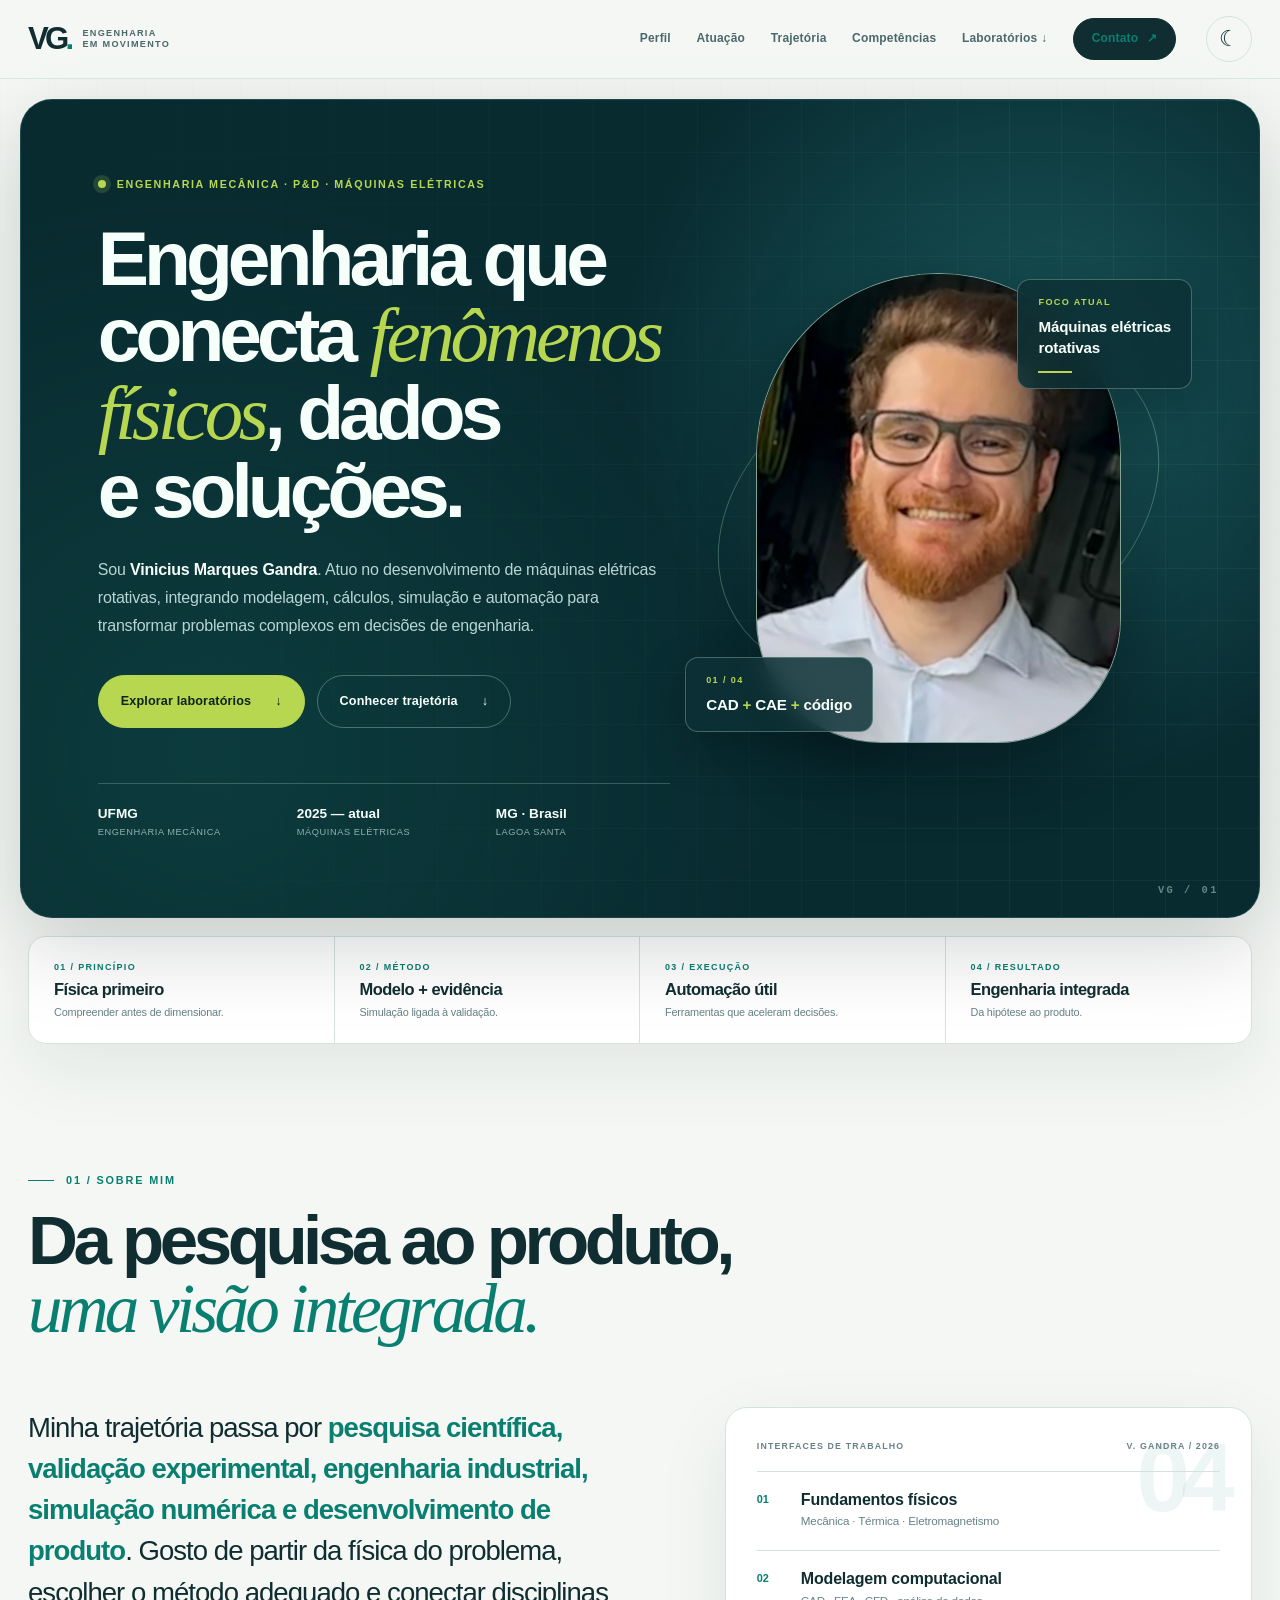
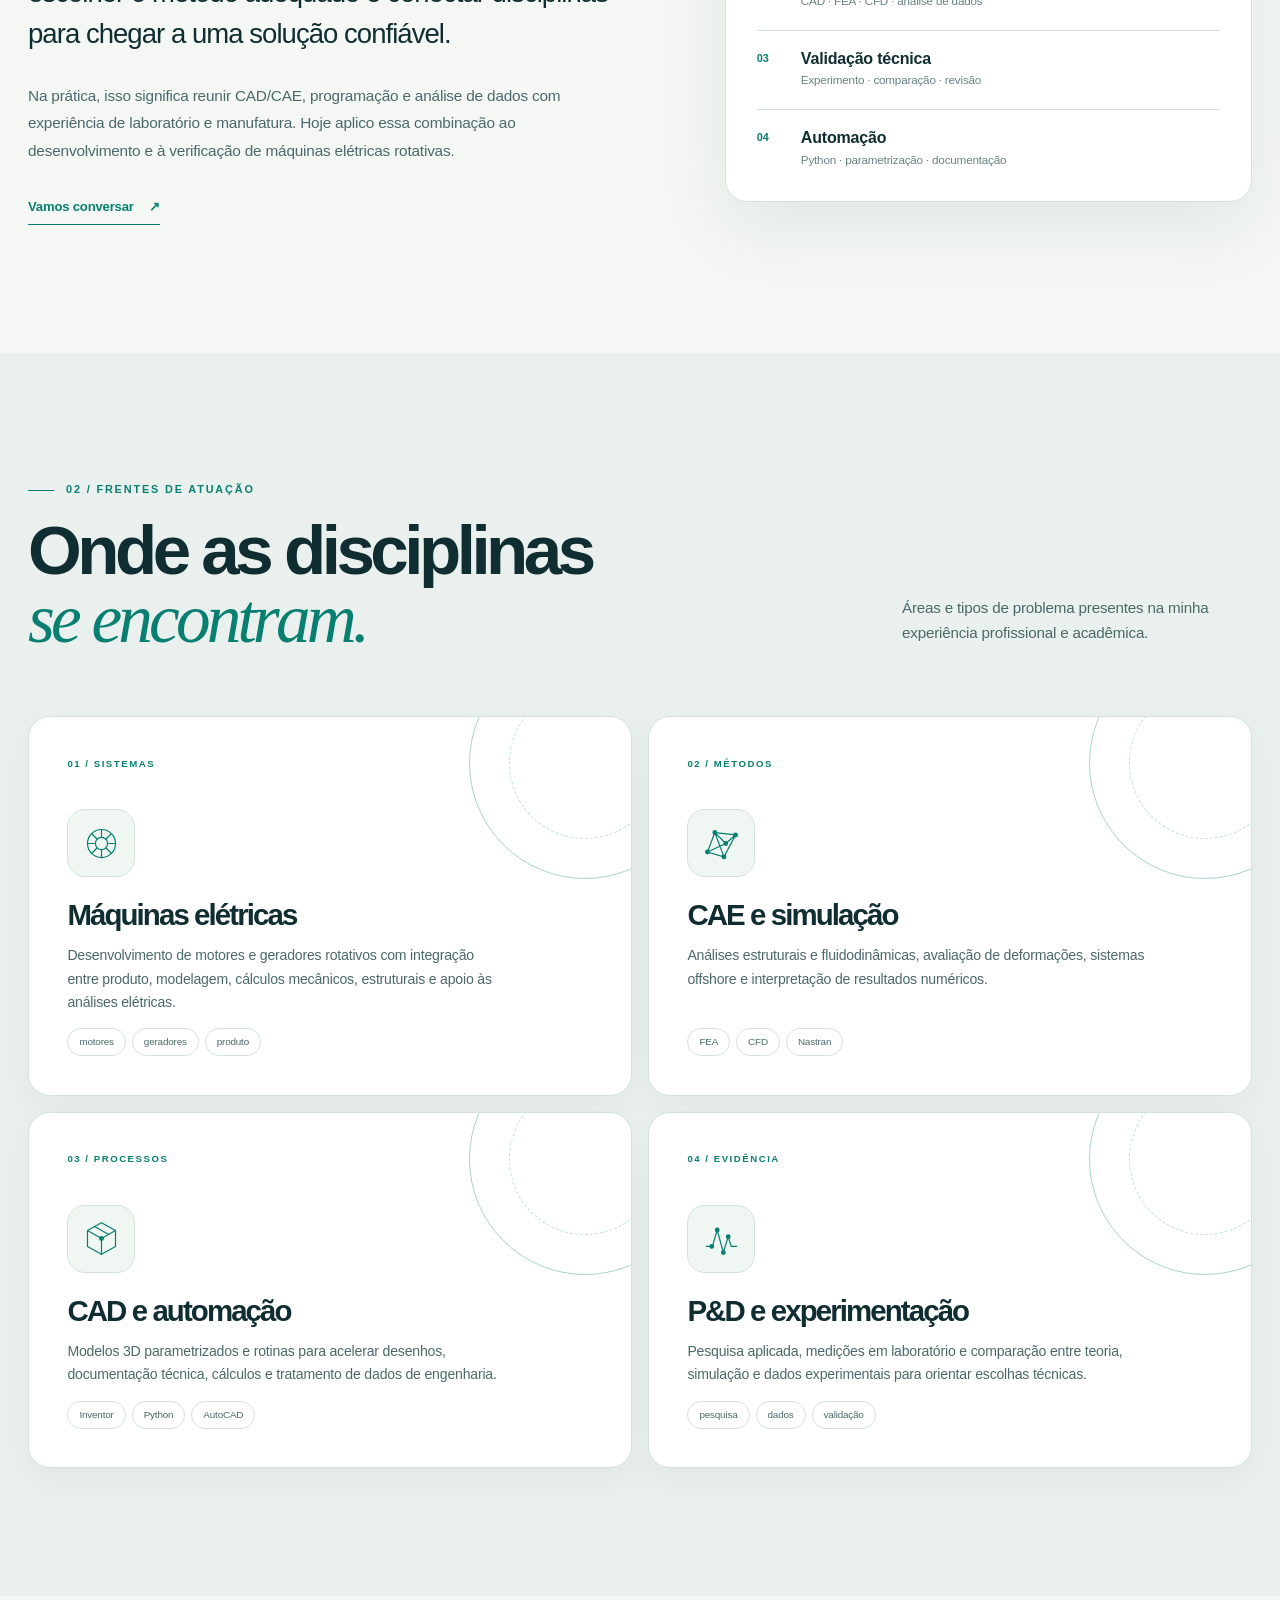
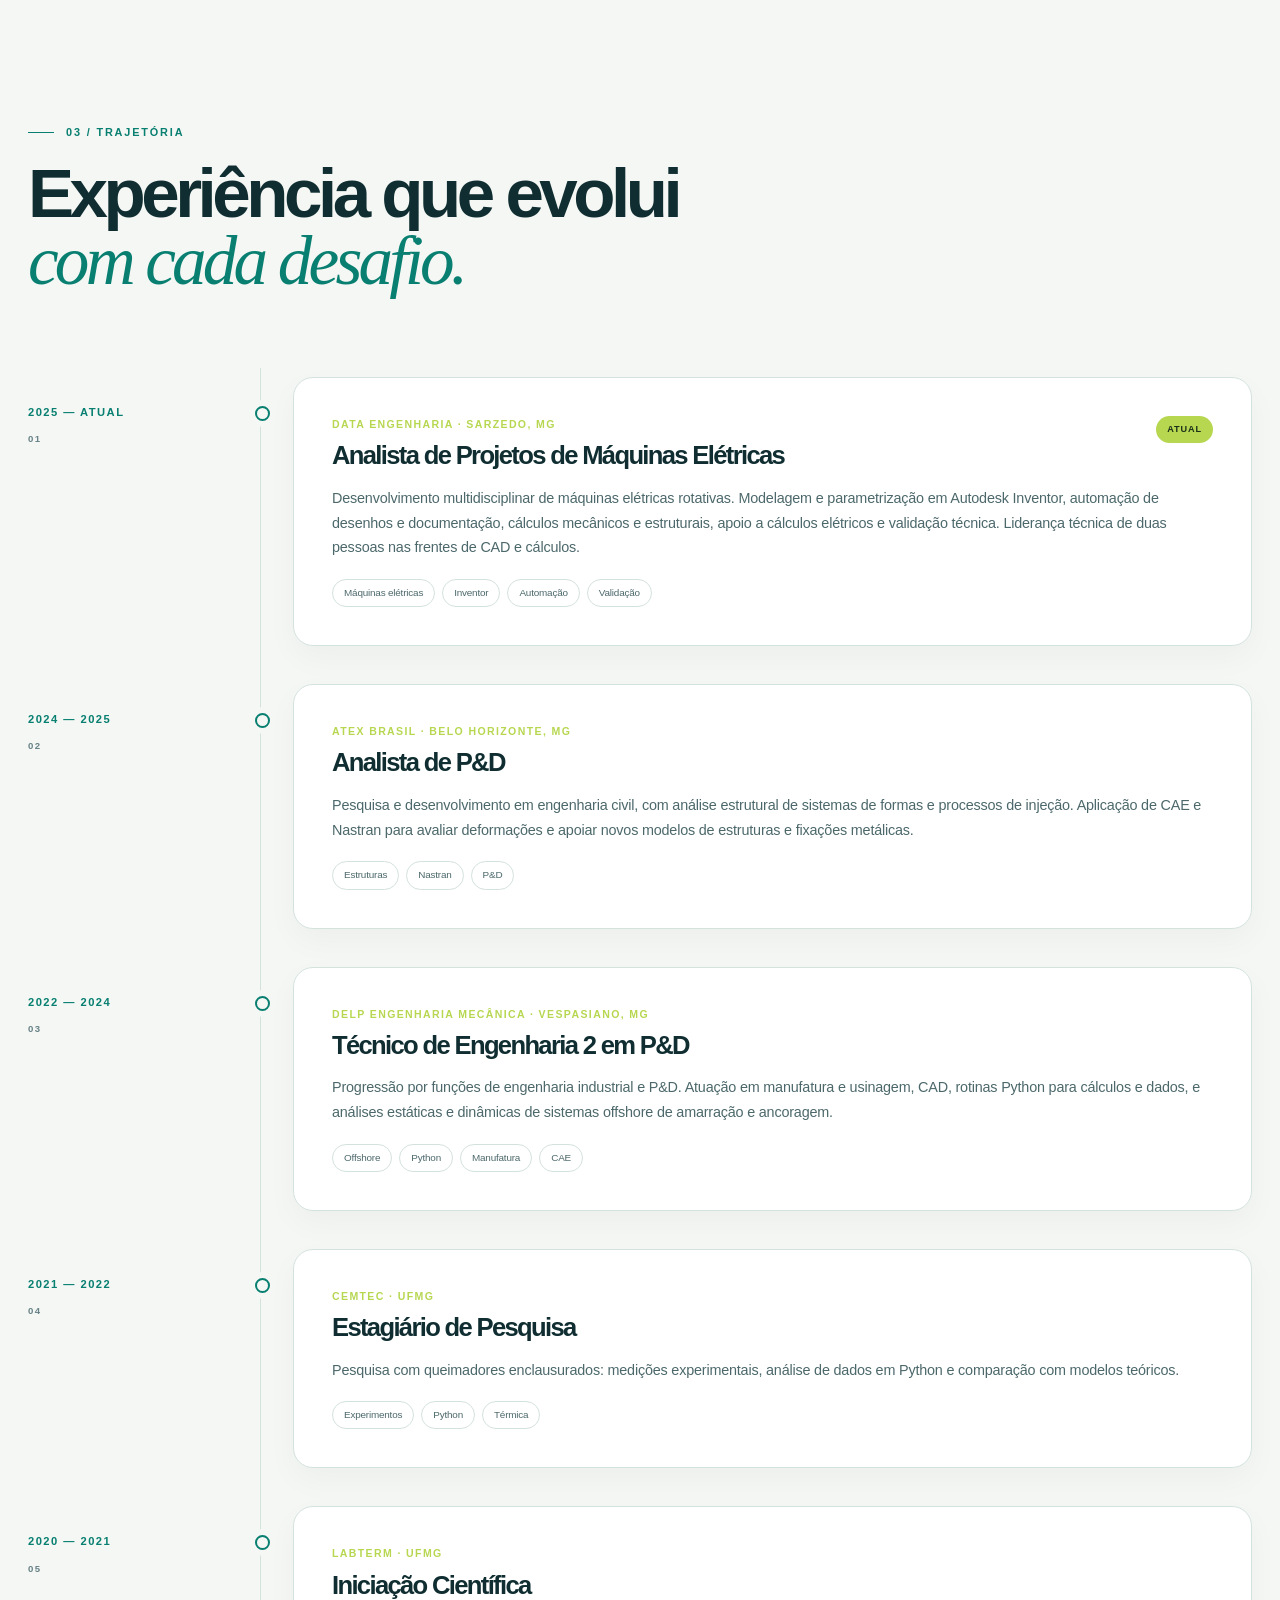
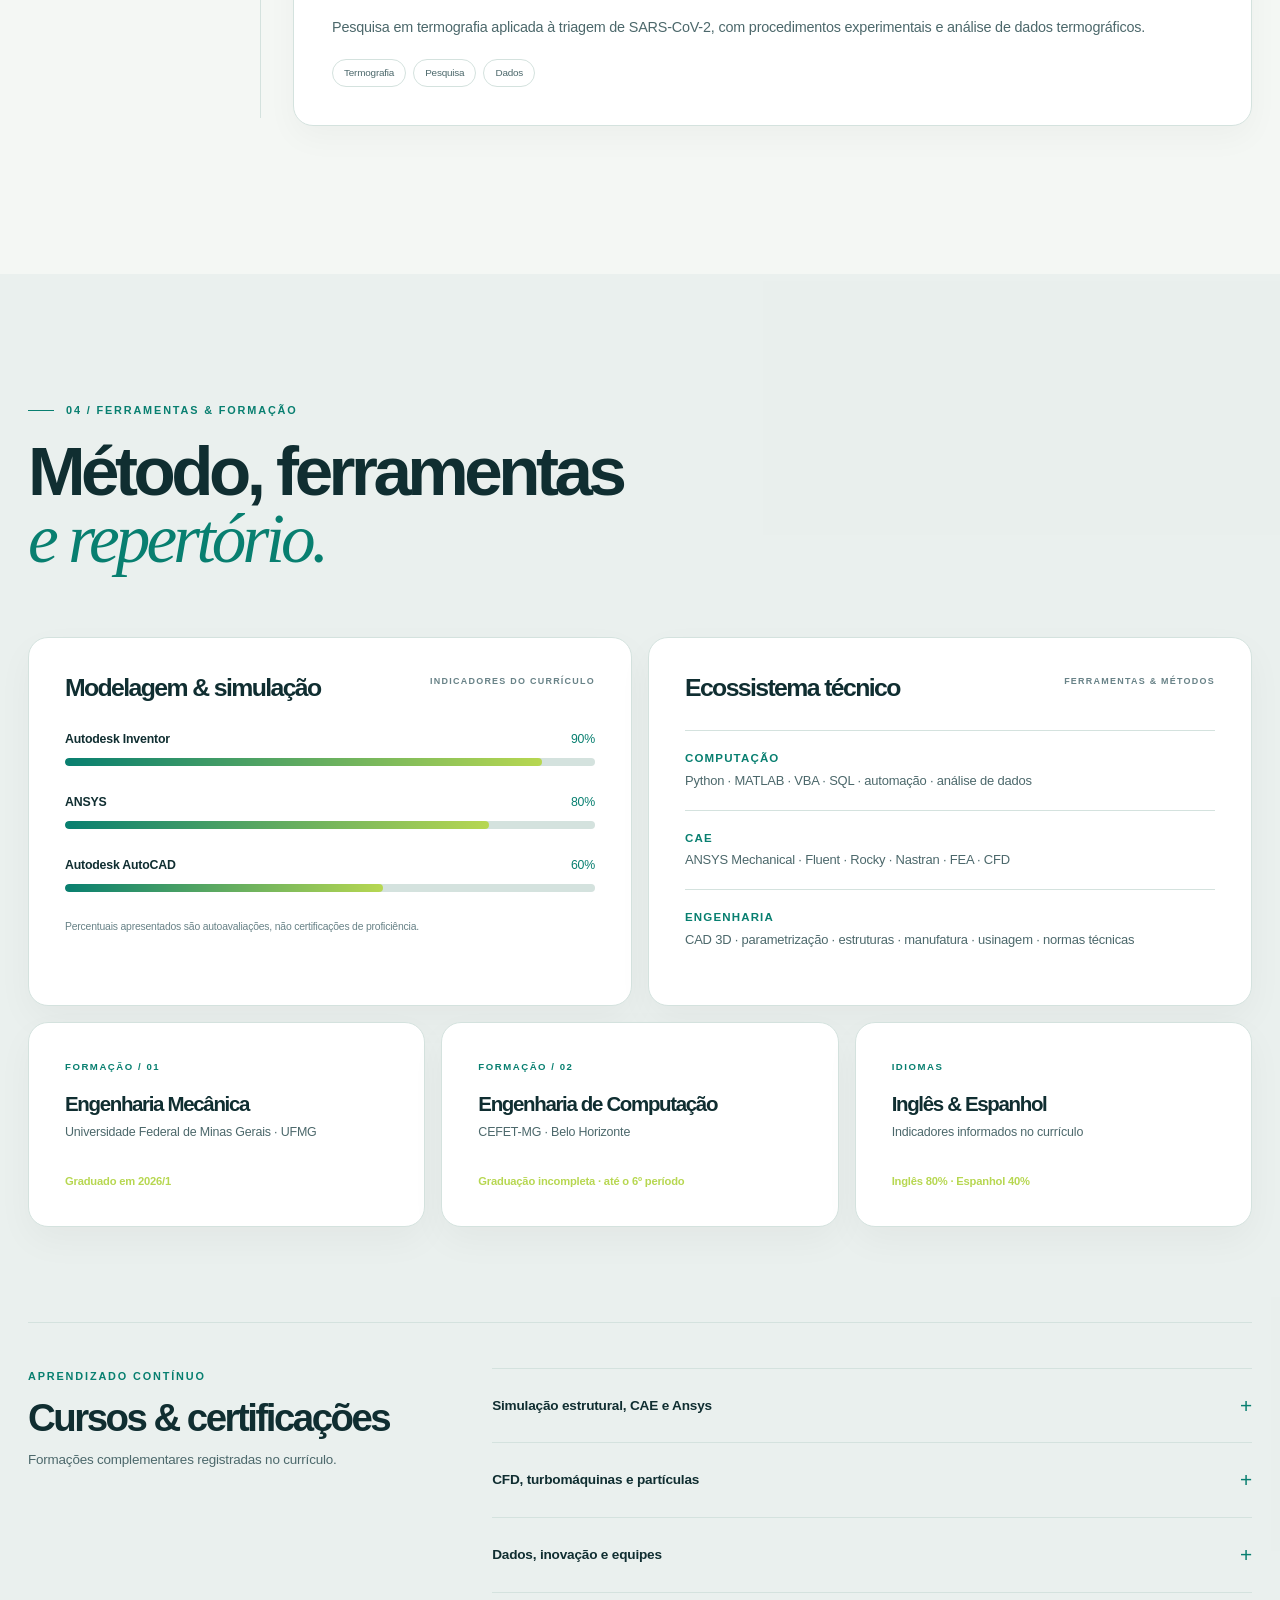
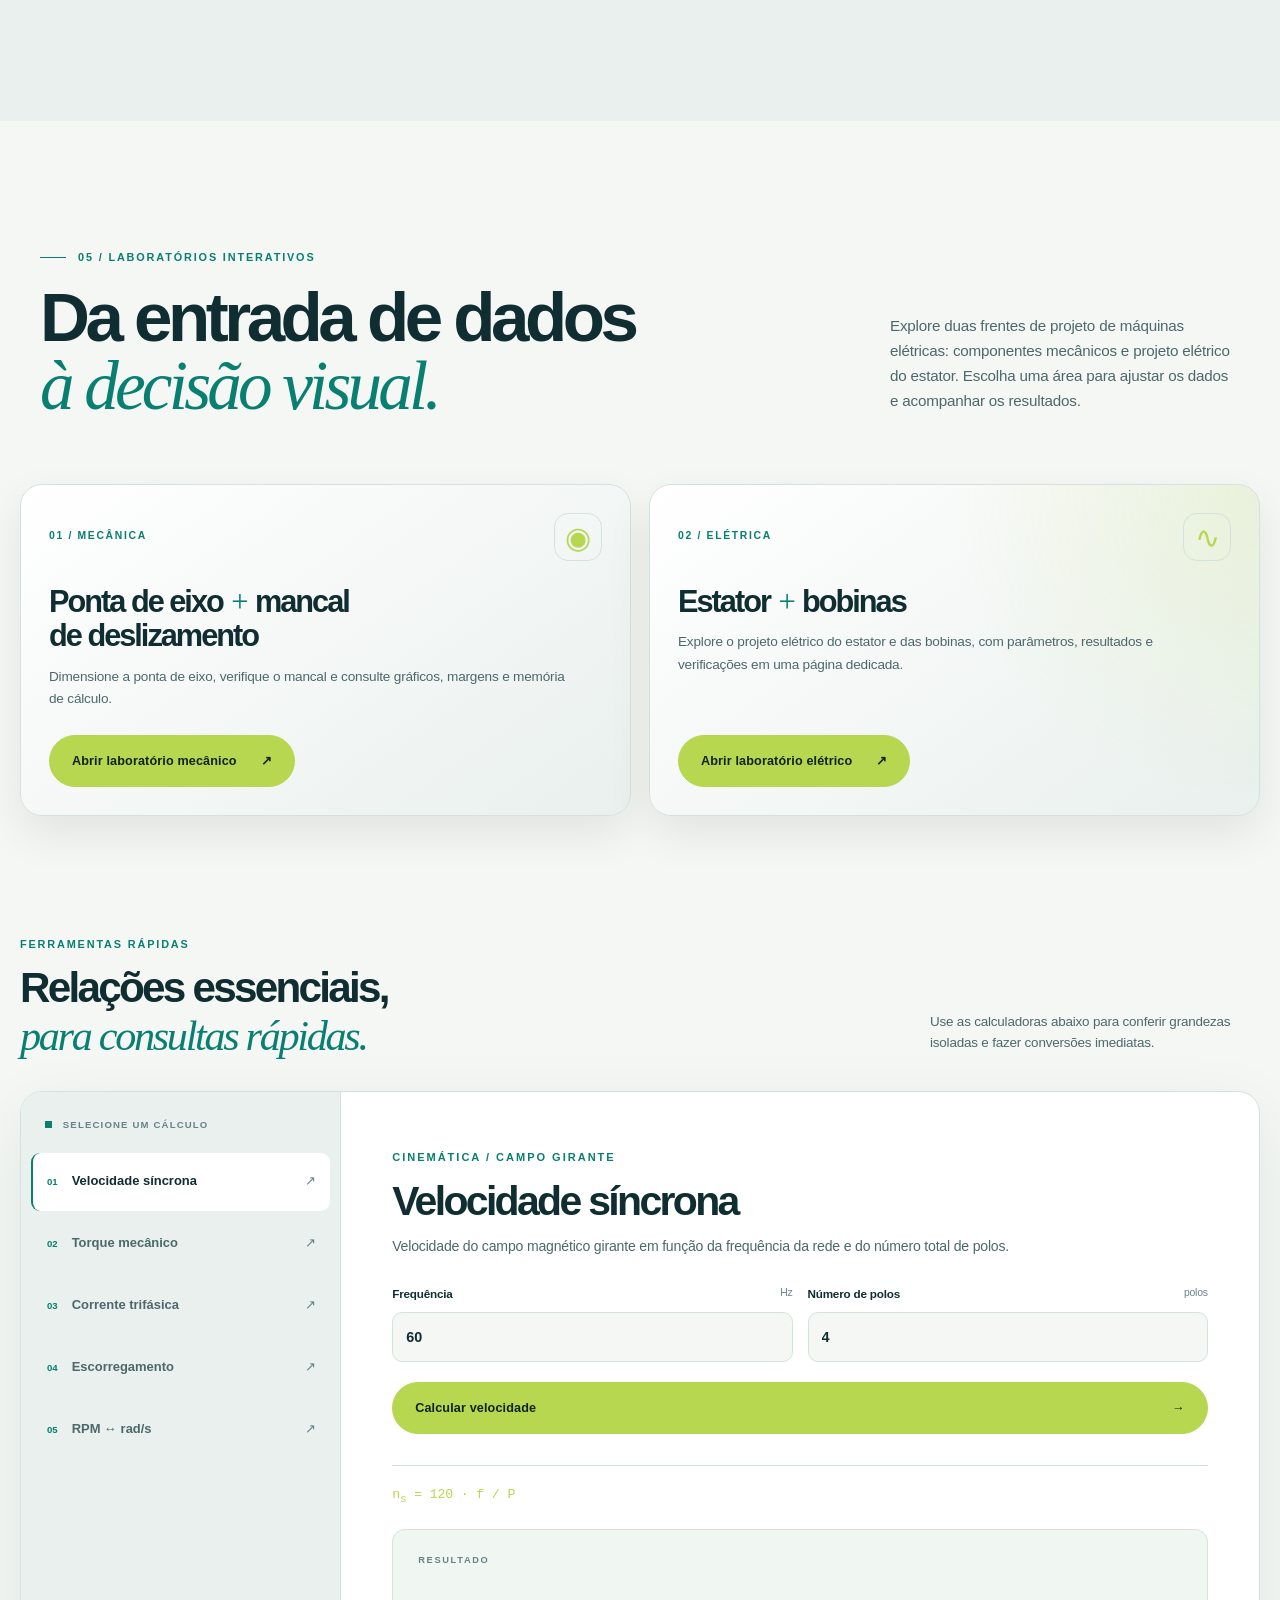
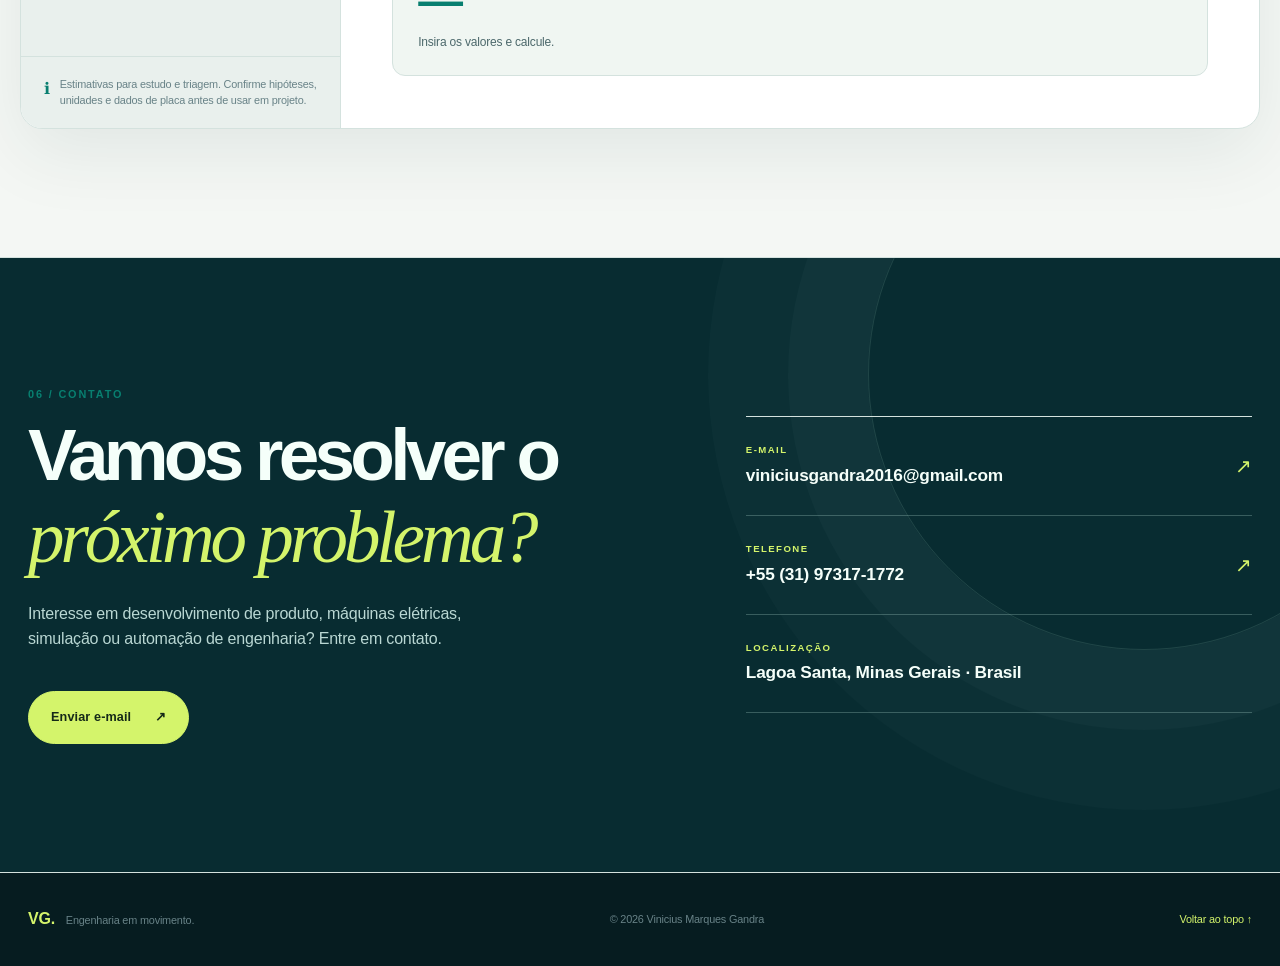
<file: index.html>
<!doctype html>
<html lang="pt-BR" data-theme="dark">
<head>
  <meta charset="utf-8">
  <meta name="viewport" content="width=device-width, initial-scale=1">
  <meta name="theme-color" content="#071a1e">
  <meta name="description" content="Portfólio de Vinicius Marques Gandra: engenharia mecânica, máquinas elétricas, simulação, CAD e automação de engenharia.">
  <title>Vinicius Marques Gandra | Engenharia & Máquinas Elétricas</title>
  <link rel="icon" href="data:image/svg+xml,%3Csvg xmlns='http://www.w3.org/2000/svg' viewBox='0 0 64 64'%3E%3Crect width='64' height='64' rx='16' fill='%23082b30'/%3E%3Cpath d='M12 16 32 50 52 16' fill='none' stroke='%23d4f46b' stroke-width='6' stroke-linecap='round'/%3E%3C/svg%3E">
  
  
  <link rel="stylesheet" href="./style.css">
  
  <script src="./script.js" defer></script>
</head>
<body>
  <a class="skip-link" href="#conteudo">Pular para o conteúdo</a>
  <div class="top-progress" id="top-progress" aria-hidden="true"></div>
  <header class="site-header" id="inicio">
    <nav class="nav shell" aria-label="Navegação principal">
      <a class="brand" href="#inicio" aria-label="Vinicius Gandra, voltar ao início"><span class="brand-mark">VG<span>.</span></span><span class="brand-caption">ENGENHARIA<br>EM MOVIMENTO</span></a>
      <button class="menu-toggle icon-button" id="menu-toggle" type="button" aria-expanded="false" aria-controls="nav-links" aria-label="Abrir menu"><span></span><span></span><span></span></button>
      <div class="nav-links" id="nav-links">
        <a href="#perfil">Perfil</a><a href="#atuacao">Atuação</a><a href="#experiencia">Trajetória</a><a href="#competencias">Competências</a><a href="#laboratorio">Laboratórios <span aria-hidden="true">↓</span></a>
        <a class="nav-contact" href="#contato">Contato <span aria-hidden="true">↗</span></a>
      </div>
      <button class="theme-toggle icon-button" id="theme-toggle" type="button" aria-label="Ativar tema claro" title="Alternar tema"><span class="theme-icon" aria-hidden="true">☼</span></button>
    </nav>
  </header>

  <main id="conteudo">
    <section class="hero shell section-pad" aria-labelledby="hero-title">
      <div class="hero-copy reveal">
        <div class="eyebrow"><span class="signal"></span> ENGENHARIA MECÂNICA · P&D · MÁQUINAS ELÉTRICAS</div>
        <h1 id="hero-title">Engenharia que conecta <em>fenômenos físicos</em>, dados e soluções.</h1>
        <p class="hero-lead">Sou <strong>Vinicius Marques Gandra</strong>. Atuo no desenvolvimento de máquinas elétricas rotativas, integrando modelagem, cálculos, simulação e automação para transformar problemas complexos em decisões de engenharia.</p>
        <div class="hero-actions"><a class="button button-primary" href="#laboratorio">Explorar laboratórios <span aria-hidden="true">↓</span></a><a class="button button-ghost" href="#experiencia">Conhecer trajetória <span aria-hidden="true">↓</span></a></div>
        <div class="hero-facts" aria-label="Informações principais"><span><strong>UFMG</strong>Engenharia Mecânica</span><span><strong>2025 — atual</strong>Máquinas elétricas</span><span><strong>MG · Brasil</strong>Lagoa Santa</span></div>
      </div>
      <div class="hero-visual reveal">
        <div class="orbit orbit-one"></div><div class="orbit orbit-two"></div>
        <div class="portrait-frame"><img src="./assets/gandra.png" alt="Retrato de Vinicius Marques Gandra" width="984" height="1060" fetchpriority="high"></div>
        <div class="hero-card hero-card-top"><span class="mini-label">FOCO ATUAL</span><strong>Máquinas elétricas<br>rotativas</strong><span class="mini-line"></span></div>
        <div class="hero-card hero-card-bottom"><span class="card-code">01 / 04</span><strong>CAD <span>+</span> CAE <span>+</span> código</strong></div>
      </div>
    </section>

    <div class="capability-strip shell" aria-label="Especialidades em destaque">
      <div><span>01 / PRINCÍPIO</span><strong>Física primeiro</strong><small>Compreender antes de dimensionar.</small></div>
      <div><span>02 / MÉTODO</span><strong>Modelo + evidência</strong><small>Simulação ligada à validação.</small></div>
      <div><span>03 / EXECUÇÃO</span><strong>Automação útil</strong><small>Ferramentas que aceleram decisões.</small></div>
      <div><span>04 / RESULTADO</span><strong>Engenharia integrada</strong><small>Da hipótese ao produto.</small></div>
    </div>

    <section class="section shell section-pad" id="perfil" aria-labelledby="perfil-title">
      <div class="section-heading reveal"><p class="kicker">01 / SOBRE MIM</p><h2 id="perfil-title">Da pesquisa ao produto,<br><em>uma visão integrada.</em></h2></div>
      <div class="profile-grid">
        <div class="profile-main reveal"><p class="large-copy">Minha trajetória passa por <strong>pesquisa científica, validação experimental, engenharia industrial, simulação numérica e desenvolvimento de produto</strong>. Gosto de partir da física do problema, escolher o método adequado e conectar disciplinas para chegar a uma solução confiável.</p><p>Na prática, isso significa reunir CAD/CAE, programação e análise de dados com experiência de laboratório e manufatura. Hoje aplico essa combinação ao desenvolvimento e à verificação de máquinas elétricas rotativas.</p><a class="text-link" href="#contato">Vamos conversar <span aria-hidden="true">↗</span></a></div>
        <aside class="profile-aside reveal" aria-label="Eixos de atuação"><div class="aside-top"><span>INTERFACES DE TRABALHO</span><span>V. GANDRA / 2026</span></div><div class="axis-list"><div><span>01</span><strong>Fundamentos físicos</strong><small>Mecânica · Térmica · Eletromagnetismo</small></div><div><span>02</span><strong>Modelagem computacional</strong><small>CAD · FEA · CFD · análise de dados</small></div><div><span>03</span><strong>Validação técnica</strong><small>Experimento · comparação · revisão</small></div><div><span>04</span><strong>Automação</strong><small>Python · parametrização · documentação</small></div></div></aside>
      </div>
    </section>

    <section class="section section-alt section-pad" id="atuacao" aria-labelledby="atuacao-title"><div class="shell">
      <div class="section-heading row-heading reveal"><div><p class="kicker">02 / FRENTES DE ATUAÇÃO</p><h2 id="atuacao-title">Onde as disciplinas<br><em>se encontram.</em></h2></div><p>Áreas e tipos de problema presentes na minha experiência profissional e acadêmica.</p></div>
      <div class="area-grid">
        <article class="area-card reveal"><span class="area-index">01 / SISTEMAS</span><div class="area-symbol" aria-hidden="true"><svg viewBox="0 0 64 64" fill="none" stroke="currentColor" stroke-width="2" stroke-linecap="round"><circle cx="32" cy="32" r="23"/><circle cx="32" cy="32" r="10"/><path d="M32 9v13M32 42v13M9 32h13M42 32h13M16 16l9 9M39 39l9 9M48 16l-9 9M25 39l-9 9"/></svg></div><h3>Máquinas elétricas</h3><p>Desenvolvimento de motores e geradores rotativos com integração entre produto, modelagem, cálculos mecânicos, estruturais e apoio às análises elétricas.</p><div class="tag-row"><span>motores</span><span>geradores</span><span>produto</span></div></article>
        <article class="area-card reveal"><span class="area-index">02 / MÉTODOS</span><div class="area-symbol" aria-hidden="true"><svg viewBox="0 0 64 64" fill="none" stroke="currentColor" stroke-width="2" stroke-linecap="round" stroke-linejoin="round"><path d="M9 46 21 14l18 18 16-14M9 46l27 8 19-36M21 14l15 40M21 14 55 18M9 46l30-14"/><circle cx="9" cy="46" r="3" fill="currentColor"/><circle cx="21" cy="14" r="3" fill="currentColor"/><circle cx="39" cy="32" r="3" fill="currentColor"/><circle cx="55" cy="18" r="3" fill="currentColor"/><circle cx="36" cy="54" r="3" fill="currentColor"/></svg></div><h3>CAE e simulação</h3><p>Análises estruturais e fluidodinâmicas, avaliação de deformações, sistemas offshore e interpretação de resultados numéricos.</p><div class="tag-row"><span>FEA</span><span>CFD</span><span>Nastran</span></div></article>
        <article class="area-card reveal"><span class="area-index">03 / PROCESSOS</span><div class="area-symbol" aria-hidden="true"><svg viewBox="0 0 64 64" fill="none" stroke="currentColor" stroke-width="2" stroke-linecap="round" stroke-linejoin="round"><path d="m32 6 23 13v26L32 58 9 45V19L32 6Z"/><path d="m9 19 23 13 23-13M32 32v26M20 12l23 13"/><circle cx="32" cy="32" r="3" fill="currentColor"/></svg></div><h3>CAD e automação</h3><p>Modelos 3D parametrizados e rotinas para acelerar desenhos, documentação técnica, cálculos e tratamento de dados de engenharia.</p><div class="tag-row"><span>Inventor</span><span>Python</span><span>AutoCAD</span></div></article>
        <article class="area-card reveal"><span class="area-index">04 / EVIDÊNCIA</span><div class="area-symbol" aria-hidden="true"><svg viewBox="0 0 64 64" fill="none" stroke="currentColor" stroke-width="2" stroke-linecap="round"><path d="M7 45h10l8-27 10 37 8-26 5 16h9"/><circle cx="16" cy="45" r="3" fill="currentColor"/><circle cx="25" cy="18" r="3" fill="currentColor"/><circle cx="35" cy="55" r="3" fill="currentColor"/><circle cx="43" cy="29" r="3" fill="currentColor"/></svg></div><h3>P&D e experimentação</h3><p>Pesquisa aplicada, medições em laboratório e comparação entre teoria, simulação e dados experimentais para orientar escolhas técnicas.</p><div class="tag-row"><span>pesquisa</span><span>dados</span><span>validação</span></div></article>
      </div>
    </div></section>

    <section class="section shell section-pad" id="experiencia" aria-labelledby="experiencia-title">
      <div class="section-heading reveal"><p class="kicker">03 / TRAJETÓRIA</p><h2 id="experiencia-title">Experiência que evolui<br><em>com cada desafio.</em></h2></div>
      <div class="timeline">
        <article class="timeline-item reveal"><div class="timeline-date">2025 — ATUAL<span>01</span></div><div class="timeline-content"><div class="timeline-top"><div><p class="company">DATA ENGENHARIA · SARZEDO, MG</p><h3>Analista de Projetos de Máquinas Elétricas</h3></div><span class="current-badge">ATUAL</span></div><p>Desenvolvimento multidisciplinar de máquinas elétricas rotativas. Modelagem e parametrização em Autodesk Inventor, automação de desenhos e documentação, cálculos mecânicos e estruturais, apoio a cálculos elétricos e validação técnica. Liderança técnica de duas pessoas nas frentes de CAD e cálculos.</p><div class="timeline-tags"><span>Máquinas elétricas</span><span>Inventor</span><span>Automação</span><span>Validação</span></div></div></article>
        <article class="timeline-item reveal"><div class="timeline-date">2024 — 2025<span>02</span></div><div class="timeline-content"><p class="company">ATEX BRASIL · BELO HORIZONTE, MG</p><h3>Analista de P&D</h3><p>Pesquisa e desenvolvimento em engenharia civil, com análise estrutural de sistemas de formas e processos de injeção. Aplicação de CAE e Nastran para avaliar deformações e apoiar novos modelos de estruturas e fixações metálicas.</p><div class="timeline-tags"><span>Estruturas</span><span>Nastran</span><span>P&D</span></div></div></article>
        <article class="timeline-item reveal"><div class="timeline-date">2022 — 2024<span>03</span></div><div class="timeline-content"><p class="company">DELP ENGENHARIA MECÂNICA · VESPASIANO, MG</p><h3>Técnico de Engenharia 2 em P&D</h3><p>Progressão por funções de engenharia industrial e P&D. Atuação em manufatura e usinagem, CAD, rotinas Python para cálculos e dados, e análises estáticas e dinâmicas de sistemas offshore de amarração e ancoragem.</p><div class="timeline-tags"><span>Offshore</span><span>Python</span><span>Manufatura</span><span>CAE</span></div></div></article>
        <article class="timeline-item reveal"><div class="timeline-date">2021 — 2022<span>04</span></div><div class="timeline-content"><p class="company">CEMTEC · UFMG</p><h3>Estagiário de Pesquisa</h3><p>Pesquisa com queimadores enclausurados: medições experimentais, análise de dados em Python e comparação com modelos teóricos.</p><div class="timeline-tags"><span>Experimentos</span><span>Python</span><span>Térmica</span></div></div></article>
        <article class="timeline-item reveal"><div class="timeline-date">2020 — 2021<span>05</span></div><div class="timeline-content"><p class="company">LABTERM · UFMG</p><h3>Iniciação Científica</h3><p>Pesquisa em termografia aplicada à triagem de SARS-CoV-2, com procedimentos experimentais e análise de dados termográficos.</p><div class="timeline-tags"><span>Termografia</span><span>Pesquisa</span><span>Dados</span></div></div></article>
      </div>
    </section>

    <section class="section section-alt section-pad" id="competencias" aria-labelledby="competencias-title"><div class="shell">
      <div class="section-heading reveal"><p class="kicker">04 / FERRAMENTAS & FORMAÇÃO</p><h2 id="competencias-title">Método, ferramentas<br><em>e repertório.</em></h2></div>
      <div class="skills-layout">
        <div class="skills-panel reveal"><div class="panel-head"><h3>Modelagem & simulação</h3><span>INDICADORES DO CURRÍCULO</span></div><div class="skill-meter"><div><strong>Autodesk Inventor</strong><span>90%</span></div><div class="meter"><i style="--level:90%"></i></div></div><div class="skill-meter"><div><strong>ANSYS</strong><span>80%</span></div><div class="meter"><i style="--level:80%"></i></div></div><div class="skill-meter"><div><strong>Autodesk AutoCAD</strong><span>60%</span></div><div class="meter"><i style="--level:60%"></i></div></div><p class="meter-note">Percentuais apresentados são autoavaliações, não certificações de proficiência.</p></div>
        <div class="stack-panel reveal"><div class="panel-head"><h3>Ecossistema técnico</h3><span>FERRAMENTAS & MÉTODOS</span></div><div class="stack-groups"><div><h4>Computação</h4><p>Python · MATLAB · VBA · SQL · automação · análise de dados</p></div><div><h4>CAE</h4><p>ANSYS Mechanical · Fluent · Rocky · Nastran · FEA · CFD</p></div><div><h4>Engenharia</h4><p>CAD 3D · parametrização · estruturas · manufatura · usinagem · normas técnicas</p></div></div></div>
      </div>
      <div class="education-grid">
        <article class="info-card reveal"><span class="card-label">FORMAÇÃO / 01</span><h3>Engenharia Mecânica</h3><p>Universidade Federal de Minas Gerais · UFMG</p><strong>Graduado em 2026/1</strong></article>
        <article class="info-card reveal"><span class="card-label">FORMAÇÃO / 02</span><h3>Engenharia de Computação</h3><p>CEFET-MG · Belo Horizonte</p><strong>Graduação incompleta · até o 6º período</strong></article>
        <article class="info-card reveal"><span class="card-label">IDIOMAS</span><h3>Inglês & Espanhol</h3><p>Indicadores informados no currículo</p><strong>Inglês 80% · Espanhol 40%</strong></article>
      </div>
      <div class="certifications reveal"><div class="cert-intro"><p class="kicker">APRENDIZADO CONTÍNUO</p><h3>Cursos & certificações</h3><p>Formações complementares registradas no currículo.</p></div><div class="cert-list"><details><summary>Simulação estrutural, CAE e Ansys <span aria-hidden="true">+</span></summary><ul><li>Introdução ao Código ASME VIII Div. 2 utilizando Ansys Workbench</li><li>Análise de vasos de pressão e longevidade de componentes</li><li>Análise não linear com Ansys</li><li>Simulação estrutural (FEA) e Fundamentos de CAE</li></ul></details><details><summary>CFD, turbomáquinas e partículas <span aria-hidden="true">+</span></summary><ul><li>Modelagem Computacional de Turbomáquinas com Ansys CFD</li><li>Simulação Fluidodinâmica (CFD) utilizando Ansys</li><li>Introdução à Simulação de Dinâmica de Partículas com Ansys Rocky</li></ul></details><details><summary>Dados, inovação e equipes <span aria-hidden="true">+</span></summary><ul><li>Introdução ao SQL com MySQL</li><li>Inovação em Engenharia</li><li>O Grande Encontro 2022 — Equipes de alta performance</li></ul></details></div></div>
    </div></section>

    <section class="section shell section-pad" id="laboratorio" aria-labelledby="laboratorio-title">
      <div class="section-heading row-heading reveal"><div><p class="kicker">05 / LABORATÓRIOS INTERATIVOS</p><h2 id="laboratorio-title">Da entrada de dados<br><em>à decisão visual.</em></h2></div><p>Explore duas frentes de projeto de máquinas elétricas: componentes mecânicos e projeto elétrico do estator. Escolha uma área para ajustar os dados e acompanhar os resultados.</p></div>
      <div class="lab-paths reveal" aria-label="Escolha uma área do laboratório">
        <article class="lab-path lab-path-mechanical">
          <div class="lab-path-top"><span class="lab-path-index">01 / MECÂNICA</span><span class="lab-path-symbol" aria-hidden="true">◉</span></div>
          <h3>Ponta de eixo <em>+</em> mancal de deslizamento</h3>
          <p>Dimensione a ponta de eixo, verifique o mancal e consulte gráficos, margens e memória de cálculo.</p>
          <a class="button button-primary" href="./site-v2/laboratorio.html">Abrir laboratório mecânico <span aria-hidden="true">↗</span></a>
        </article>
        <article class="lab-path lab-path-electrical">
          <div class="lab-path-top"><span class="lab-path-index">02 / ELÉTRICA</span><span class="lab-path-symbol" aria-hidden="true">∿</span></div>
          <h3>Estator <em>+</em> bobinas</h3>
          <p>Explore o projeto elétrico do estator e das bobinas, com parâmetros, resultados e verificações em uma página dedicada.</p>
          <a class="button button-primary" href="./site-v2/laboratorio-eletrico.html">Abrir laboratório elétrico <span aria-hidden="true">↗</span></a>
        </article>
      </div>

      <div class="quick-heading reveal"><div><p class="kicker">FERRAMENTAS RÁPIDAS</p><h3>Relações essenciais,<br><em>para consultas rápidas.</em></h3></div><p>Use as calculadoras abaixo para conferir grandezas isoladas e fazer conversões imediatas.</p></div>
      <div class="calc-shell reveal">
        <div class="calc-sidebar"><div class="calc-sidebar-top"><span class="tiny-square" aria-hidden="true"></span> SELECIONE UM CÁLCULO</div><div class="calc-tabs" role="tablist" aria-label="Tipos de cálculo"><button type="button" class="calc-tab is-active" role="tab" id="tab-synchronous" aria-selected="true" aria-controls="panel-synchronous" data-calc="synchronous"><span>01</span>Velocidade síncrona <b>↗</b></button><button type="button" class="calc-tab" role="tab" id="tab-torque" aria-selected="false" aria-controls="panel-torque" tabindex="-1" data-calc="torque"><span>02</span>Torque mecânico <b>↗</b></button><button type="button" class="calc-tab" role="tab" id="tab-current" aria-selected="false" aria-controls="panel-current" tabindex="-1" data-calc="current"><span>03</span>Corrente trifásica <b>↗</b></button><button type="button" class="calc-tab" role="tab" id="tab-slip" aria-selected="false" aria-controls="panel-slip" tabindex="-1" data-calc="slip"><span>04</span>Escorregamento <b>↗</b></button><button type="button" class="calc-tab" role="tab" id="tab-conversion" aria-selected="false" aria-controls="panel-conversion" tabindex="-1" data-calc="conversion"><span>05</span>RPM ↔ rad/s <b>↗</b></button></div><div class="calc-note"><span>ℹ</span><p>Estimativas para estudo e triagem. Confirme hipóteses, unidades e dados de placa antes de usar em projeto.</p></div></div>
        <div class="calc-content">
          <section class="calc-panel" role="tabpanel" id="panel-synchronous" aria-labelledby="tab-synchronous"><div class="calc-head"><span class="calc-category">CINEMÁTICA / CAMPO GIRANTE</span><h3>Velocidade síncrona</h3><p>Velocidade do campo magnético girante em função da frequência da rede e do número total de polos.</p></div><form class="calc-form" data-calc-form="synchronous" novalidate><div class="field-grid"><label>Frequência <span>Hz</span><input name="frequency" type="text" inputmode="decimal" value="60" autocomplete="off" data-label="Frequência"></label><label>Número de polos <span>polos</span><input name="poles" type="text" inputmode="numeric" value="4" autocomplete="off" data-label="Número de polos"></label></div><button class="button button-primary calc-submit" type="submit">Calcular velocidade <span aria-hidden="true">→</span></button></form><div class="formula">n<sub>s</sub> = 120 · f / P</div><div class="calc-result" aria-live="polite"><span>RESULTADO</span><strong>—</strong><p>Insira os valores e calcule.</p></div></section>
          <section class="calc-panel" role="tabpanel" id="panel-torque" aria-labelledby="tab-torque" hidden><div class="calc-head"><span class="calc-category">POTÊNCIA / ROTAÇÃO</span><h3>Torque mecânico</h3><p>Torque no eixo calculado a partir da potência mecânica e da rotação.</p></div><form class="calc-form" data-calc-form="torque" novalidate><div class="field-grid"><label>Potência mecânica <span>kW</span><input name="power" type="text" inputmode="decimal" value="7,5" autocomplete="off" data-label="Potência mecânica"></label><label>Rotação <span>rpm</span><input name="rpm" type="text" inputmode="decimal" value="1750" autocomplete="off" data-label="Rotação"></label></div><button class="button button-primary calc-submit" type="submit">Calcular torque <span aria-hidden="true">→</span></button></form><div class="formula">T = 9550 · P / n</div><div class="calc-result" aria-live="polite"><span>RESULTADO</span><strong>—</strong><p>Insira os valores e calcule.</p></div></section>
          <section class="calc-panel" role="tabpanel" id="panel-current" aria-labelledby="tab-current" hidden><div class="calc-head"><span class="calc-category">SISTEMA TRIFÁSICO / ESTIMATIVA</span><h3>Corrente trifásica</h3><p>Corrente de linha aproximada para motor trifásico, usando potência mecânica de saída, tensão entre fases, fator de potência e rendimento.</p></div><form class="calc-form" data-calc-form="current" novalidate><div class="field-grid"><label>Potência de saída <span>kW</span><input name="power" type="text" inputmode="decimal" value="7,5" autocomplete="off" data-label="Potência de saída"></label><label>Tensão de linha <span>V</span><input name="voltage" type="text" inputmode="decimal" value="380" autocomplete="off" data-label="Tensão de linha"></label><label>Fator de potência <span>0–1</span><input name="powerFactor" type="text" inputmode="decimal" value="0,85" autocomplete="off" data-label="Fator de potência"></label><label>Rendimento <span>0–1</span><input name="efficiency" type="text" inputmode="decimal" value="0,90" autocomplete="off" data-label="Rendimento"></label></div><button class="button button-primary calc-submit" type="submit">Calcular corrente <span aria-hidden="true">→</span></button></form><div class="formula">I ≈ 1000 · P<sub>out</sub> / (√3 · V<sub>L</sub> · cos φ · η)</div><div class="calc-result" aria-live="polite"><span>RESULTADO</span><strong>—</strong><p>Não considera corrente de partida nem harmônicas.</p></div></section>
          <section class="calc-panel" role="tabpanel" id="panel-slip" aria-labelledby="tab-slip" hidden><div class="calc-head"><span class="calc-category">MOTOR DE INDUÇÃO</span><h3>Escorregamento</h3><p>Diferença relativa entre a velocidade síncrona e a velocidade do rotor em regime motor.</p></div><form class="calc-form" data-calc-form="slip" novalidate><div class="field-grid"><label>Velocidade síncrona <span>rpm</span><input name="syncRpm" type="text" inputmode="decimal" value="1800" autocomplete="off" data-label="Velocidade síncrona"></label><label>Velocidade do rotor <span>rpm</span><input name="rotorRpm" type="text" inputmode="decimal" value="1750" autocomplete="off" data-label="Velocidade do rotor"></label></div><button class="button button-primary calc-submit" type="submit">Calcular escorregamento <span aria-hidden="true">→</span></button></form><div class="formula">s = (n<sub>s</sub> − n) / n<sub>s</sub> · 100%</div><div class="calc-result" aria-live="polite"><span>RESULTADO</span><strong>—</strong><p>Para operação como motor, 0 ≤ n ≤ n<sub>s</sub>.</p></div></section>
          <section class="calc-panel" role="tabpanel" id="panel-conversion" aria-labelledby="tab-conversion" hidden><div class="calc-head"><span class="calc-category">CONVERSÃO DE UNIDADES</span><h3>RPM ↔ rad/s</h3><p>Converta rotação em velocidade angular, ou faça o caminho inverso.</p></div><form class="calc-form" data-calc-form="conversion" novalidate><div class="field-grid"><label>Direção <span>unidades</span><select name="direction" aria-label="Direção da conversão"><option value="rpm-to-rad">rpm → rad/s</option><option value="rad-to-rpm">rad/s → rpm</option></select></label><label>Valor <span id="conversion-unit">rpm</span><input name="value" type="text" inputmode="decimal" value="1800" autocomplete="off" data-label="Valor"></label></div><button class="button button-primary calc-submit" type="submit">Converter <span aria-hidden="true">→</span></button></form><div class="formula">ω = 2π · n / 60 <span class="formula-sep">|</span> n = 60 · ω / 2π</div><div class="calc-result" aria-live="polite"><span>RESULTADO</span><strong>—</strong><p>Insira o valor e converta.</p></div></section>
        </div>
      </div>
    </section>

    <section class="section contact-section section-pad" id="contato" aria-labelledby="contato-title"><div class="shell contact-grid"><div class="reveal"><p class="kicker">06 / CONTATO</p><h2 id="contato-title">Vamos resolver o<br><em>próximo problema?</em></h2><p>Interesse em desenvolvimento de produto, máquinas elétricas, simulação ou automação de engenharia? Entre em contato.</p><a class="button button-primary" href="mailto:viniciusgandra2016@gmail.com">Enviar e-mail <span aria-hidden="true">↗</span></a></div><div class="contact-details reveal"><a href="mailto:viniciusgandra2016@gmail.com"><span>E-MAIL</span><strong>viniciusgandra2016@gmail.com</strong><b aria-hidden="true">↗</b></a><a href="tel:+5531973171772"><span>TELEFONE</span><strong>+55 (31) 97317-1772</strong><b aria-hidden="true">↗</b></a><div><span>LOCALIZAÇÃO</span><strong>Lagoa Santa, Minas Gerais · Brasil</strong></div></div></div></section>
  </main>
  <footer class="site-footer"><div class="shell"><span><strong>VG.</strong> Engenharia em movimento.</span><span>© <span id="year">2026</span> Vinicius Marques Gandra</span><a href="#inicio">Voltar ao topo ↑</a></div></footer>
</body>
</html>
</file>
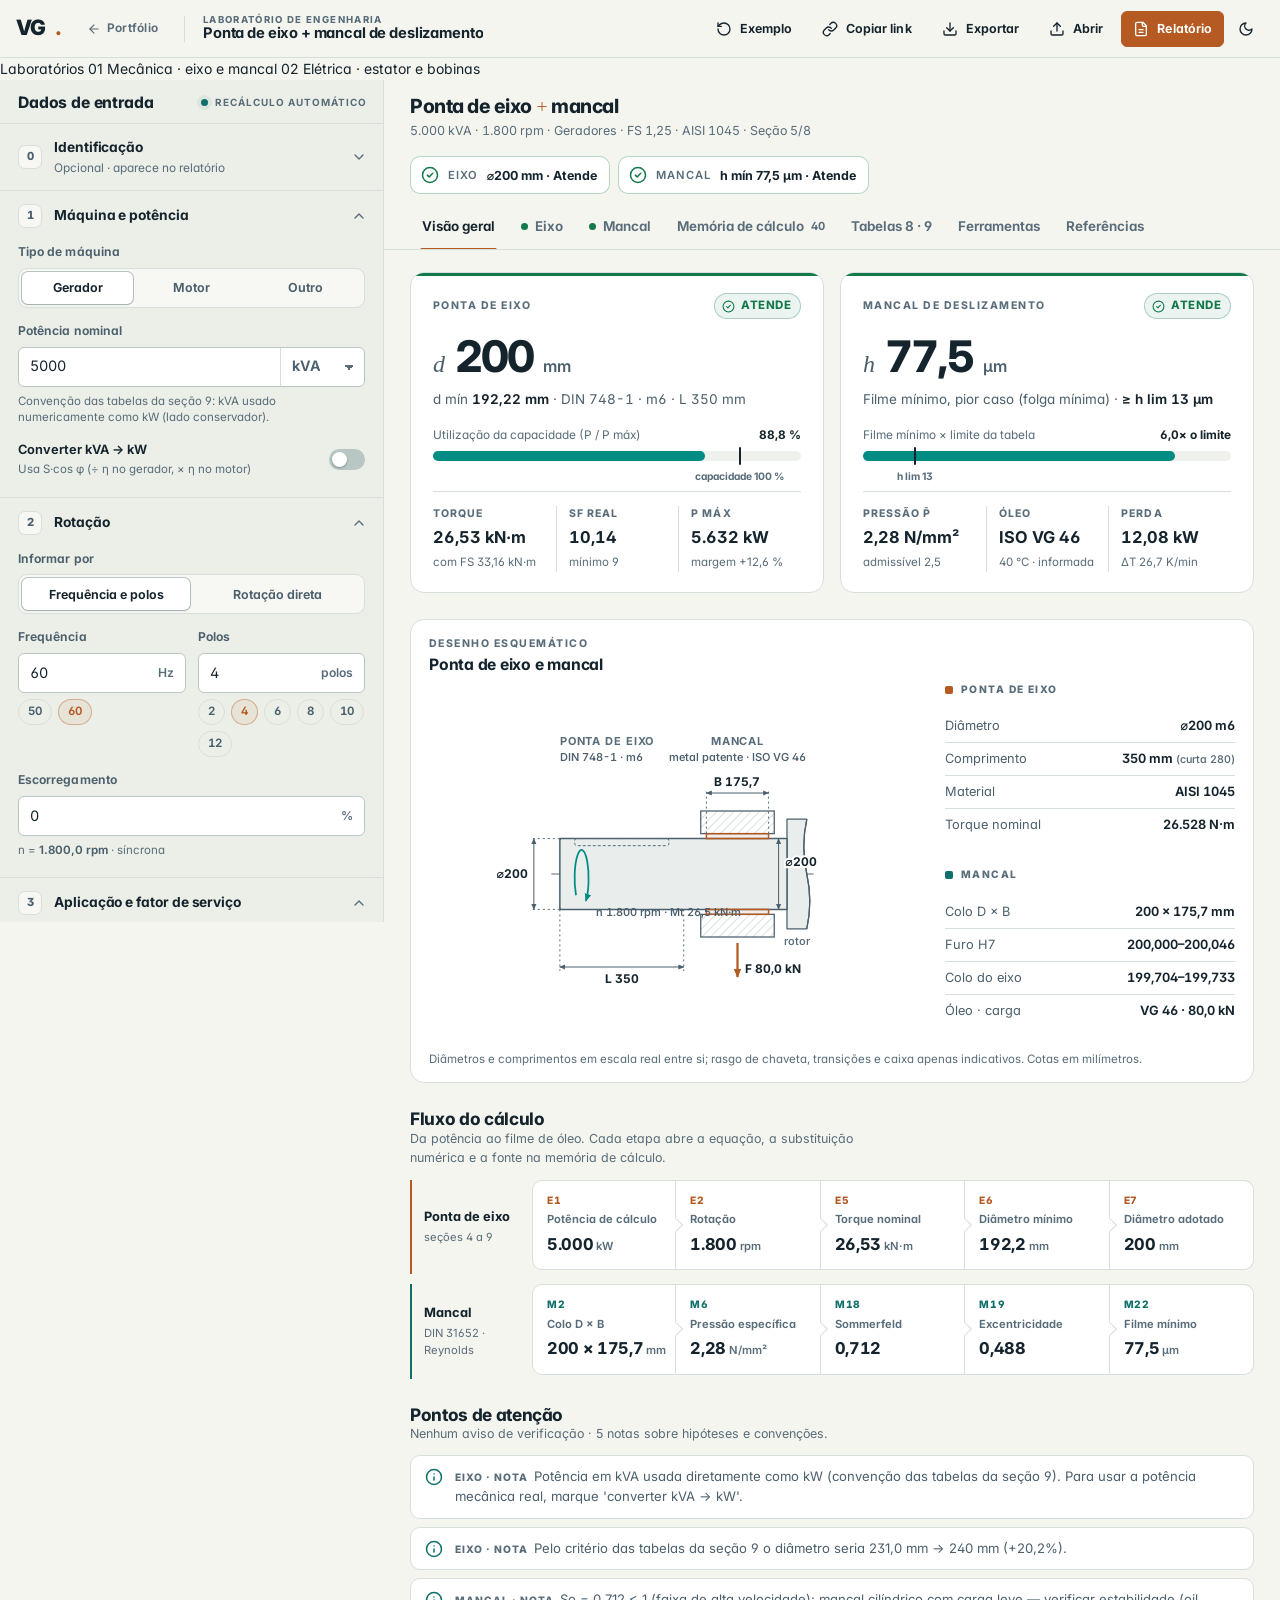
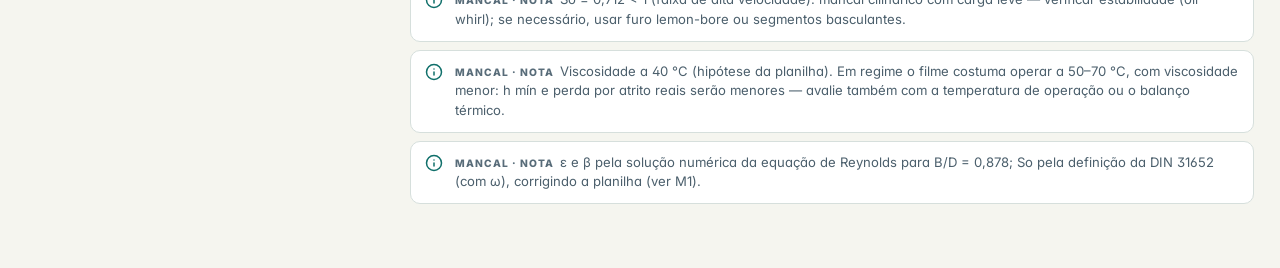
<file: laboratorio.html>
<!doctype html>
<html lang="pt-BR">
<head>
  <meta charset="utf-8">
  <meta name="viewport" content="width=device-width, initial-scale=1, viewport-fit=cover">
  <title>Laboratório · Ponta de eixo e mancal de deslizamento | Vinicius Gandra</title>
  <meta name="description" content="Dimensionamento de ponta de eixo (procedimento seções 4 a 9) e verificação de mancal de deslizamento hidrodinâmico (equação de Reynolds), com memória de cálculo identificada, gráficos de engenharia e relatório imprimível.">
  <meta name="theme-color" content="#09131f">
  <meta name="color-scheme" content="dark light">
  <link rel="icon" href="data:image/svg+xml,%3Csvg xmlns='http://www.w3.org/2000/svg' viewBox='0 0 64 64'%3E%3Crect width='64' height='64' rx='16' fill='%2309131f'/%3E%3Cpath d='M14 18 32 48 50 18' fill='none' stroke='%23f5ad69' stroke-width='6' stroke-linecap='round' stroke-linejoin='round'/%3E%3C/svg%3E">
  <script>try { var t = localStorage.getItem('vg-theme'); if (t === 'light' || t === 'dark') document.documentElement.setAttribute('data-theme', t); } catch (e) {}</script>
  <link rel="preconnect" href="https://fonts.googleapis.com">
  <link rel="preconnect" href="https://fonts.gstatic.com" crossorigin>
  <link rel="stylesheet" href="https://fonts.googleapis.com/css2?family=Inter:wght@300..900&family=JetBrains+Mono:wght@400;600&display=swap">
  <link rel="stylesheet" href="assets/css/base.css">
  <link rel="stylesheet" href="assets/css/app.css">
  <script defer src="assets/js/engine.js"></script>
  <script defer src="assets/js/math.js"></script>
  <script defer src="assets/js/memoria.js"></script>
  <script defer src="assets/js/charts.js"></script>
  <script defer src="assets/js/form.js"></script>
  <script defer src="assets/js/diagramas.js"></script>
  <script defer src="assets/js/ui.js"></script>
  <script defer src="assets/js/views-geral.js"></script>
  <script defer src="assets/js/views-eixo.js"></script>
  <script defer src="assets/js/views-mancal.js"></script>
  <script defer src="assets/js/app.js"></script>
</head>
<body class="app">
  <!-- Ícones (traço 2 px, 24 × 24) -->
  <svg width="0" height="0" style="position:absolute" aria-hidden="true" focusable="false">
    <defs>
      <symbol id="i-ok" viewBox="0 0 24 24" fill="none" stroke="currentColor" stroke-width="2" stroke-linecap="round" stroke-linejoin="round"><circle cx="12" cy="12" r="10"/><path d="m8.5 12.2 2.4 2.4 4.7-5"/></symbol>
      <symbol id="i-alerta" viewBox="0 0 24 24" fill="none" stroke="currentColor" stroke-width="2" stroke-linecap="round" stroke-linejoin="round"><path d="m21.73 18-8-14a2 2 0 0 0-3.48 0l-8 14A2 2 0 0 0 4 21h16a2 2 0 0 0 1.73-3"/><path d="M12 9v4"/><path d="M12 17h.01"/></symbol>
      <symbol id="i-x-circle" viewBox="0 0 24 24" fill="none" stroke="currentColor" stroke-width="2" stroke-linecap="round" stroke-linejoin="round"><circle cx="12" cy="12" r="10"/><path d="m15 9-6 6"/><path d="m9 9 6 6"/></symbol>
      <symbol id="i-info" viewBox="0 0 24 24" fill="none" stroke="currentColor" stroke-width="2" stroke-linecap="round" stroke-linejoin="round"><circle cx="12" cy="12" r="10"/><path d="M12 16v-4"/><path d="M12 8h.01"/></symbol>
      <symbol id="i-off" viewBox="0 0 24 24" fill="none" stroke="currentColor" stroke-width="2" stroke-linecap="round" stroke-linejoin="round"><circle cx="12" cy="12" r="10"/><path d="M8 12h8"/></symbol>
      <symbol id="i-chev" viewBox="0 0 24 24" fill="none" stroke="currentColor" stroke-width="2" stroke-linecap="round" stroke-linejoin="round"><path d="m6 9 6 6 6-6"/></symbol>
      <symbol id="i-voltar" viewBox="0 0 24 24" fill="none" stroke="currentColor" stroke-width="2" stroke-linecap="round" stroke-linejoin="round"><path d="m12 19-7-7 7-7"/><path d="M19 12H5"/></symbol>
      <symbol id="i-link" viewBox="0 0 24 24" fill="none" stroke="currentColor" stroke-width="2" stroke-linecap="round" stroke-linejoin="round"><path d="M10 13a5 5 0 0 0 7.54.54l3-3a5 5 0 0 0-7.07-7.07l-1.72 1.71"/><path d="M14 11a5 5 0 0 0-7.54-.54l-3 3a5 5 0 0 0 7.07 7.07l1.71-1.71"/></symbol>
      <symbol id="i-pdf" viewBox="0 0 24 24" fill="none" stroke="currentColor" stroke-width="2" stroke-linecap="round" stroke-linejoin="round"><path d="M15 2H6a2 2 0 0 0-2 2v16a2 2 0 0 0 2 2h12a2 2 0 0 0 2-2V7Z"/><path d="M14 2v4a2 2 0 0 0 2 2h4"/><path d="M9 13h6"/><path d="M9 17h6"/></symbol>
      <symbol id="i-baixar" viewBox="0 0 24 24" fill="none" stroke="currentColor" stroke-width="2" stroke-linecap="round" stroke-linejoin="round"><path d="M21 15v4a2 2 0 0 1-2 2H5a2 2 0 0 1-2-2v-4"/><path d="m7 10 5 5 5-5"/><path d="M12 15V3"/></symbol>
      <symbol id="i-abrir" viewBox="0 0 24 24" fill="none" stroke="currentColor" stroke-width="2" stroke-linecap="round" stroke-linejoin="round"><path d="M21 15v4a2 2 0 0 1-2 2H5a2 2 0 0 1-2-2v-4"/><path d="m17 8-5-5-5 5"/><path d="M12 3v12"/></symbol>
      <symbol id="i-reset" viewBox="0 0 24 24" fill="none" stroke="currentColor" stroke-width="2" stroke-linecap="round" stroke-linejoin="round"><path d="M3 12a9 9 0 1 0 9-9 9.75 9.75 0 0 0-6.74 2.74L3 8"/><path d="M3 3v5h5"/></symbol>
      <symbol id="i-sol" viewBox="0 0 24 24" fill="none" stroke="currentColor" stroke-width="2" stroke-linecap="round" stroke-linejoin="round"><circle cx="12" cy="12" r="4"/><path d="M12 2v2M12 20v2m-7.07-17.07 1.41 1.41m11.32 11.32 1.41 1.41M2 12h2m16 0h2M6.34 17.66l-1.41 1.41M19.07 4.93l-1.41 1.41"/></symbol>
      <symbol id="i-lua" viewBox="0 0 24 24" fill="none" stroke="currentColor" stroke-width="2" stroke-linecap="round" stroke-linejoin="round"><path d="M12 3a6 6 0 0 0 9 9 9 9 0 1 1-9-9Z"/></symbol>
      <symbol id="i-copiar" viewBox="0 0 24 24" fill="none" stroke="currentColor" stroke-width="2" stroke-linecap="round" stroke-linejoin="round"><rect width="14" height="14" x="8" y="8" rx="2"/><path d="M4 16c-1.1 0-2-.9-2-2V4c0-1.1.9-2 2-2h10c1.1 0 2 .9 2 2"/></symbol>
      <symbol id="i-tabela" viewBox="0 0 24 24" fill="none" stroke="currentColor" stroke-width="2" stroke-linecap="round" stroke-linejoin="round"><path d="M12 3v18"/><rect width="18" height="18" x="3" y="3" rx="2"/><path d="M3 9h18"/><path d="M3 15h18"/></symbol>
      <symbol id="i-grafico" viewBox="0 0 24 24" fill="none" stroke="currentColor" stroke-width="2" stroke-linecap="round" stroke-linejoin="round"><path d="M3 3v16a2 2 0 0 0 2 2h16"/><path d="M18 17V9"/><path d="M13 17V5"/><path d="M8 17v-3"/></symbol>
      <symbol id="i-ajustes" viewBox="0 0 24 24" fill="none" stroke="currentColor" stroke-width="2" stroke-linecap="round" stroke-linejoin="round"><path d="M21 4h-7M10 4H3m18 8h-9m-4 0H3m18 8h-5m-4 0H3M14 2v4M8 10v4m8 4v4"/></symbol>
      <symbol id="i-seta" viewBox="0 0 24 24" fill="none" stroke="currentColor" stroke-width="2" stroke-linecap="round" stroke-linejoin="round"><path d="M7 7h10v10"/><path d="M7 17 17 7"/></symbol>
    </defs>
  </svg>

  <a class="skip-link" href="#conteudo">Pular para os resultados</a>

  <header class="appbar">
    <a class="brand" href="../index.html" aria-label="Vinicius Gandra — voltar ao portfólio">VG<b>.</b></a>
    <a class="brand-back" href="../index.html"><svg aria-hidden="true"><use href="#i-voltar"/></svg><span class="lbl">Portfólio</span></a>
    <span class="appbar-sep" aria-hidden="true"></span>
    <div class="appbar-title">
      <span class="overline">Laboratório de engenharia</span>
      <strong>Ponta de eixo + mancal de deslizamento</strong>
    </div>
    <nav class="appbar-actions" aria-label="Ações do caso">
      <button class="btn btn-ghost btn-s" type="button" id="b-exemplo" title="Restaurar o caso de exemplo"><svg aria-hidden="true"><use href="#i-reset"/></svg><span class="lbl">Exemplo</span></button>
      <button class="btn btn-ghost btn-s" type="button" id="b-link" title="Copiar o link deste caso"><svg aria-hidden="true"><use href="#i-link"/></svg><span class="lbl">Copiar link</span></button>
      <button class="btn btn-ghost btn-s" type="button" id="b-json" title="Baixar os dados do caso (JSON)"><svg aria-hidden="true"><use href="#i-baixar"/></svg><span class="lbl">Exportar</span></button>
      <button class="btn btn-ghost btn-s" type="button" id="b-importar" title="Abrir um caso salvo (JSON)"><svg aria-hidden="true"><use href="#i-abrir"/></svg><span class="lbl">Abrir</span></button>
      <input type="file" id="arquivo-json" accept="application/json,.json" hidden>
      <a class="btn btn-primary btn-s" id="b-relatorio" href="relatorio.html" target="_blank" rel="noopener" title="Abrir relatório para imprimir ou salvar em PDF"><svg aria-hidden="true"><use href="#i-pdf"/></svg><span class="lbl">Relatório</span></a>
      <button class="btn btn-ghost btn-icon btn-s theme-btn" type="button" id="b-tema" aria-label="Alternar tema claro/escuro" title="Alternar tema"><svg class="i-sun" aria-hidden="true" width="16" height="16"><use href="#i-sol"/></svg><svg class="i-moon" aria-hidden="true" width="16" height="16"><use href="#i-lua"/></svg></button>
    </nav>
  </header>

  <nav class="lab-areas" aria-label="Áreas do laboratório">
    <span class="lab-areas-label">Laboratórios</span>
    <a class="lab-area" href="laboratorio.html" aria-current="page"><span class="lab-area-number">01</span> Mecânica <span class="lab-area-detail">· eixo e mancal</span></a>
    <a class="lab-area" href="laboratorio-eletrico.html"><span class="lab-area-number">02</span> Elétrica <span class="lab-area-detail">· estator e bobinas</span></a>
  </nav>

  <div class="lab" id="lab" data-vista="resultados">
    <aside class="dados" id="dados" aria-label="Dados de entrada">
      <div class="dados-head">
        <h2>Dados de entrada</h2>
        <span class="live"><span class="dot-live" aria-hidden="true"></span>Recálculo automático</span>
      </div>
      <form id="form" novalidate onsubmit="return false"></form>
      <p class="dados-foot">Números aceitam vírgula ou ponto decimal (ex.: 0,8785 ou 1.234,5). O caso fica salvo no endereço da página — use <b>Copiar link</b> para compartilhar.</p>
    </aside>

    <main class="resultados" id="conteudo" tabindex="-1">
      <div class="res-top">
        <div class="case">
          <div class="case-id">
            <h1 id="caso-titulo">Ponta de eixo <em>+</em> mancal</h1>
            <p id="caso-resumo">Calculando…</p>
          </div>
          <div class="case-chips" id="caso-chips"></div>
        </div>
        <div class="tabs" role="tablist" aria-label="Seções dos resultados">
          <button class="tab" role="tab" id="t-visao" aria-controls="p-visao" aria-selected="true" data-aba="visao">Visão geral</button>
          <button class="tab" role="tab" id="t-eixo" aria-controls="p-eixo" aria-selected="false" tabindex="-1" data-aba="eixo"><span class="dot" aria-hidden="true"></span>Eixo</button>
          <button class="tab" role="tab" id="t-mancal" aria-controls="p-mancal" aria-selected="false" tabindex="-1" data-aba="mancal"><span class="dot" aria-hidden="true"></span>Mancal</button>
          <button class="tab" role="tab" id="t-memoria" aria-controls="p-memoria" aria-selected="false" tabindex="-1" data-aba="memoria">Memória de cálculo <span class="n" id="n-memoria"></span></button>
          <button class="tab" role="tab" id="t-tabelas" aria-controls="p-tabelas" aria-selected="false" tabindex="-1" data-aba="tabelas">Tabelas 8 · 9</button>
          <button class="tab" role="tab" id="t-ferramentas" aria-controls="p-ferramentas" aria-selected="false" tabindex="-1" data-aba="ferramentas">Ferramentas</button>
          <button class="tab" role="tab" id="t-referencias" aria-controls="p-referencias" aria-selected="false" tabindex="-1" data-aba="referencias">Referências</button>
        </div>
      </div>

      <div id="aviso-erro" hidden></div>
      <section class="tabpanel" role="tabpanel" id="p-visao" aria-labelledby="t-visao" tabindex="-1"></section>
      <section class="tabpanel" role="tabpanel" id="p-eixo" aria-labelledby="t-eixo" tabindex="-1" hidden></section>
      <section class="tabpanel" role="tabpanel" id="p-mancal" aria-labelledby="t-mancal" tabindex="-1" hidden></section>
      <section class="tabpanel" role="tabpanel" id="p-memoria" aria-labelledby="t-memoria" tabindex="-1" hidden></section>
      <section class="tabpanel" role="tabpanel" id="p-tabelas" aria-labelledby="t-tabelas" tabindex="-1" hidden></section>
      <section class="tabpanel" role="tabpanel" id="p-ferramentas" aria-labelledby="t-ferramentas" tabindex="-1" hidden></section>
      <section class="tabpanel" role="tabpanel" id="p-referencias" aria-labelledby="t-referencias" tabindex="-1" hidden></section>
      <noscript><div class="erro-geral"><div><h3>JavaScript desativado</h3><p>O laboratório calcula no próprio navegador e precisa de JavaScript.</p></div></div></noscript>
    </main>
  </div>

  <nav class="mob-switch" aria-label="Alternar entre dados e resultados">
    <button type="button" data-vista="dados" aria-pressed="false"><svg width="18" height="18" aria-hidden="true"><use href="#i-ajustes"/></svg>Dados</button>
    <button type="button" data-vista="resultados" aria-pressed="true"><svg width="18" height="18" aria-hidden="true"><use href="#i-grafico"/></svg>Resultados <span class="badge-mini" id="mob-status" aria-hidden="true"></span></button>
  </nav>
  <div class="toast" id="toast" role="status" aria-live="polite"><svg aria-hidden="true"><use href="#i-ok"/></svg><span></span></div>
</body>
</html>
</file>
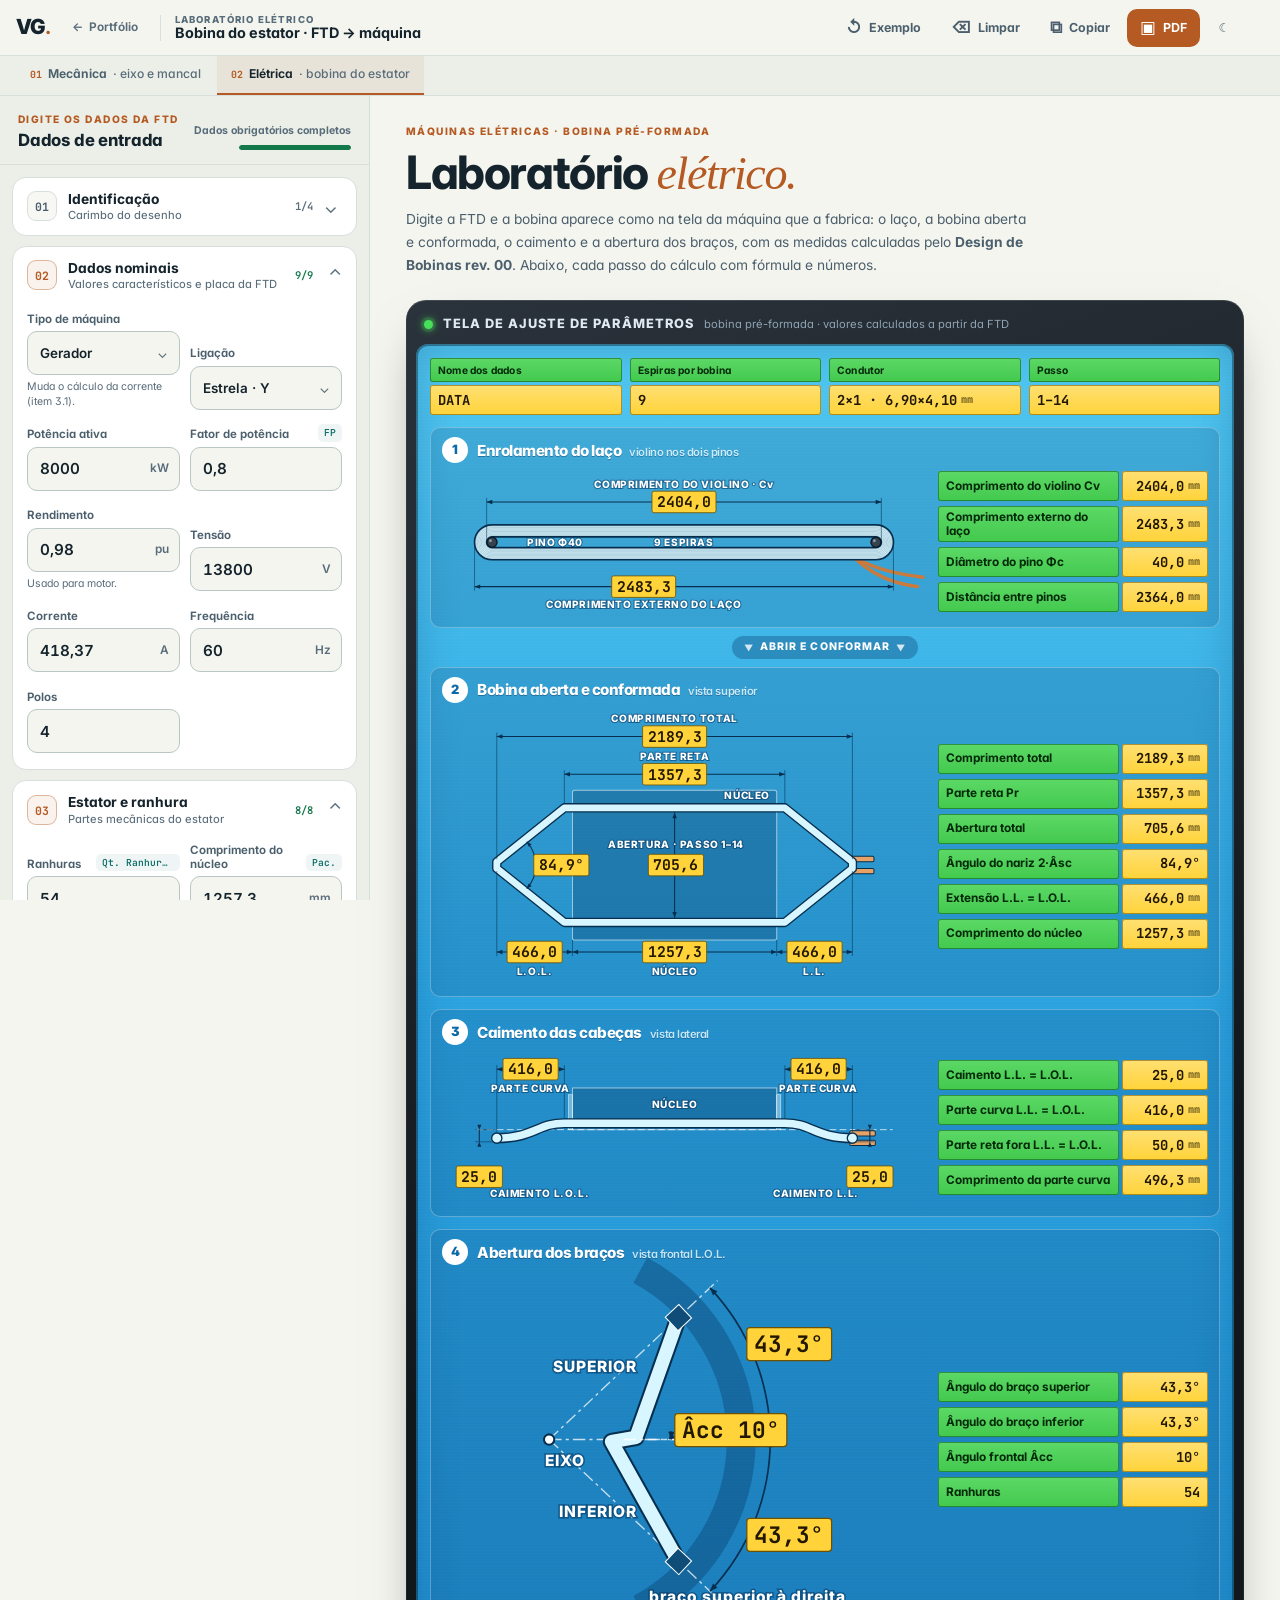
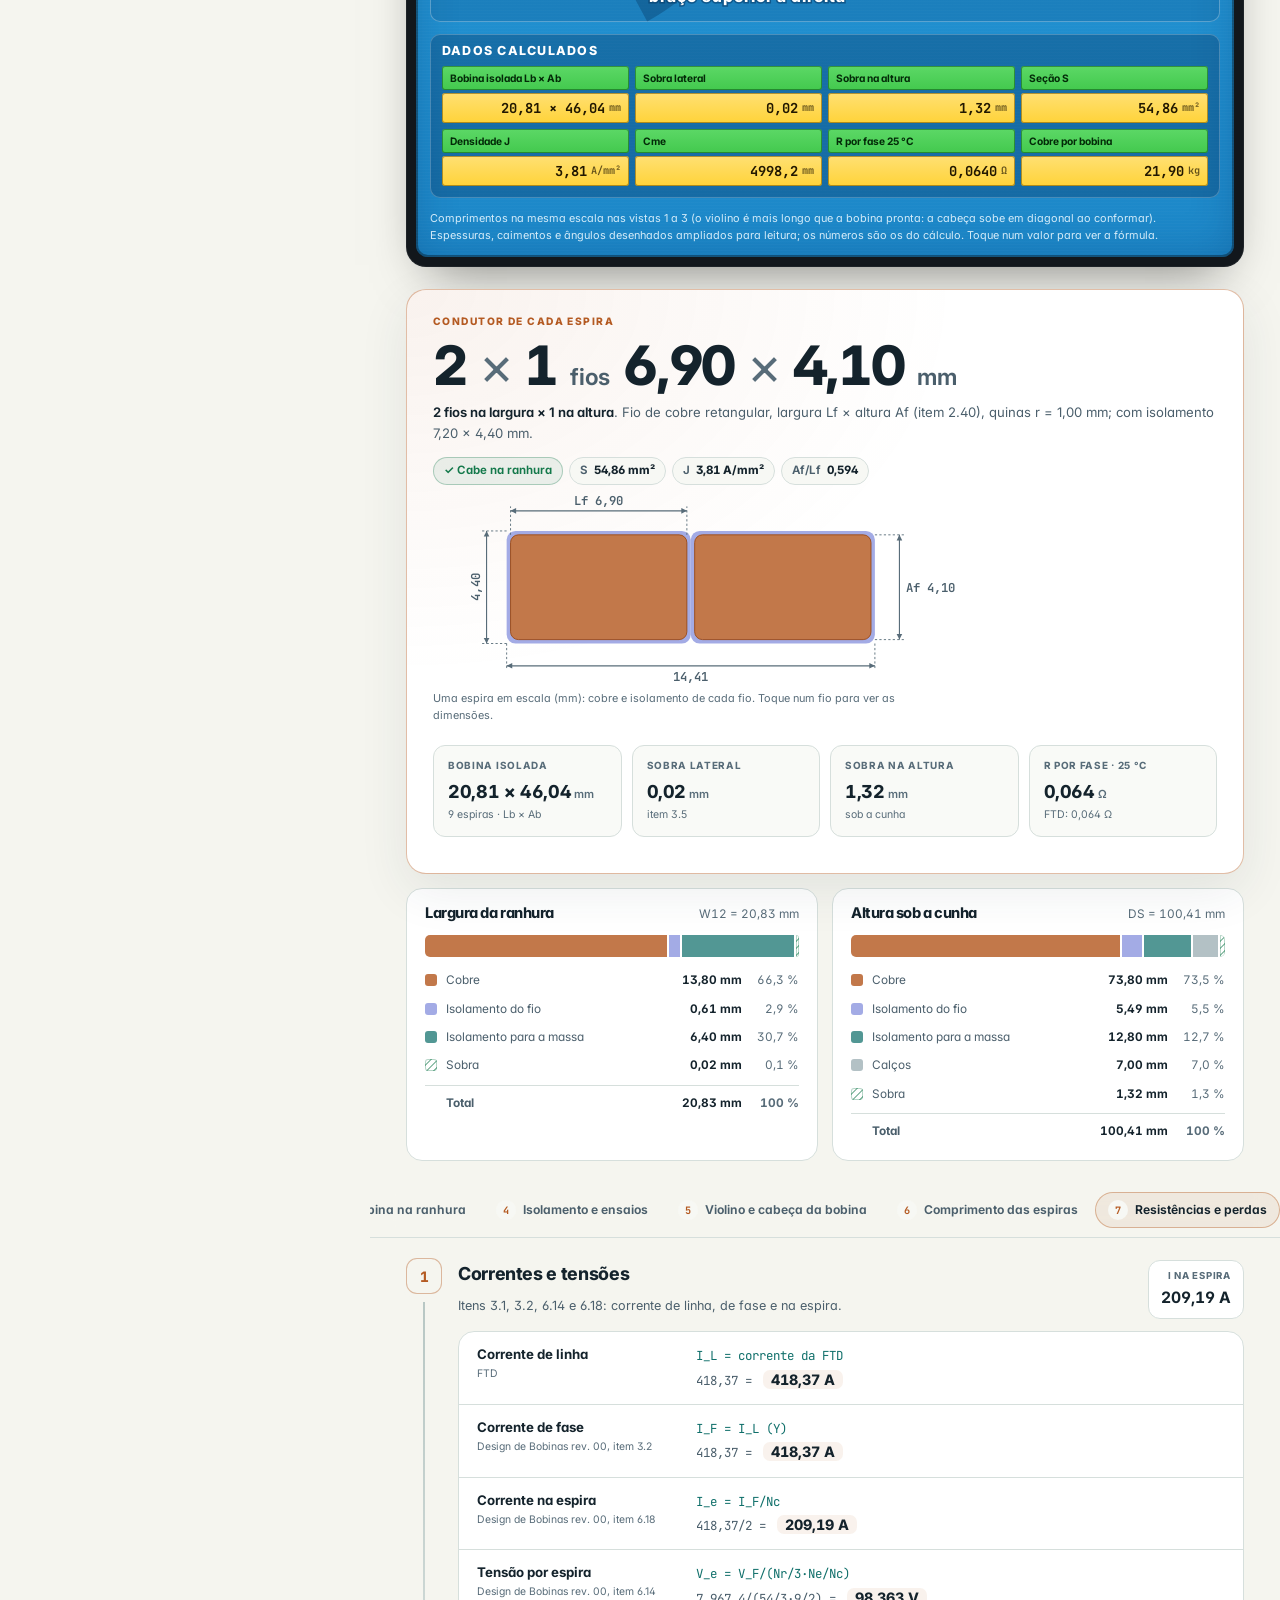
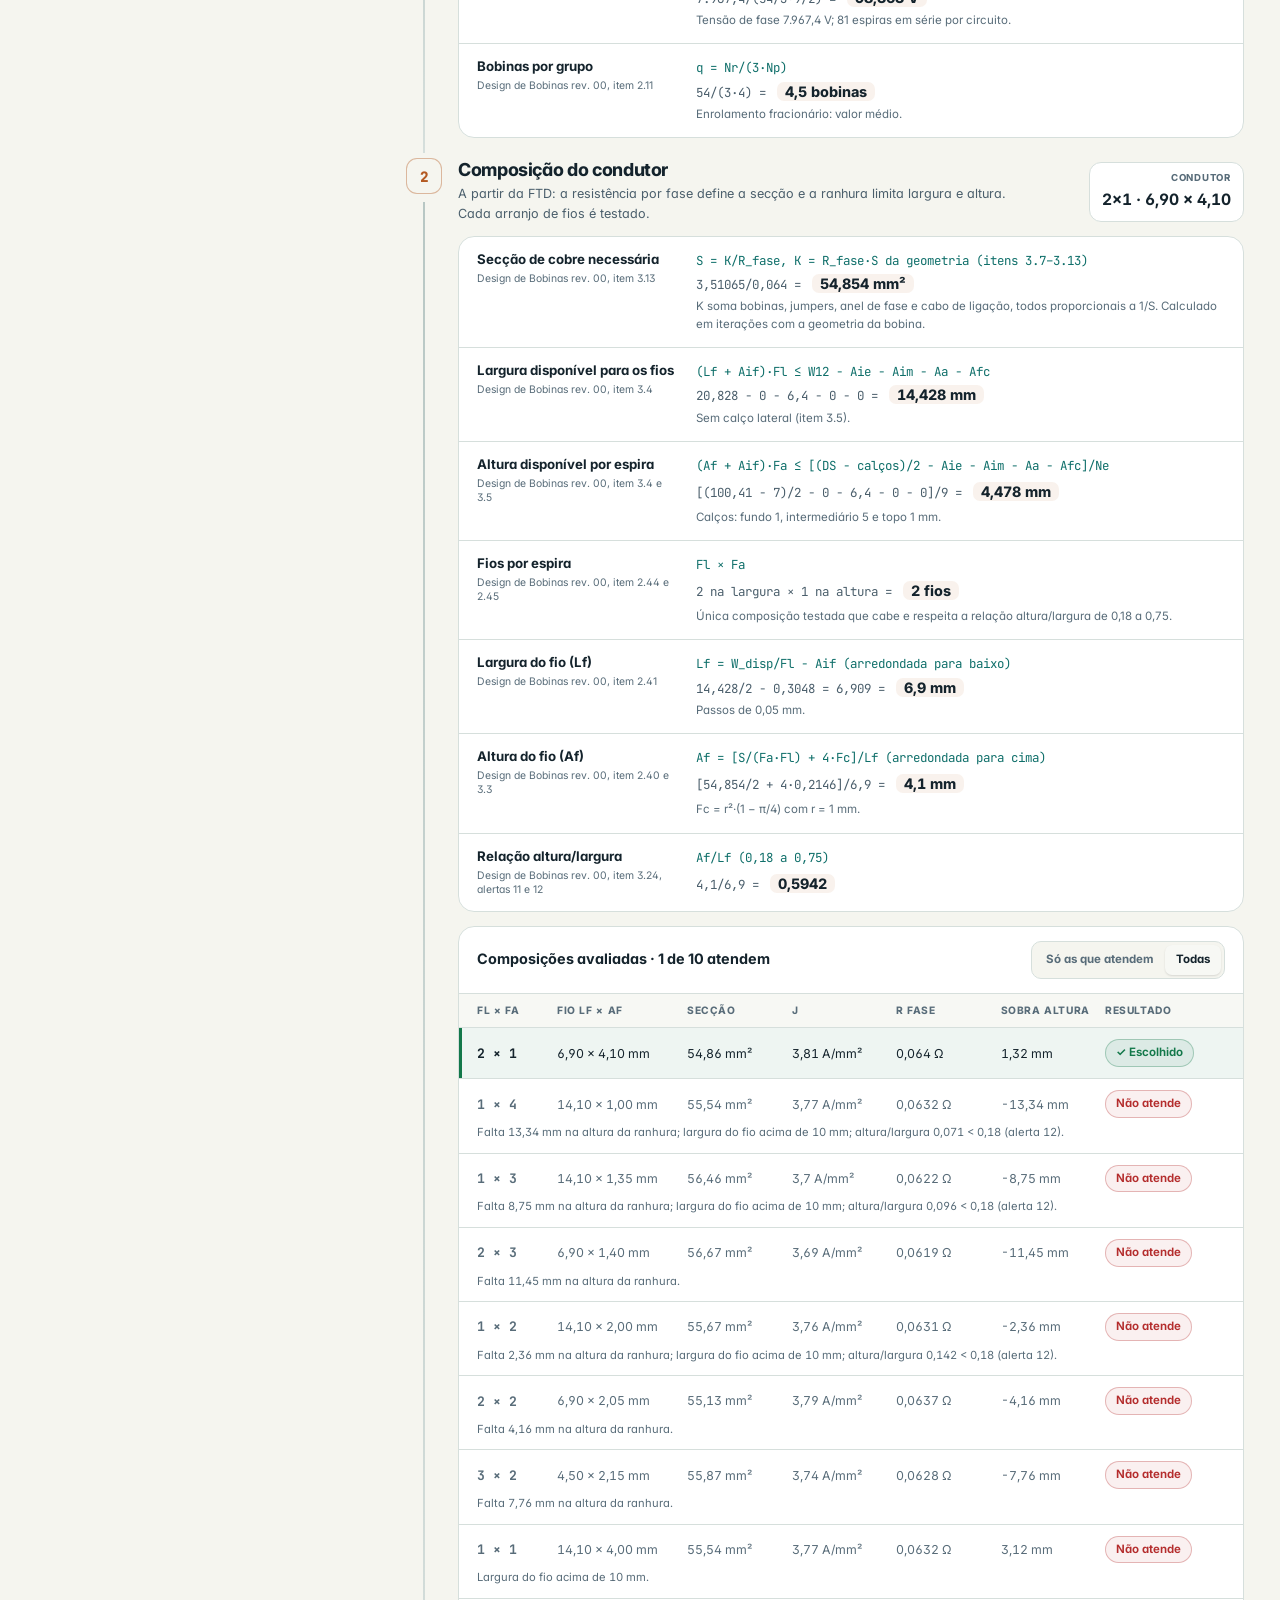
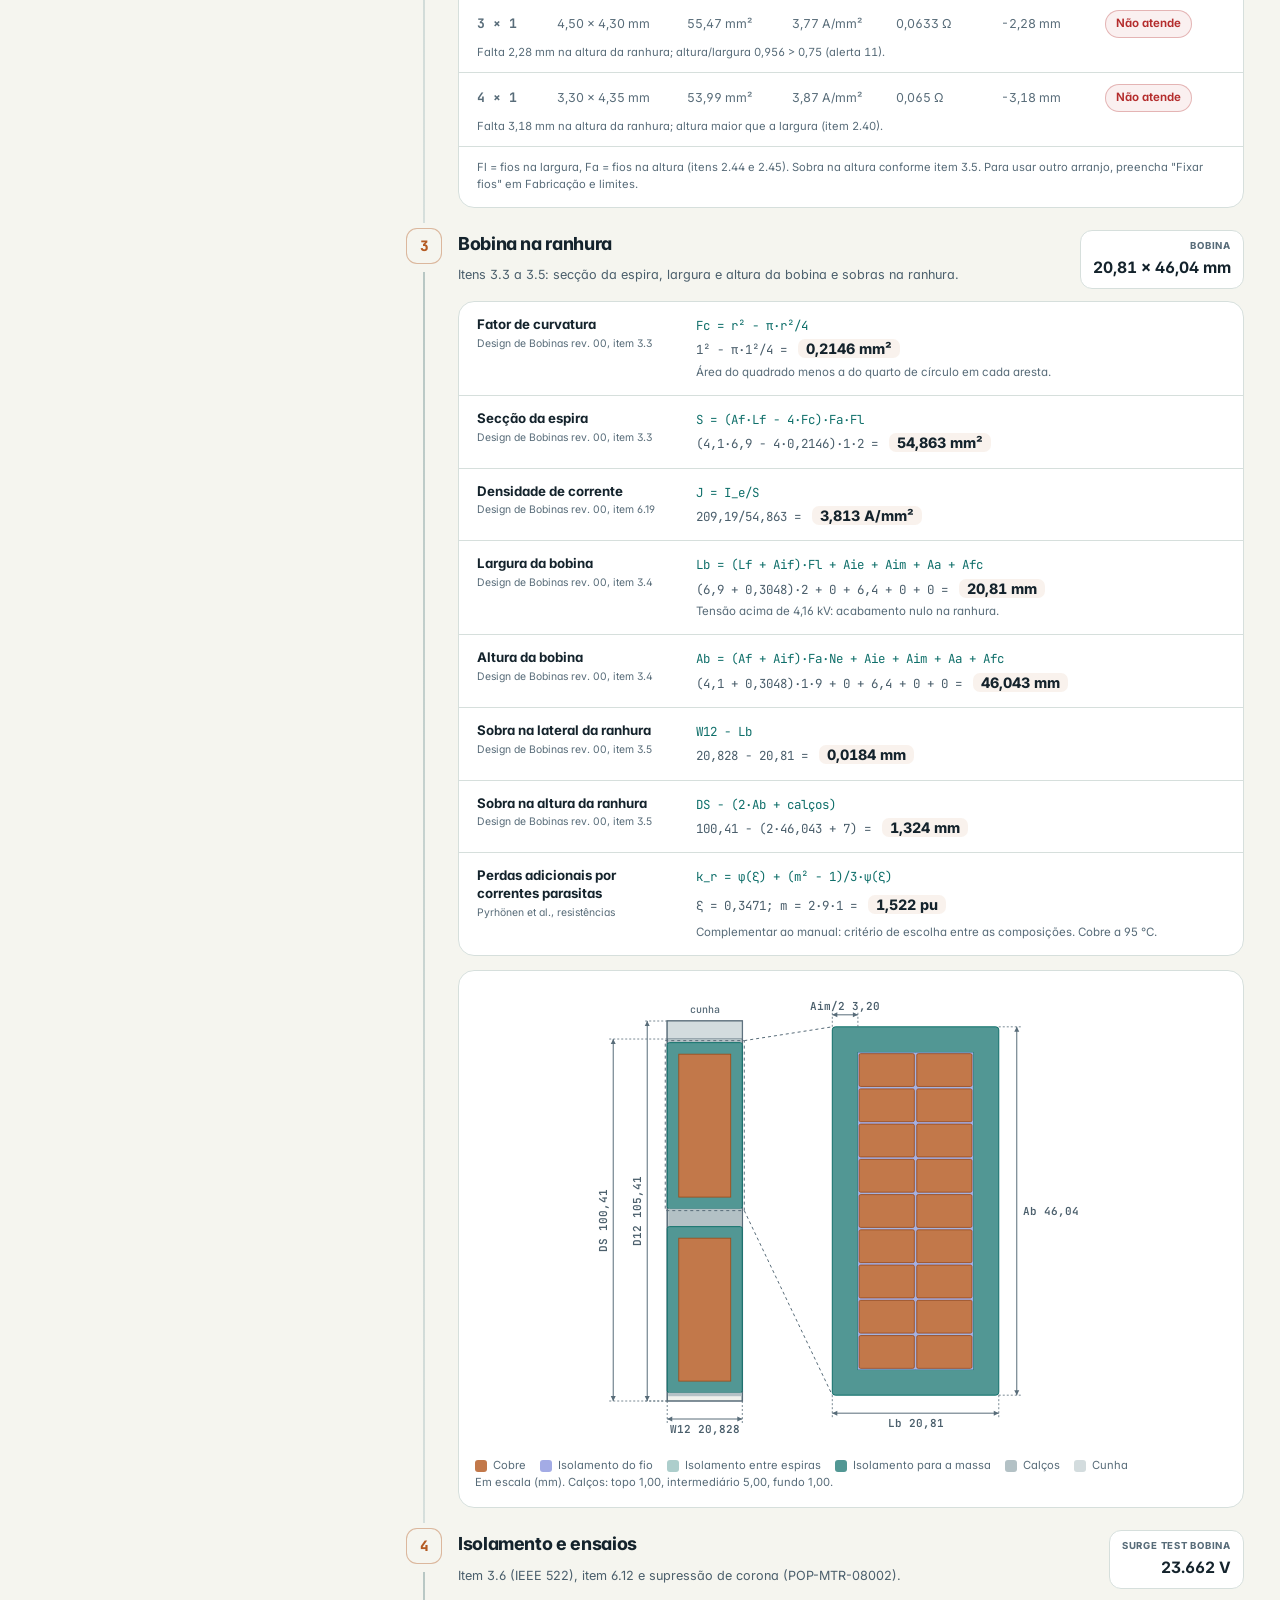
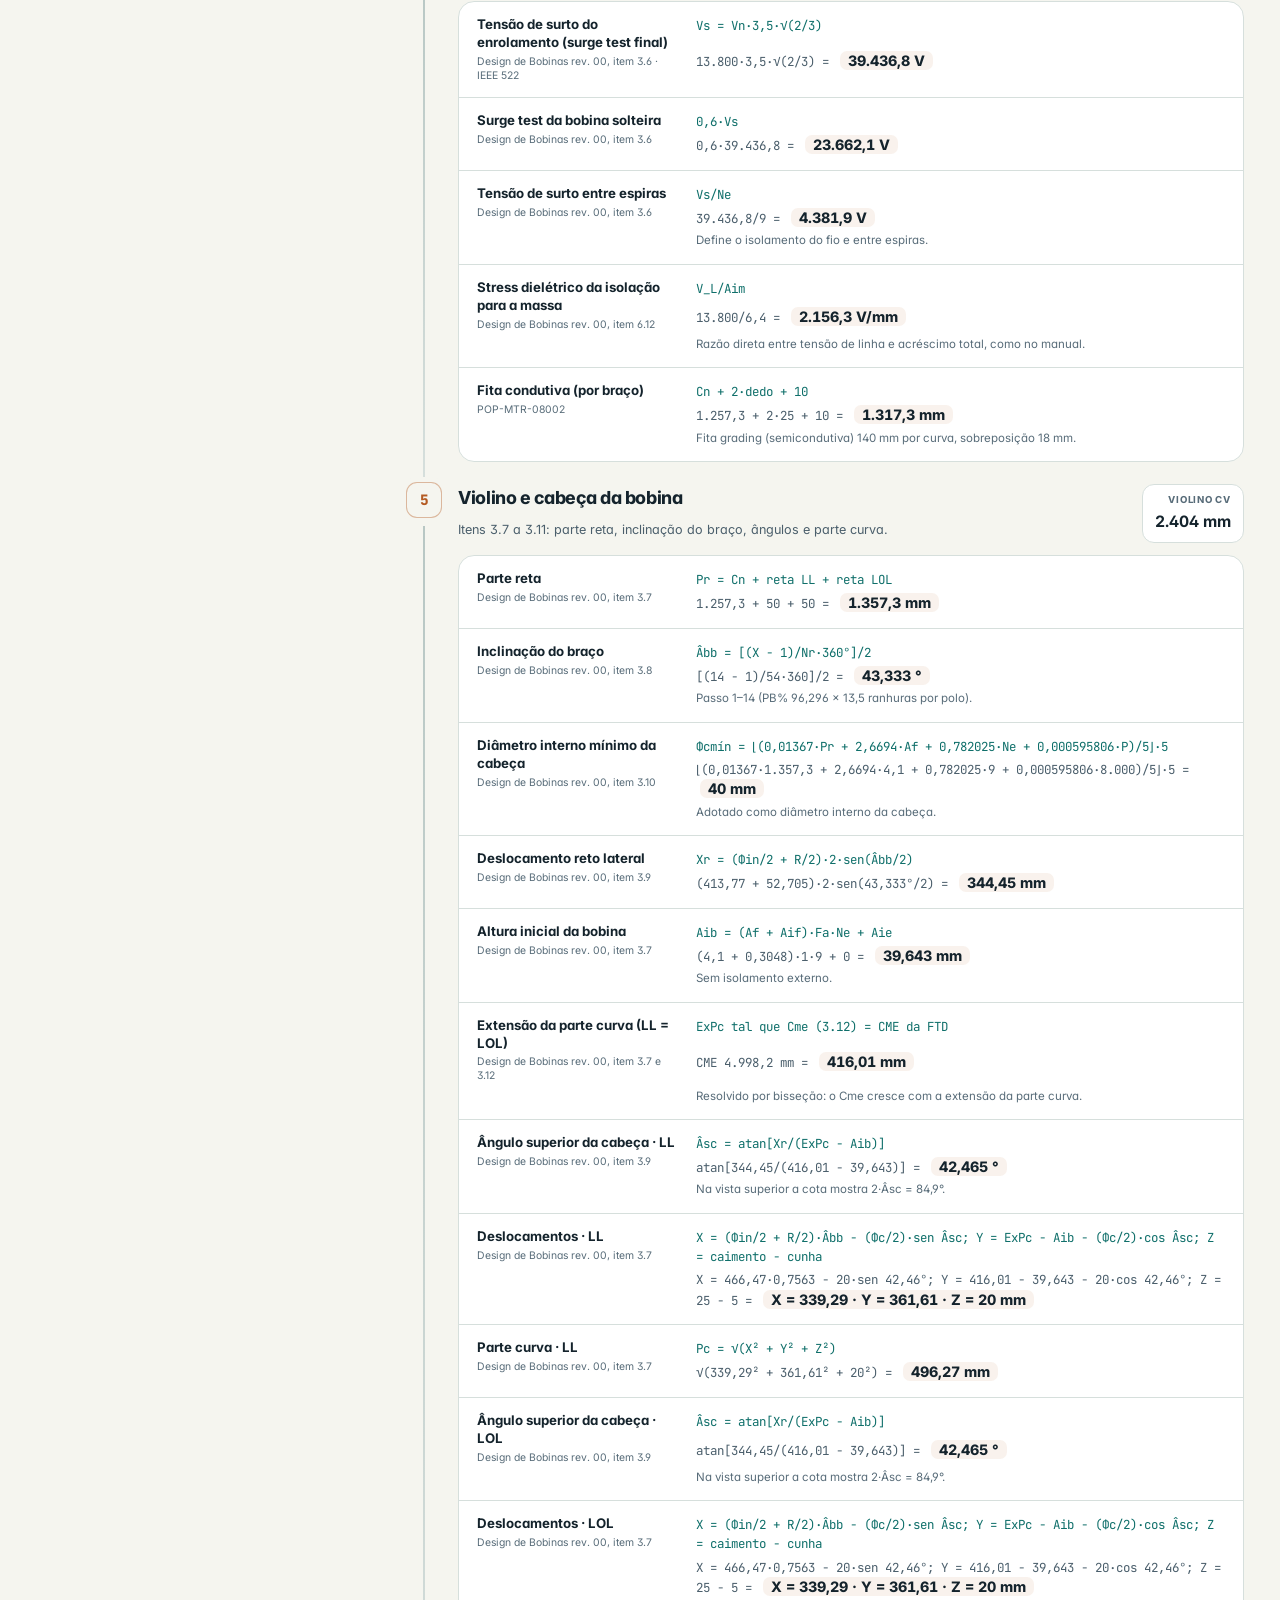
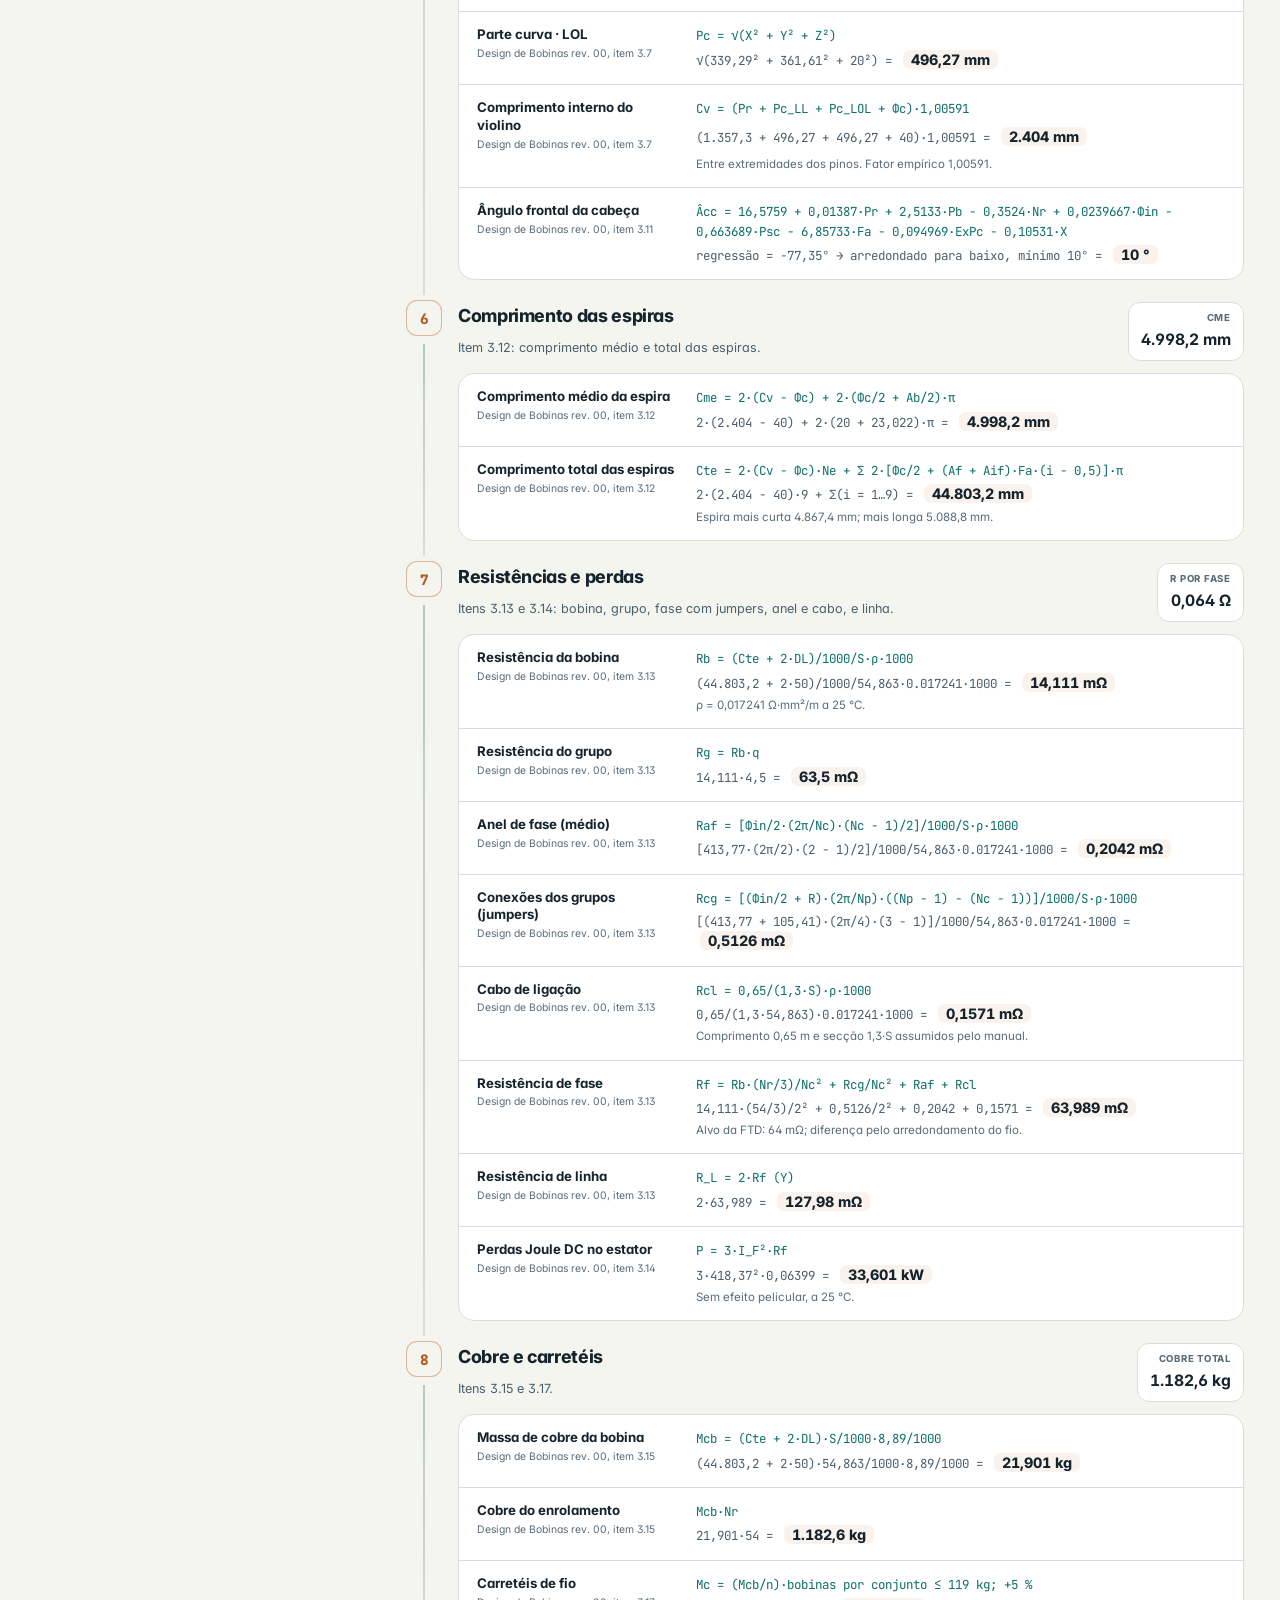
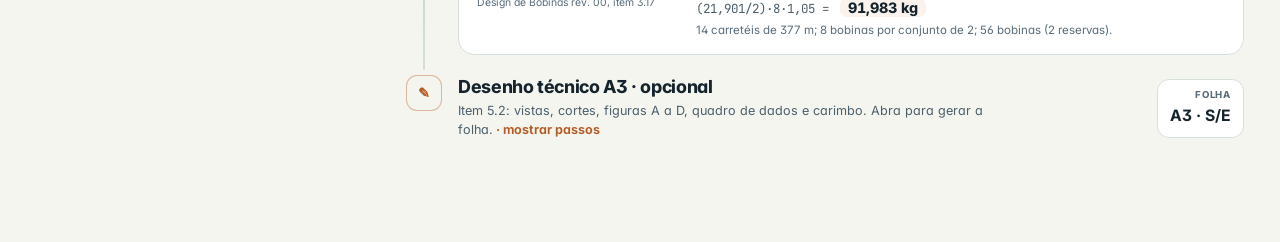
<file: site-v2/laboratorio-eletrico.html>
<!doctype html>
<html lang="pt-BR">
<head>
  <meta charset="utf-8">
  <meta name="viewport" content="width=device-width, initial-scale=1, viewport-fit=cover">
  <meta name="description" content="Laboratório elétrico: a partir dos dados da FTD, calcula a bobina pré-formada do estator conforme o Design de Bobinas (condutor, ranhura, violino, resistências, cobre) e gera o desenho da bobina.">
  <meta name="theme-color" content="#09131f">
  <meta name="color-scheme" content="dark light">
  <title>Laboratório elétrico · Bobina do estator | Vinicius Gandra</title>
  <link rel="icon" href="data:image/svg+xml,%3Csvg xmlns='http://www.w3.org/2000/svg' viewBox='0 0 64 64'%3E%3Crect width='64' height='64' rx='16' fill='%2309131f'/%3E%3Cpath d='M8 36c7-25 13 25 20 0s13-25 20 0 9 4 12-8' fill='none' stroke='%23f5ad69' stroke-width='6' stroke-linecap='round'/%3E%3C/svg%3E">
  <script>try { var t = localStorage.getItem('vg-theme'); if (t === 'light' || t === 'dark') document.documentElement.setAttribute('data-theme', t); } catch (e) {}</script>
  <link rel="preconnect" href="https://fonts.googleapis.com">
  <link rel="preconnect" href="https://fonts.gstatic.com" crossorigin>
  <link rel="stylesheet" href="https://fonts.googleapis.com/css2?family=Inter:wght@300..900&family=JetBrains+Mono:wght@400;600&display=swap">
  <link rel="stylesheet" href="assets/css/base.css">
  <link rel="stylesheet" href="assets/css/electrical.css">
  <script defer src="assets/js/electrical-engine.js"></script>
  <script defer src="assets/js/electrical-drawing.js"></script>
  <script defer src="assets/js/electrical-hmi.js"></script>
  <script defer src="assets/js/electrical-app.js"></script>
</head>
<body class="electrical-app">
  <a class="e-skip" href="#e-output">Pular para o resultado</a>

  <header class="e-appbar">
    <a class="e-brand" href="../index.html" aria-label="Vinicius Gandra — voltar ao portfólio">VG<b>.</b></a>
    <a class="e-back" href="../index.html" title="Voltar ao portfólio"><span aria-hidden="true">←</span><span class="e-back-label">Portfólio</span></a>
    <span class="e-header-divider" aria-hidden="true"></span>
    <div class="e-appbar-title"><span class="overline">Laboratório elétrico</span><strong>Bobina do estator · FTD → máquina</strong></div>
    <div class="e-actions" aria-label="Ações">
      <button class="e-act" id="e-reset" type="button" title="Preencher com a FTD de exemplo (10.000 kVA, 13,8 kV)"><span aria-hidden="true">↺</span><span class="e-act-label">Exemplo</span></button>
      <button class="e-act" id="e-clear" type="button" title="Apagar os dados da FTD para digitar outra"><span aria-hidden="true">⌫</span><span class="e-act-label">Limpar</span></button>
      <button class="e-act" id="e-copy" type="button" title="Copiar o resumo da bobina"><span aria-hidden="true">⧉</span><span class="e-act-label">Copiar</span></button>
      <button class="e-act e-act-primary" id="e-print" type="button" title="Imprimir ou salvar em PDF"><span aria-hidden="true">▣</span><span class="e-act-label">PDF</span></button>
      <button class="e-act e-act-icon" id="e-theme" type="button" title="Alternar tema claro/escuro" aria-label="Alternar tema claro/escuro"><span class="e-theme-sun" aria-hidden="true">☼</span><span class="e-theme-moon" aria-hidden="true">☾</span></button>
    </div>
  </header>

  <nav class="e-areas" aria-label="Laboratórios">
    <a class="e-area" href="laboratorio.html"><span class="e-area-number">01</span> Mecânica <span class="e-area-detail">· eixo e mancal</span></a>
    <a class="e-area" href="laboratorio-eletrico.html" aria-current="page"><span class="e-area-number">02</span> Elétrica <span class="e-area-detail">· bobina do estator</span></a>
  </nav>

  <div class="e-workspace" id="e-workspace" data-view="resultado">
    <aside class="e-inputs" id="e-inputs" aria-labelledby="e-form-title">
      <div class="e-inputs-head">
        <div>
          <p class="e-eyebrow">Digite os dados da FTD</p>
          <h2 id="e-form-title">Dados de entrada</h2>
        </div>
        <div class="e-progress" id="e-progress" aria-live="polite"></div>
      </div>
      <form id="e-form" novalidate></form>
      <p class="e-inputs-foot">A etiqueta de cada campo é o rótulo na FTD. Os grupos 05 e 06 trazem medidas da máquina (POP-MTR-03005) e premissas de fabricação que a FTD não traz; já vêm com valores típicos. Vírgula ou ponto decimal.</p>
    </aside>

    <main class="e-results" id="e-main">
      <div class="e-intro">
        <p class="e-eyebrow">Máquinas elétricas · bobina pré-formada</p>
        <h1>Laboratório <em>elétrico.</em></h1>
        <p>Digite a FTD e a bobina aparece como na tela da máquina que a fabrica: o laço, a bobina aberta e conformada, o caimento e a abertura dos braços, com as medidas calculadas pelo <b>Design de Bobinas rev. 00</b>. Abaixo, cada passo do cálculo com fórmula e números.</p>
      </div>
      <div id="e-error" class="e-alert e-alert-fail" role="alert" hidden></div>
      <div id="e-output" aria-live="off"></div>
      <noscript><div class="e-alert e-alert-fail"><strong>JavaScript desativado.</strong> O laboratório calcula no próprio navegador e precisa de JavaScript.</div></noscript>
    </main>
  </div>

  <div class="e-peek" id="e-peek" hidden>
    <button type="button" id="e-peek-btn"><span class="e-peek-label">Condutor</span><strong id="e-peek-value">—</strong><span class="e-peek-go" aria-hidden="true">→</span></button>
  </div>
  <nav class="e-mobilebar" aria-label="Alternar entre dados e resultado">
    <button type="button" data-view="dados" aria-pressed="false"><span class="e-mb-icon" aria-hidden="true">✎</span>Dados da FTD<span class="e-mb-badge" id="e-mb-badge" hidden></span></button>
    <button type="button" data-view="resultado" aria-pressed="true"><span class="e-mb-icon" aria-hidden="true">◫</span>Bobina</button>
  </nav>
  <div class="e-toast" id="e-toast" role="status" aria-live="polite" hidden></div>
</body>
</html>
</file>
<file: style.css>
/* Component foundations and technical diagrams. */
:root{color-scheme:dark;--bg:#09131f;--bg-alt:#101d2a;--surface:#142330;--surface-2:#192a39;--text:#edf2f2;--muted:#a7b6bf;--dim:#728896;--line:#29404e;--accent:#f5ad69;--accent-2:#89d6d2;--accent-dark:#17202b;--shadow:0 20px 70px rgba(0,0,0,.22);--radius:18px;--max:1200px}
html[data-theme="light"]{color-scheme:light;--bg:#f5f5ef;--bg-alt:#ebeee8;--surface:#fff;--surface-2:#f8faf7;--text:#172630;--muted:#526573;--dim:#6e8490;--line:#cbd7d8;--accent:#b96128;--accent-2:#167873;--accent-dark:#fff;--shadow:0 18px 55px rgba(32,64,70,.09)}
*{box-sizing:border-box}html{scroll-behavior:smooth;scroll-padding-top:88px}body{margin:0;background:var(--bg);color:var(--text);font-family:Inter,ui-sans-serif,-apple-system,BlinkMacSystemFont,"Segoe UI",Arial,sans-serif;line-height:1.62;overflow-x:hidden;transition:background .3s,color .3s}button,input,select{font:inherit}button{cursor:pointer}a{color:inherit;text-decoration:none}img{display:block;max-width:100%}h1,h2,h3,h4,p{margin-top:0}h1,h2,h3{line-height:1.12;letter-spacing:-.045em}h1{font-size:clamp(3.25rem,6.4vw,6.7rem)}h2{font-size:clamp(2.7rem,5vw,5.3rem)}h3{font-size:clamp(1.4rem,2vw,2rem)}em{font-family:Georgia,"Times New Roman",serif;font-weight:400;color:var(--accent);letter-spacing:-.055em}strong{font-weight:700}::selection{background:var(--accent);color:var(--bg)}:focus-visible{outline:2px solid var(--accent);outline-offset:4px}.shell{width:min(calc(100% - 64px),var(--max));margin-inline:auto}.section-pad{padding-block:clamp(82px,10vw,150px)}.section-alt{background:var(--bg-alt)}.skip-link{position:fixed;z-index:200;top:-70px;left:16px;background:var(--accent);color:var(--accent-dark);padding:12px 18px;border-radius:8px}.skip-link:focus{top:12px}.top-progress{height:2px;width:0;background:var(--accent);position:fixed;top:0;left:0;z-index:120}
.site-header{position:sticky;top:0;z-index:100;background:color-mix(in srgb,var(--bg) 88%,transparent);border-bottom:1px solid var(--line);backdrop-filter:blur(18px)}.nav{min-height:76px;display:flex;align-items:center;gap:30px}.brand{display:flex;align-items:center;gap:12px;flex:none}.brand-mark{font-size:1.72rem;font-weight:900;letter-spacing:-.1em;line-height:1}.brand-mark span{color:var(--accent)}.brand-caption{font-size:.57rem;line-height:1.25;letter-spacing:.18em;font-weight:800;color:var(--dim)}.nav-links{display:flex;align-items:center;gap:clamp(15px,2vw,28px);margin-left:auto}.nav-links>a{font-size:.77rem;letter-spacing:.03em;color:var(--muted);font-weight:650;transition:color .2s}.nav-links>a:hover,.nav-links>a.is-active{color:var(--accent)}.nav-links .nav-contact{color:var(--text);padding:9px 15px;border:1px solid var(--line);border-radius:8px}.nav-contact span{color:var(--accent);margin-left:5px}.icon-button{display:grid;place-items:center;color:var(--text);background:transparent;border:1px solid var(--line);border-radius:9px;flex:none}.theme-toggle{width:36px;height:36px;font-size:1.23rem}.theme-toggle:hover,.menu-toggle:hover{border-color:var(--accent)}.menu-toggle{display:none;width:38px;height:36px;padding:9px}.menu-toggle span{display:block;width:18px;height:2px;background:var(--text);margin:2px auto}
.hero{display:grid;grid-template-columns:1.1fr .9fr;align-items:center;gap:55px;min-height:690px;padding-top:105px;padding-bottom:105px}.eyebrow,.kicker,.calc-category{color:var(--accent);font-size:.69rem;font-weight:800;letter-spacing:.18em}.eyebrow{display:flex;align-items:center;gap:11px}.signal{width:8px;height:8px;display:inline-block;background:var(--accent-2);border-radius:50%;box-shadow:0 0 0 5px color-mix(in srgb,var(--accent-2) 18%,transparent)}.hero h1{max-width:720px;margin:22px 0 26px}.hero-lead{max-width:620px;color:var(--muted);font-size:1.05rem;line-height:1.8}.hero-lead strong{color:var(--text)}.hero-actions{display:flex;gap:12px;flex-wrap:wrap;margin-top:36px}.button{display:inline-flex;align-items:center;justify-content:space-between;gap:24px;border-radius:8px;padding:14px 20px;min-height:48px;font-size:.81rem;font-weight:800;border:1px solid var(--line);transition:transform .2s,background .2s,border-color .2s}.button:hover{transform:translateY(-2px)}.button-primary{background:var(--accent);border-color:var(--accent);color:var(--accent-dark)}.button-primary:hover{background:color-mix(in srgb,var(--accent) 85%,white)}.button-ghost{color:var(--text);background:transparent}.button-ghost:hover{border-color:var(--accent)}.hero-facts{display:flex;gap:38px;margin-top:70px;padding-top:20px;border-top:1px solid var(--line)}.hero-facts span{display:flex;flex-direction:column;color:var(--dim);font-size:.69rem;letter-spacing:.06em;text-transform:uppercase}.hero-facts strong{color:var(--text);font-size:.91rem;letter-spacing:0;text-transform:none}.hero-visual{height:540px;position:relative;display:grid;place-items:center;isolation:isolate}.hero-visual:before{content:"";position:absolute;inset:3% 5%;background:radial-gradient(circle at 50% 45%,color-mix(in srgb,var(--accent-2) 17%,transparent),transparent 65%);z-index:-2}.orbit{position:absolute;border:1px solid color-mix(in srgb,var(--accent-2) 40%,transparent);border-radius:50%;z-index:-1}.orbit-one{width:95%;aspect-ratio:1;max-width:530px;transform:rotate(-25deg) scaleY(.7)}.orbit-two{width:75%;aspect-ratio:1;max-width:430px;transform:rotate(28deg) scaleY(.88);border-style:dashed;opacity:.5}.portrait-frame{width:min(73%,355px);height:435px;overflow:hidden;border-radius:200px 200px 12px 12px;border:1px solid color-mix(in srgb,var(--accent-2) 60%,transparent);background:var(--surface);box-shadow:var(--shadow)}.portrait-frame img{width:100%;height:100%;object-fit:cover;object-position:center 10%}.hero-card{position:absolute;display:flex;flex-direction:column;background:color-mix(in srgb,var(--surface) 93%,transparent);backdrop-filter:blur(12px);box-shadow:var(--shadow);border:1px solid var(--line);border-radius:10px;padding:15px 20px}.hero-card-top{top:12%;right:-3%;min-width:165px}.hero-card-bottom{bottom:11%;left:0}.hero-card strong{font-size:.95rem;line-height:1.35}.hero-card strong span{color:var(--accent)}.mini-label,.card-code{font-size:.57rem;color:var(--accent);letter-spacing:.15em;font-weight:800;margin-bottom:7px}.mini-line{height:2px;width:34px;background:var(--accent);margin-top:13px}.diagram-label{position:absolute;color:var(--accent-2);font-size:.7rem;letter-spacing:.1em}.diagram-label-a{top:8%;left:5%}.diagram-label-b{bottom:8%;right:4%}.marquee-band{overflow:hidden;border-top:1px solid var(--line);border-bottom:1px solid var(--line);color:var(--dim);font-size:.65rem;font-weight:800;letter-spacing:.3em;white-space:nowrap;padding:17px 0}.marquee-band div{width:max-content;animation:marquee 35s linear infinite}.marquee-band span{color:var(--accent);padding:0 28px}@keyframes marquee{to{transform:translateX(-38%)}}
.section-heading{margin-bottom:50px}.section-heading .kicker{margin-bottom:18px}.section-heading h2{margin-bottom:0}.row-heading{display:flex;align-items:end;justify-content:space-between;gap:40px}.row-heading>p{max-width:350px;margin:0 0 7px;color:var(--muted);font-size:.89rem}.profile-grid{display:grid;grid-template-columns:1fr .8fr;gap:10%;align-items:start}.profile-main .large-copy{font-size:clamp(1.2rem,2vw,1.65rem);line-height:1.55;color:var(--text)}.profile-main>p:not(.large-copy){color:var(--muted);max-width:600px}.text-link{color:var(--accent);font-size:.82rem;font-weight:800;display:inline-flex;gap:15px;margin-top:16px;padding-bottom:7px;border-bottom:1px solid var(--accent)}.profile-aside{border:1px solid var(--line);border-radius:var(--radius);padding:26px;background:var(--surface)}.aside-top{display:flex;justify-content:space-between;gap:12px;font-size:.55rem;letter-spacing:.13em;color:var(--dim);font-weight:800;padding-bottom:18px;border-bottom:1px solid var(--line)}.axis-list>div{display:grid;grid-template-columns:31px 1fr;column-gap:13px;padding:18px 0;border-bottom:1px solid var(--line)}.axis-list>div:last-child{border:0;padding-bottom:0}.axis-list span{grid-row:span 2;color:var(--accent);font-size:.68rem;font-weight:800}.axis-list strong{font-size:.92rem;line-height:1.1}.axis-list small{color:var(--dim);font-size:.72rem;margin-top:4px}
.area-grid{display:grid;grid-template-columns:repeat(4,1fr);gap:12px}.area-card{min-height:365px;display:flex;flex-direction:column;background:var(--surface);border:1px solid var(--line);border-radius:var(--radius);padding:25px;transition:transform .25s,border-color .25s,box-shadow .25s}.area-card:hover{transform:translateY(-5px);border-color:var(--accent);box-shadow:var(--shadow)}.area-index,.card-label{font-size:.6rem;letter-spacing:.16em;font-weight:800;color:var(--accent)}.area-symbol{font-size:3rem;line-height:1;color:var(--accent-2);margin:33px 0 23px}.area-card h3{font-size:1.42rem;margin-bottom:12px}.area-card p{font-size:.82rem;color:var(--muted);line-height:1.66}.tag-row{display:flex;flex-wrap:wrap;gap:6px;margin-top:auto}.tag-row span,.timeline-tags span{font-size:.62rem;border:1px solid var(--line);padding:4px 8px;border-radius:4px;color:var(--muted)}
.timeline{border-top:1px solid var(--line)}.timeline-item{display:grid;grid-template-columns:245px 1fr;gap:30px;border-bottom:1px solid var(--line);padding:35px 0}.timeline-date{font-size:.74rem;color:var(--accent);letter-spacing:.13em;font-weight:800;display:flex;align-items:flex-start;justify-content:space-between;padding-top:2px}.timeline-date span{color:var(--dim);font-size:.6rem}.timeline-top{display:flex;align-items:start;justify-content:space-between;gap:20px}.company{font-size:.66rem;color:var(--accent-2);letter-spacing:.13em;font-weight:800;margin-bottom:8px}.timeline-content h3{font-size:clamp(1.35rem,2vw,1.95rem);margin-bottom:15px}.timeline-content>p:not(.company){max-width:730px;color:var(--muted);font-size:.89rem;line-height:1.72}.timeline-tags{display:flex;flex-wrap:wrap;gap:7px;margin-top:19px}.current-badge{font-size:.57rem;color:var(--accent-dark);background:var(--accent);padding:5px 8px;border-radius:4px;font-weight:900;letter-spacing:.1em}
.skills-layout{display:grid;grid-template-columns:1fr 1fr;gap:16px}.skills-panel,.stack-panel{background:var(--surface);border:1px solid var(--line);border-radius:var(--radius);padding:30px}.panel-head{display:flex;align-items:start;justify-content:space-between;gap:15px;margin-bottom:28px}.panel-head h3{margin:0;font-size:1.35rem}.panel-head span{font-size:.56rem;letter-spacing:.14em;color:var(--dim);font-weight:800;text-align:right}.skill-meter{margin:22px 0}.skill-meter>div:first-child{display:flex;justify-content:space-between;font-size:.77rem;margin-bottom:8px}.skill-meter span{color:var(--accent)}.meter{height:5px;background:var(--line);border-radius:10px;overflow:hidden}.meter i{display:block;height:100%;width:var(--level);background:linear-gradient(90deg,var(--accent),var(--accent-2));border-radius:10px;transform-origin:left;animation:fill 1.2s ease-out both}@keyframes fill{from{transform:scaleX(0)}to{transform:scaleX(1)}}.meter-note{font-size:.65rem;color:var(--dim);margin:25px 0 0}.stack-groups>div{padding:14px 0;border-top:1px solid var(--line)}.stack-groups h4{font-size:.72rem;text-transform:uppercase;letter-spacing:.1em;color:var(--accent);margin-bottom:3px}.stack-groups p{color:var(--muted);font-size:.81rem;margin:0}.education-grid{display:grid;grid-template-columns:repeat(3,1fr);gap:16px;margin-top:16px}.info-card{background:var(--surface);border:1px solid var(--line);border-radius:var(--radius);padding:27px;min-height:190px;display:flex;flex-direction:column}.info-card h3{font-size:1.18rem;margin:19px 0 6px}.info-card p{font-size:.78rem;color:var(--muted);margin-bottom:15px}.info-card strong{font-size:.7rem;color:var(--accent-2);margin-top:auto}.certifications{display:grid;grid-template-columns:.7fr 1.3fr;gap:55px;margin-top:70px;padding-top:45px;border-top:1px solid var(--line)}.cert-intro h3{font-size:2rem;margin-bottom:10px}.cert-intro>p:last-child{color:var(--muted);font-size:.84rem}.cert-list details{border-bottom:1px solid var(--line)}.cert-list details:first-child{border-top:1px solid var(--line)}.cert-list summary{display:flex;align-items:center;justify-content:space-between;gap:20px;cursor:pointer;padding:20px 0;font-size:.85rem;font-weight:700;list-style:none}.cert-list summary::-webkit-details-marker{display:none}.cert-list summary span{color:var(--accent);font-size:1.3rem;font-weight:400;transition:transform .2s}.cert-list details[open] summary span{transform:rotate(45deg)}.cert-list ul{padding:0 0 20px 18px;margin:0;color:var(--muted);font-size:.79rem}
.calc-shell{display:grid;grid-template-columns:320px 1fr;border:1px solid var(--line);border-radius:var(--radius);overflow:hidden;min-height:500px;background:var(--surface)}.calc-sidebar{display:flex;flex-direction:column;background:var(--bg-alt);border-right:1px solid var(--line)}.calc-sidebar-top{padding:25px 24px 18px;color:var(--dim);font-size:.6rem;font-weight:800;letter-spacing:.12em}.tiny-square{display:inline-block;background:var(--accent);width:7px;height:7px;margin-right:7px}.calc-tabs{display:flex;flex-direction:column;padding:0 10px}.calc-tab{display:flex;align-items:center;gap:14px;width:100%;padding:17px 14px;border:0;border-left:2px solid transparent;color:var(--muted);text-align:left;background:transparent;font-size:.81rem;font-weight:700;transition:background .2s,color .2s}.calc-tab:hover{color:var(--text);background:var(--surface)}.calc-tab.is-active{border-left-color:var(--accent);color:var(--text);background:var(--surface)}.calc-tab span{color:var(--accent);font-size:.6rem}.calc-tab b{margin-left:auto;color:var(--dim);font-weight:400}.calc-note{display:flex;gap:10px;align-items:start;border-top:1px solid var(--line);margin-top:auto;padding:19px 23px}.calc-note span{color:var(--accent)}.calc-note p{font-size:.68rem;color:var(--dim);line-height:1.5;margin:0}.calc-content{padding:clamp(25px,4vw,55px)}.calc-panel[hidden]{display:none}.calc-head{max-width:650px}.calc-head h3{font-size:clamp(1.8rem,3vw,2.8rem);margin:10px 0}.calc-head p{color:var(--muted);font-size:.88rem}.calc-form{margin-top:27px}.field-grid{display:grid;grid-template-columns:repeat(2,minmax(0,1fr));gap:15px}.field-grid label{display:block;font-size:.73rem;font-weight:750;color:var(--text)}.field-grid label span{float:right;color:var(--dim);font-size:.65rem;font-weight:500}.field-grid input,.field-grid select{display:block;width:100%;margin-top:8px;background:var(--bg);border:1px solid var(--line);border-radius:7px;color:var(--text);height:44px;padding:0 13px;outline:0;transition:border-color .2s}.field-grid input:focus,.field-grid select:focus{border-color:var(--accent)}.field-grid input[aria-invalid="true"]{border-color:#eb6c65}.calc-submit{margin-top:20px;width:100%}.formula{border-top:1px solid var(--line);margin-top:31px;padding-top:18px;color:var(--accent-2);font-family:ui-monospace,SFMono-Regular,Consolas,monospace;font-size:.83rem}.formula-sep{color:var(--dim);margin:0 8px}.calc-result{margin-top:20px;padding:23px 25px;border:1px solid var(--line);border-radius:9px;background:var(--bg-alt)}.calc-result>span{display:block;color:var(--dim);font-size:.58rem;letter-spacing:.18em;font-weight:800}.calc-result strong{display:block;color:var(--accent);font-size:clamp(1.8rem,3.5vw,3rem);line-height:1.1;letter-spacing:-.04em;margin:8px 0}.calc-result p{color:var(--muted);font-size:.75rem;margin:0}.calc-result.is-error{border-color:#eb6c65}.calc-result.is-error strong{color:#eb6c65;font-size:1rem;letter-spacing:0}
.contact-section{background:linear-gradient(135deg,var(--bg-alt),var(--surface));border-top:1px solid var(--line)}.contact-grid{display:grid;grid-template-columns:1fr .75fr;align-items:center;gap:10%}.contact-grid h2{margin-bottom:22px}.contact-grid>div>p:not(.kicker){color:var(--muted);max-width:470px}.contact-grid .button{margin-top:23px}.contact-details>a,.contact-details>div{display:grid;grid-template-columns:1fr auto;gap:4px 15px;padding:25px 0;border-bottom:1px solid var(--line)}.contact-details>a:first-child{border-top:1px solid var(--line)}.contact-details span{grid-column:1;color:var(--accent);font-size:.6rem;letter-spacing:.15em;font-weight:800}.contact-details strong{grid-column:1;font-size:clamp(.85rem,1.4vw,1.08rem);overflow-wrap:anywhere}.contact-details b{grid-column:2;grid-row:1/span 2;align-self:center;font-size:1.25rem;color:var(--accent);font-weight:400}.contact-details a:hover strong{color:var(--accent)}.site-footer{border-top:1px solid var(--line);background:var(--bg-alt)}.site-footer .shell{display:flex;justify-content:space-between;gap:20px;align-items:center;min-height:88px;font-size:.68rem;color:var(--dim)}.site-footer strong{color:var(--accent);font-size:1rem;margin-right:8px}.site-footer a{color:var(--text)}.site-footer a:hover{color:var(--accent)}
.reveal{opacity:0;transform:translateY(22px);transition:opacity .65s ease,transform .65s ease}.reveal.is-visible{opacity:1;transform:none}
@media(max-width:1100px){.nav-links{gap:14px}.nav-links>a{font-size:.7rem}.hero{gap:10px}.hero-card-top{right:0}.area-grid{grid-template-columns:repeat(2,1fr)}.area-card{min-height:310px}.timeline-item{grid-template-columns:185px 1fr}.calc-shell{grid-template-columns:270px 1fr}}
@media(max-width:760px){.shell{width:min(calc(100% - 36px),var(--max))}.nav{min-height:66px}.menu-toggle{display:block;margin-left:auto}.nav-links{display:none;position:absolute;left:0;right:0;top:65px;padding:18px;background:var(--bg);border-bottom:1px solid var(--line);box-shadow:var(--shadow);flex-direction:column;align-items:stretch;gap:0}.nav-links.is-open{display:flex}.nav-links>a{font-size:.9rem;padding:11px 9px}.nav-links .nav-contact{margin-top:7px}.hero{grid-template-columns:1fr;gap:45px;min-height:0;padding-top:70px}.hero h1{font-size:clamp(3.05rem,10vw,4.9rem)}.hero-facts{margin-top:43px;gap:20px;flex-wrap:wrap}.hero-visual{height:470px}.portrait-frame{height:390px}.row-heading,.profile-grid,.skills-layout,.certifications,.contact-grid{display:grid;grid-template-columns:1fr;gap:28px}.row-heading>p{max-width:620px}.education-grid{grid-template-columns:1fr 1fr}.calc-shell{grid-template-columns:1fr}.calc-sidebar{border-right:0;border-bottom:1px solid var(--line)}.calc-sidebar-top{padding:18px 18px 10px}.calc-tabs{display:flex;flex-direction:row;overflow-x:auto;padding:0 10px 10px;scrollbar-width:thin}.calc-tab{white-space:nowrap;min-width:max-content;padding:12px;border-left:0;border-bottom:2px solid transparent}.calc-tab.is-active{border-bottom-color:var(--accent)}.calc-tab b,.calc-note{display:none}.calc-content{padding:28px}.timeline-item{grid-template-columns:120px 1fr;gap:20px}.site-footer .shell{flex-wrap:wrap;padding-block:20px}}
@media(max-width:520px){h2{font-size:clamp(2.45rem,12vw,3.5rem)}.section-pad{padding-block:75px}.eyebrow{font-size:.58rem;letter-spacing:.12em}.hero-lead{font-size:.95rem}.hero-actions .button{width:100%}.hero-visual{height:380px}.portrait-frame{height:315px;width:67%}.hero-card{padding:10px 12px}.hero-card strong{font-size:.72rem}.hero-card-top{top:4%;right:0}.hero-card-bottom{bottom:3%}.diagram-label{display:none}.area-grid,.education-grid,.field-grid{grid-template-columns:1fr}.area-card{min-height:275px}.area-symbol{margin:15px 0}.timeline-item{grid-template-columns:1fr;gap:11px}.timeline-date{justify-content:flex-start;gap:18px}.timeline-content h3{font-size:1.45rem}.skills-panel,.stack-panel{padding:23px}.panel-head{display:block}.panel-head span{display:block;text-align:left;margin-top:7px}.info-card{min-height:160px}.calc-content{padding:20px}.calc-head h3{font-size:1.85rem}.contact-details strong{font-size:.84rem}.site-footer .shell{display:grid;gap:5px}}
@media(prefers-reduced-motion:reduce){html{scroll-behavior:auto}.marquee-band div,.meter i{animation:none}.reveal{opacity:1;transform:none;transition:none}.button,.area-card,.calc-tab{transition:none}}

/* Visual engineering studio */
.lab-overview{display:grid;grid-template-columns:74px 1fr auto;align-items:center;gap:25px;padding:26px 30px;border:1px solid var(--line);border-radius:var(--radius);background:linear-gradient(115deg,var(--surface),var(--bg-alt));margin-bottom:22px;position:relative;overflow:hidden}
.lab-overview:after{content:"";position:absolute;width:330px;height:330px;border:1px solid var(--line);border-radius:50%;right:-75px;top:-190px;opacity:.5;pointer-events:none}.lab-overview-icon{width:65px;height:65px;border:1px solid var(--accent-2);border-radius:50%;display:grid;place-items:center;color:var(--accent-2);font-size:2.3rem;box-shadow:inset 0 0 0 8px color-mix(in srgb,var(--accent-2) 10%,transparent)}.lab-overline,.lab-step{display:block;color:var(--accent);font-size:.59rem;letter-spacing:.16em;font-weight:850}.lab-overview h3{font-size:1.35rem;margin:6px 0 3px}.lab-overview p{font-size:.79rem;color:var(--muted);margin:0;max-width:760px}.lab-overview-code{align-self:start;color:var(--dim);font:700 .62rem ui-monospace,SFMono-Regular,Consolas,monospace;letter-spacing:.15em}
.lab-workspace{border:1px solid var(--line);border-radius:var(--radius);overflow:hidden;background:var(--surface);margin-bottom:24px;box-shadow:var(--shadow)}.lab-workspace-top{min-height:84px;display:flex;justify-content:space-between;align-items:center;gap:20px;padding:18px 28px;border-bottom:1px solid var(--line);background:var(--bg-alt)}.lab-workspace-top h3{margin:5px 0 0;font-size:1.5rem}.lab-live{display:flex;align-items:center;gap:8px;color:var(--dim);font-size:.57rem;letter-spacing:.12em;font-weight:800;white-space:nowrap}.lab-live span{width:7px;height:7px;border-radius:50%;background:var(--accent-2);box-shadow:0 0 0 5px color-mix(in srgb,var(--accent-2) 12%,transparent)}.lab-workspace-body{display:grid;grid-template-columns:minmax(270px,340px) minmax(0,1fr)}.lab-controls{background:var(--bg-alt);border-right:1px solid var(--line);padding:26px 23px;min-width:0}.lab-fieldset{padding:0 0 21px;margin:0 0 21px;border:0;border-bottom:1px solid var(--line);min-width:0}.lab-fieldset legend{width:100%;font-weight:800;font-size:.8rem;margin-bottom:18px;padding:0;letter-spacing:.02em}.lab-fieldset legend span{display:inline-grid;place-items:center;width:26px;height:26px;margin-right:7px;border:1px solid var(--accent);border-radius:6px;color:var(--accent);font-size:.57rem}.lab-fields{display:grid;grid-template-columns:1fr;gap:12px;margin:0 0 12px}.lab-fields.two{grid-template-columns:repeat(2,minmax(0,1fr))}.lab-fields label{font-size:.68rem;font-weight:750;color:var(--text);min-width:0}.lab-fields label small{float:right;color:var(--dim);font-size:.57rem;font-weight:500}.lab-fields input,.lab-fields select{display:block;width:100%;margin-top:5px;min-width:0;height:40px;border:1px solid var(--line);border-radius:7px;background:var(--surface);color:var(--text);padding:0 10px;outline:0;font-size:.76rem}.lab-fields input:focus,.lab-fields select:focus{border-color:var(--accent)}.lab-fields input[aria-invalid=true]{border-color:#ec796d}.lab-fields [hidden]{display:none}.lab-check{display:flex;gap:8px;align-items:flex-start;color:var(--muted);font-size:.69rem;line-height:1.4;margin:10px 0 0;cursor:pointer}.lab-check input{accent-color:var(--accent);margin:3px 0 0}.field-hint{font-size:.62rem;color:var(--dim);line-height:1.5;margin:3px 0 10px}.lab-advanced{border-bottom:1px solid var(--line);padding-bottom:17px}.lab-advanced summary{list-style:none;display:flex;justify-content:space-between;cursor:pointer;font-size:.73rem;font-weight:750}.lab-advanced summary::-webkit-details-marker{display:none}.lab-advanced summary span{font-size:1.1rem;color:var(--accent);font-weight:400;transition:transform .2s}.lab-advanced[open] summary span{transform:rotate(45deg)}.lab-advanced .lab-fields{margin-top:16px}.lab-form-actions{display:flex;gap:8px;flex-wrap:wrap;margin-top:20px}.lab-form-actions .button{min-height:39px;padding:9px 11px;font-size:.66rem;gap:7px;flex:1}.lab-results{padding:25px;min-width:0}.lab-status{display:flex;align-items:center;gap:10px;padding:11px 15px;margin-bottom:17px;border:1px solid color-mix(in srgb,var(--accent-2) 50%,var(--line));border-radius:8px;background:color-mix(in srgb,var(--accent-2) 8%,var(--surface));font-size:.7rem}.lab-status .status-dot{width:8px;height:8px;border-radius:50%;background:var(--accent-2);box-shadow:0 0 0 4px color-mix(in srgb,var(--accent-2) 16%,transparent)}.lab-status strong{color:var(--text)}.lab-status small{margin-left:auto;color:var(--dim);font-size:.62rem}.lab-status.is-attention{border-color:var(--accent)}.lab-status.is-attention .status-dot{background:var(--accent)}.lab-status.is-failure{border-color:#e96f65}.lab-status.is-failure .status-dot{background:#e96f65}.lab-status.is-error{border-color:#e96f65}.lab-status.is-error .status-dot{background:#e96f65}
.shaft-visual,.bearing-hero{border:1px solid var(--line);background:radial-gradient(circle at 65% 45%,color-mix(in srgb,var(--accent-2) 8%,transparent),transparent 60%),var(--bg-alt);border-radius:12px;overflow:hidden}.shaft-visual-top{display:flex;align-items:start;justify-content:space-between;gap:15px;padding:20px 23px 0}.shaft-visual-top h4,.lab-card-head h4{font-size:1.05rem;letter-spacing:-.02em;margin:4px 0 0}.visual-caption{max-width:140px;text-align:right;font-size:.49rem;letter-spacing:.1em;color:var(--dim);line-height:1.5}.shaft-svg{display:block;width:100%;height:auto;max-height:270px;padding:0 16px}.drawing-axis{stroke:var(--line);stroke-width:1;stroke-dasharray:6 6}.bearing-ring{fill:none;stroke:var(--accent-2);stroke-width:13;opacity:.45}.bearing-core{fill:color-mix(in srgb,var(--accent-2) 10%,transparent);stroke:var(--accent-2);stroke-width:2}.shaft-body{stroke:#b5c9ca;stroke-width:1}.shaft-ellipse-left,.shaft-ellipse-right,.shaft-ellipse-face{stroke:#b4c9cd;stroke-width:1}.dimension-line{stroke:var(--accent);stroke-width:1.5;color:var(--accent)}.drawing-label{fill:var(--accent);font:800 13px ui-monospace,SFMono-Regular,Consolas,monospace}.drawing-label-small{fill:var(--dim);font:800 10px ui-monospace,SFMono-Regular,Consolas,monospace;letter-spacing:2px}.rotation-arc{fill:none;stroke:var(--accent);stroke-width:2;stroke-dasharray:4 4}.shaft-drawing-footer{display:flex;justify-content:space-between;gap:12px;flex-wrap:wrap;border-top:1px solid var(--line);padding:13px 20px;font-size:.55rem;color:var(--dim);letter-spacing:.07em}.shaft-drawing-footer span{display:flex;align-items:center;gap:6px}.shaft-drawing-footer strong{color:var(--text);letter-spacing:0}.shaft-drawing-footer i{width:6px;height:6px;background:var(--accent);border-radius:50%}.shaft-drawing-footer span:nth-child(2) i{background:var(--accent-2)}.shaft-drawing-footer span:nth-child(3) i{background:var(--dim)}
.lab-kpis{display:grid;grid-template-columns:repeat(4,minmax(0,1fr));gap:10px;margin:12px 0}.lab-kpi{border:1px solid var(--line);border-radius:9px;padding:15px 13px;background:var(--bg-alt);min-width:0}.lab-kpi.primary{border-color:var(--accent);background:color-mix(in srgb,var(--accent) 7%,var(--bg-alt))}.lab-kpi>span{display:block;color:var(--dim);font-size:.54rem;letter-spacing:.1em;font-weight:800;line-height:1.35}.lab-kpi strong{display:block;font-size:clamp(1.1rem,1.7vw,1.7rem);letter-spacing:-.05em;color:var(--text);margin:8px 0 3px;line-height:1;white-space:nowrap}.lab-kpi.primary strong{color:var(--accent)}.lab-kpi small{color:var(--muted);font-size:.58rem;line-height:1.3;display:block}.lab-analysis-grid{display:grid;grid-template-columns:1.1fr .9fr;gap:12px;margin-top:12px}.lab-chart-card{border:1px solid var(--line);border-radius:10px;background:var(--bg-alt);padding:19px;min-width:0}.lab-card-head{display:flex;justify-content:space-between;gap:12px;align-items:start;margin-bottom:15px}.lab-card-head>span{color:var(--dim);font-size:.58rem}.criterion-bars{display:grid;gap:17px;padding-top:8px}.criterion-row-top{display:flex;justify-content:space-between;gap:10px;font-size:.69rem;margin-bottom:5px}.criterion-row-top strong{color:var(--text)}.criterion-row-top span{color:var(--accent)}.criterion-track,.material-track,.film-track{height:9px;border-radius:10px;background:var(--line);overflow:hidden}.criterion-track i,.material-track i,.film-track i{display:block;height:100%;border-radius:10px;background:var(--accent-2);transition:width .35s}.criterion-row.is-governing .criterion-track i{background:var(--accent)}.criterion-row small{display:block;color:var(--dim);font-size:.56rem;margin-top:4px}.chart-foot{font-size:.58rem;color:var(--dim);line-height:1.55;margin:15px 0 0}.capacity-visual{position:relative;width:145px;height:145px;margin:0 auto 15px}.capacity-visual svg{width:100%;height:100%;transform:rotate(-90deg)}.gauge-track,.gauge-fill{fill:none;stroke-width:9}.gauge-track{stroke:var(--line)}.gauge-fill{stroke:var(--accent);stroke-linecap:round;stroke-dasharray:345.58;stroke-dashoffset:345.58;transition:stroke-dashoffset .35s}.capacity-visual>div{position:absolute;inset:0;display:flex;align-items:center;justify-content:center;flex-direction:column;text-align:center}.capacity-visual strong{font-size:1.45rem;line-height:1.1}.capacity-visual span{font-size:.53rem;color:var(--dim);max-width:70px;line-height:1.3}.capacity-meta{display:flex;justify-content:space-around;border-top:1px solid var(--line);padding-top:11px;gap:10px}.capacity-meta span{font-size:.56rem;color:var(--dim);line-height:1.4}.capacity-meta strong{color:var(--text);font-size:.78rem}.wide-chart,.materials-card{margin-top:12px}.wide-chart svg{display:block;width:100%;height:auto;max-height:260px}.chart-gridline{stroke:var(--line);stroke-width:1;stroke-dasharray:4 4}.chart-axis{stroke:var(--dim);stroke-width:1}.chart-label{fill:var(--dim);font:10px ui-monospace,SFMono-Regular,Consolas,monospace}.chart-curve{fill:none;stroke:var(--accent-2);stroke-width:3;stroke-linejoin:round}.chart-area{fill:color-mix(in srgb,var(--accent-2) 10%,transparent)}.chart-point{fill:var(--accent);stroke:var(--surface);stroke-width:4}.chart-guide{stroke:var(--accent);stroke-dasharray:4 4;opacity:.7}.chart-legend{fill:var(--accent);font:700 10px ui-monospace,SFMono-Regular,Consolas,monospace}.material-comparison{display:grid;gap:13px}.material-row{display:grid;grid-template-columns:100px 1fr 68px;align-items:center;gap:11px;font-size:.68rem}.material-row strong{color:var(--text)}.material-row.selected strong{color:var(--accent)}.material-row>span{text-align:right;color:var(--muted)}.material-row.selected .material-track i{background:var(--accent)}.lab-memory{border:1px solid var(--line);border-radius:9px;margin-top:12px;overflow:hidden;background:var(--bg-alt)}.lab-memory summary{display:flex;justify-content:space-between;list-style:none;padding:17px 20px;font-size:.74rem;font-weight:800;cursor:pointer}.lab-memory summary::-webkit-details-marker{display:none}.lab-memory summary span{font-size:1.15rem;font-weight:400;color:var(--accent)}.lab-memory[open] summary span{transform:rotate(45deg)}#shaft-trace{padding:0 20px 20px;display:grid;gap:8px}.trace-row{display:grid;grid-template-columns:30px 1fr;gap:9px;border-top:1px solid var(--line);padding-top:10px}.trace-row>span{font-size:.57rem;color:var(--accent);font-weight:800}.trace-row strong{font-size:.69rem;display:block}.trace-row p{font-size:.64rem;color:var(--muted);margin:3px 0 0;line-height:1.5}.lab-messages{display:grid;gap:7px;margin-top:12px}.lab-message{font-size:.66rem;line-height:1.45;color:var(--muted);padding:9px 11px;border-left:2px solid var(--accent-2);background:var(--bg-alt)}.lab-message.warning{border-color:var(--accent)}.lab-message.error{border-color:#e96f65;color:#e96f65}
.bearing-workspace{margin-top:32px}.bearing-hero{display:grid;grid-template-columns:1fr 280px;align-items:center;min-height:240px}.bearing-hero-copy{padding:25px}.bearing-hero h4{font-size:1.35rem;margin:9px 0}.bearing-hero p{font-size:.74rem;color:var(--muted)}.bearing-hero svg{width:100%;height:auto}.bearing-outer{fill:var(--surface-2);stroke:var(--accent-2);stroke-width:10}.bearing-oil{fill:url(#oil-gradient);opacity:.95}.bearing-rotor{fill:#718f9a;stroke:#c6dcdf;stroke-width:3;transition:transform .35s}.bearing-center{fill:var(--accent)}.bearing-ecc-line{stroke:var(--accent);stroke-width:2;stroke-dasharray:3 3}.bearing-load-arrow{stroke:var(--accent);stroke-width:2;fill:none;color:var(--accent)}.bearing-legend{display:flex;gap:13px;flex-wrap:wrap}.bearing-legend span{font-size:.6rem;color:var(--dim);display:flex;align-items:center;gap:5px}.bearing-legend i{display:inline-block;width:8px;height:8px;border-radius:50%}.legend-bearing{background:var(--accent-2)}.legend-shaft{background:#718f9a}.legend-film{background:var(--accent)}.film-chart{display:grid;gap:12px}.film-row{display:grid;grid-template-columns:55px 1fr 70px;align-items:center;gap:9px;font-size:.64rem}.film-row strong{text-align:right;font-size:.68rem}.film-track i{background:var(--accent-2)}.film-row.critical .film-track i{background:var(--accent)}.film-limit{margin-top:8px;border-top:1px solid var(--line);padding-top:8px;color:var(--dim);font-size:.61rem}.bearing-metrics{display:grid;grid-template-columns:1fr 1fr;gap:9px}.bearing-metric{padding:10px;border:1px solid var(--line);border-radius:7px}.bearing-metric span{display:block;color:var(--dim);font-size:.57rem}.bearing-metric strong{display:block;color:var(--text);font-size:.86rem;margin-top:3px}.quick-heading{display:flex;justify-content:space-between;align-items:end;gap:35px;margin:100px 0 32px}.quick-heading h3{font-size:clamp(2rem,3.3vw,3.4rem);margin:0}.quick-heading>p{font-size:.84rem;color:var(--muted);max-width:330px;margin:0 0 5px}
@media(max-width:1100px){.lab-workspace-body{grid-template-columns:300px minmax(0,1fr)}.lab-controls{padding:21px 16px}.lab-results{padding:18px}.lab-kpi strong{font-size:1.15rem}.bearing-hero{grid-template-columns:1fr 220px}}
@media(max-width:860px){.lab-workspace-body{grid-template-columns:1fr}.lab-controls{border-right:0;border-bottom:1px solid var(--line)}.lab-controls form{display:grid;grid-template-columns:repeat(2,minmax(0,1fr));gap:0 20px}.lab-fieldset{min-width:0}.lab-advanced,.lab-form-actions{grid-column:1/-1}.lab-kpi strong{font-size:1.4rem}}
@media(max-width:630px){.lab-overview{grid-template-columns:50px 1fr;gap:13px;padding:20px}.lab-overview-icon{width:48px;height:48px;font-size:1.7rem}.lab-overview-code{display:none}.lab-workspace-top{padding:15px 18px}.lab-workspace-top h3{font-size:1.3rem}.lab-live{font-size:.46rem}.lab-controls form{display:block}.lab-results{padding:14px}.lab-status{flex-wrap:wrap}.lab-status small{width:100%;margin-left:18px}.lab-kpis{grid-template-columns:repeat(2,minmax(0,1fr))}.lab-analysis-grid{grid-template-columns:1fr}.bearing-hero{grid-template-columns:1fr}.bearing-hero svg{max-width:265px;margin:-15px auto 0}.quick-heading{display:block;margin-top:75px}.quick-heading>p{margin-top:15px}.visual-caption{display:none}.shaft-drawing-footer{display:grid;grid-template-columns:1fr 1fr}.shaft-drawing-footer span:nth-child(3){grid-column:1/-1}}
@media(max-width:390px){.lab-fields.two{grid-template-columns:1fr}.lab-kpi strong{font-size:1.12rem}.material-row{grid-template-columns:75px 1fr 52px;gap:6px}.bearing-metrics{grid-template-columns:1fr 1fr}}
.oil-comparison{display:grid;gap:9px}.oil-row{display:grid;grid-template-columns:55px 1fr 70px;align-items:center;gap:9px;padding:9px;border:1px solid var(--line);border-radius:7px;font-size:.64rem}.oil-row.selected{border-color:var(--accent)}.oil-row>strong{color:var(--accent)}.oil-row small{display:block;color:var(--dim);font-size:.55rem;margin-top:1px}.oil-row .oil-bar{height:6px;border-radius:6px;background:var(--line);overflow:hidden}.oil-row .oil-bar i{display:block;height:100%;background:var(--accent-2);border-radius:6px}.oil-row.selected .oil-bar i{background:var(--accent)}.oil-row>span:last-child{text-align:right;font-weight:750}.oil-row>span:last-child small{font-weight:400}#bearing-temperature-chart{display:block;width:100%;height:auto;max-height:200px}
[hidden]{display:none!important}
.lab-scope{display:grid;grid-template-columns:155px 1fr;gap:22px;align-items:start;padding:21px 23px;background:var(--bg-alt);border:1px solid var(--line);border-left:3px solid var(--accent);border-radius:9px;margin:30px 0}.lab-scope span{font-size:.58rem;letter-spacing:.13em;color:var(--accent);font-weight:850}.lab-scope p{color:var(--muted);font-size:.73rem;line-height:1.6;margin:0}@media(max-width:630px){.lab-scope{grid-template-columns:1fr;gap:7px}}

/* 2026 visual system: a mobile-first engineering portfolio. */
:root {
  --bg: #071a1e;
  --bg-alt: #0a2327;
  --surface: #103037;
  --surface-2: #183e44;
  --text: #edf8f6;
  --muted: #afc8c7;
  --dim: #7f9d9c;
  --line: #2b5256;
  --accent: #80e4c8;
  --accent-2: #d4f46b;
  --accent-dark: #092520;
  --hero-bg: #082b30;
  --hero-text: #f7fffb;
  --hero-muted: #b8d5d4;
  --shadow: 0 24px 72px rgba(0, 8, 12, .23);
  --radius: 22px;
  --max: 1260px;
}
html[data-theme="light"] {
  --bg: #f4f7f4;
  --bg-alt: #e9f0ed;
  --surface: #fff;
  --surface-2: #f0f6f2;
  --text: #102e31;
  --muted: #4c686b;
  --dim: #688287;
  --line: #d4e2de;
  --accent: #087f70;
  --accent-2: #b7d751;
  --accent-dark: #fff;
  --hero-bg: #082b30;
  --hero-text: #f7fffb;
  --hero-muted: #b8d5d4;
  --shadow: 0 24px 72px rgba(10, 47, 48, .08);
}
html { scroll-padding-top: 92px; }
body { background: var(--bg); color: var(--text); font-family: Inter, ui-sans-serif, -apple-system, BlinkMacSystemFont, "Segoe UI", sans-serif; letter-spacing: -.012em; }
body::before { content: ""; position: fixed; z-index: -1; inset: 0; pointer-events: none; background-image: linear-gradient(color-mix(in srgb, var(--line) 21%, transparent) 1px, transparent 1px), linear-gradient(90deg, color-mix(in srgb, var(--line) 21%, transparent) 1px, transparent 1px); background-size: 48px 48px; opacity: .21; }
.reveal { opacity: 1; transform: none; }
.js-ready .reveal { opacity: 0; transform: translateY(22px); }
.js-ready .reveal.is-visible { opacity: 1; transform: none; }
h1, h2, h3, h4 { text-wrap: balance; }
h1, h2, h3 { letter-spacing: -.065em; }
em { color: var(--accent); }
p { text-wrap: pretty; }
.shell { width: min(calc(100% - 56px), var(--max)); }
.section-pad { padding-block: clamp(92px, 10vw, 150px); }
.section-alt { background: color-mix(in srgb, var(--bg-alt) 94%, transparent); }
.site-header { background: color-mix(in srgb, var(--bg) 86%, transparent); border-color: color-mix(in srgb, var(--line) 84%, transparent); }
.nav { min-height: 78px; }
.brand-mark { font-size: 1.95rem; letter-spacing: -.12em; }
.brand-caption { color: var(--muted); letter-spacing: .14em; }
.nav-links { gap: clamp(17px, 2vw, 30px); }
.nav-links>a { font-size: .75rem; font-weight: 730; letter-spacing: .015em; }
.nav-links .nav-contact { background: var(--text); color: var(--bg); border-color: var(--text); border-radius: 99px; padding: 10px 18px; }
.nav-links .nav-contact:hover { color: var(--bg); background: var(--accent); border-color: var(--accent); }
.nav-contact span { color: inherit; }
.theme-toggle, .menu-toggle { border-radius: 50%; width: 46px; height: 46px; }
.theme-toggle { font-size: 1.35rem; }
.top-progress { height: 3px; background: var(--accent-2); }
.button { border-radius: 99px; padding: 15px 22px; font-size: .79rem; min-height: 50px; letter-spacing: .01em; }
.button-primary { background: var(--accent-2); color: #0f2418; border-color: var(--accent-2); }
.button-primary:hover { background: #e2ff88; border-color: #e2ff88; }
.button-ghost { border-color: var(--line); }
.button-ghost:hover { color: var(--accent); }
.text-link { color: var(--accent); border-color: var(--accent); }
.kicker { font-size: .68rem; color: var(--accent); letter-spacing: .17em; }
.section-heading { margin-bottom: clamp(35px, 5vw, 64px); }
.section-heading h2 { font-size: clamp(3.15rem, 5.4vw, 6rem); line-height: .98; }
.section-heading .kicker { display: flex; align-items: center; gap: 12px; }
.section-heading .kicker::before { content: ""; width: 26px; height: 1px; background: var(--accent); }
.row-heading>p { font-size: .95rem; line-height: 1.65; }

/* Opening statement */
.hero { width: min(calc(100% - 40px), 1400px); position: relative; overflow: hidden; isolation: isolate; margin-top: 20px; min-height: 680px; padding: clamp(58px, 6vw, 100px); border-radius: 32px; background: radial-gradient(circle at 82% 34%, rgba(36, 115, 117, .6), transparent 36%), radial-gradient(circle at 15% 80%, rgba(19, 82, 78, .42), transparent 45%), var(--hero-bg); color: var(--hero-text); border: 1px solid rgba(175, 246, 227, .12); box-shadow: 0 28px 86px rgba(2, 19, 23, .18); grid-template-columns: minmax(0, 1.08fr) minmax(360px, .92fr); gap: 25px; }
.hero::before { content: ""; z-index: -1; position: absolute; inset: 0; background-image: linear-gradient(rgba(170, 244, 225, .05) 1px, transparent 1px), linear-gradient(90deg, rgba(170, 244, 225, .05) 1px, transparent 1px); background-size: 52px 52px; mask-image: linear-gradient(90deg, transparent 0%, #000 90%); }
.hero::after { content: "VG / 01"; position: absolute; right: 40px; bottom: 21px; font: 700 .65rem ui-monospace, SFMono-Regular, Consolas, monospace; letter-spacing: .24em; color: rgba(208, 249, 226, .45); }
.hero-copy { position: relative; z-index: 2; }
.eyebrow { color: var(--accent-2); font-size: .67rem; line-height: 1.4; letter-spacing: .15em; }
.signal { background: var(--accent-2); box-shadow: 0 0 0 5px rgba(212, 244, 107, .14); }
.hero h1 { margin: 28px 0 28px; max-width: 780px; font-size: clamp(3.75rem, 6vw, 6.55rem); line-height: .99; }
.hero h1 em { color: var(--accent-2); }
.hero-lead { max-width: 600px; color: var(--hero-muted); font-size: clamp(.98rem, 1.25vw, 1.1rem); line-height: 1.76; }
.hero-lead strong { color: var(--hero-text); }
.hero-actions { margin-top: 35px; }
.hero-actions .button-ghost { color: var(--hero-text); border-color: rgba(220, 251, 243, .3); }
.hero-actions .button-ghost:hover { border-color: var(--accent-2); }
.hero-facts { gap: 25px; max-width: 600px; margin-top: 55px; padding-top: 19px; border-color: rgba(220, 251, 243, .22); }
.hero-facts span { flex: 1; min-width: 0; color: rgba(213, 242, 238, .65); font-size: .58rem; }
.hero-facts strong { color: var(--hero-text); font-size: .85rem; }
.hero-visual { min-width: 0; height: 545px; }
.hero-visual:before { background: radial-gradient(circle, rgba(156, 240, 205, .19), transparent 65%); }
.orbit-one { border-color: rgba(189, 245, 218, .33); }
.orbit-two { border-color: rgba(215, 244, 107, .42); }
.orbit { animation: orbital-breathe 6s ease-in-out infinite alternate; }
@keyframes orbital-breathe { from { opacity: .55; } to { opacity: 1; } }
.portrait-frame { width: min(75%, 380px); height: 470px; border-radius: 220px 220px 150px 150px; border: 1px solid rgba(219, 249, 220, .55); background: #173b42; box-shadow: 0 25px 70px rgba(0, 8, 13, .42); }
.portrait-frame img { object-position: center 4%; }
.hero-card { border-color: rgba(204, 247, 235, .28); border-radius: 13px; background: rgba(12, 49, 53, .85); box-shadow: 0 18px 45px rgba(0, 13, 15, .25); color: var(--hero-text); }
.hero-card-top { top: 8%; right: -2%; }
.hero-card-bottom { bottom: 9%; left: -2%; }
.mini-label, .card-code, .hero-card strong span { color: var(--accent-2); }
.mini-line { background: var(--accent-2); }

.capability-strip { display: grid; grid-template-columns: repeat(4, minmax(0, 1fr)); gap: 0; margin-top: 18px; border: 1px solid var(--line); border-radius: 18px; background: var(--surface); box-shadow: var(--shadow); overflow: hidden; }
.capability-strip>div { display: grid; gap: 2px; min-width: 0; padding: 23px 25px; border-right: 1px solid var(--line); }
.capability-strip>div:last-child { border-right: 0; }
.capability-strip span { color: var(--accent); font-size: .56rem; letter-spacing: .15em; font-weight: 850; }
.capability-strip strong { font-size: 1.03rem; letter-spacing: -.03em; }
.capability-strip small { color: var(--dim); font-size: .68rem; line-height: 1.35; }

/* Portfolio sections */
.profile-grid { grid-template-columns: 1.06fr .94fr; gap: clamp(36px, 8vw, 110px); }
.profile-main .large-copy { font-size: clamp(1.38rem, 2.15vw, 1.93rem); line-height: 1.5; letter-spacing: -.035em; }
.profile-main .large-copy strong { color: var(--accent); }
.profile-main>p:not(.large-copy) { font-size: .96rem; line-height: 1.8; }
.profile-aside { position: relative; overflow: hidden; background: var(--surface); border-radius: 22px; padding: 31px; box-shadow: var(--shadow); }
.profile-aside::before { content: "04"; position: absolute; right: 25px; top: 22px; font-size: 6rem; line-height: 1; font-weight: 900; color: color-mix(in srgb, var(--accent) 7%, transparent); letter-spacing: -.09em; pointer-events: none; }
.aside-top { position: relative; z-index: 1; color: var(--dim); }
.axis-list>div { padding: 19px 0; }
.axis-list span { color: var(--accent); }
.axis-list strong { font-size: 1rem; }
.axis-list small { font-size: .73rem; }
.area-grid { grid-template-columns: repeat(2, minmax(0, 1fr)); gap: 16px; }
.area-card { position: relative; min-height: 300px; padding: clamp(25px, 3vw, 40px); border-radius: 22px; background: var(--surface); overflow: hidden; box-shadow: 0 12px 35px rgba(4, 35, 35, .04); }
.area-card::before { content: ""; position: absolute; right: -70px; top: -70px; width: 230px; height: 230px; border: 1px solid color-mix(in srgb, var(--accent) 35%, transparent); border-radius: 50%; transition: transform .35s ease; }
.area-card::after { content: ""; position: absolute; right: -30px; top: -30px; width: 150px; height: 150px; border: 1px dashed color-mix(in srgb, var(--accent) 26%, transparent); border-radius: 50%; }
.area-card:hover::before { transform: scale(1.18); }
.area-index { color: var(--accent); }
.area-symbol { display: grid; place-items: center; width: 68px; height: 68px; margin: 38px 0 22px; border: 1px solid var(--line); border-radius: 18px; background: var(--surface-2); font-size: 2.7rem; color: var(--accent); }
.area-symbol svg { width: 39px; height: 39px; }
.area-card h3 { position: relative; z-index: 1; font-size: clamp(1.55rem, 2.3vw, 2.3rem); }
.area-card p { max-width: 470px; position: relative; z-index: 1; font-size: .88rem; }
.tag-row span, .timeline-tags span { border-radius: 99px; padding: 5px 11px; }
.timeline { position: relative; border-top: 0; }
.timeline::before { content: ""; position: absolute; top: 9px; bottom: 28px; left: 232px; width: 1px; background: var(--line); }
.timeline-item { position: relative; grid-template-columns: 200px minmax(0, 1fr); gap: 65px; padding: 18px 0 20px; border: 0; }
.timeline-item::before { content: ""; position: absolute; top: 47px; left: 227px; width: 11px; height: 11px; border: 2px solid var(--accent); border-radius: 50%; background: var(--bg); box-shadow: 0 0 0 6px var(--bg); }
.timeline-date { padding-top: 26px; justify-content: flex-start; flex-direction: column; gap: 10px; font-size: .7rem; }
.timeline-date span { color: var(--dim); }
.timeline-content { background: var(--surface); border: 1px solid var(--line); border-radius: 20px; padding: clamp(25px, 3vw, 38px); box-shadow: 0 12px 32px rgba(0, 26, 29, .035); }
.timeline-content h3 { margin-bottom: 16px; }
.timeline-content>p:not(.company) { max-width: 880px; font-size: .9rem; }
.current-badge { border-radius: 99px; padding: 6px 11px; background: var(--accent-2); color: #193018; }
.skills-layout { gap: 16px; }
.skills-panel, .stack-panel, .info-card { border-radius: 20px; padding: clamp(25px, 3vw, 36px); box-shadow: 0 14px 36px rgba(5, 34, 35, .04); }
.panel-head h3 { font-size: 1.55rem; }
.skill-meter { margin: 27px 0; }
.meter { height: 8px; }
.meter i { background: linear-gradient(90deg, var(--accent), var(--accent-2)); }
.stack-groups>div { padding: 18px 0; }
.education-grid { gap: 16px; margin-top: 16px; }
.info-card { min-height: 205px; }
.info-card h3 { font-size: 1.28rem; }
.certifications { margin-top: 95px; }
.cert-intro h3 { font-size: clamp(2rem, 3vw, 3rem); }
.cert-list summary { min-height: 69px; }

/* Two connected calculation studios */
#laboratorio { width: min(calc(100% - 40px), 1400px); }
#laboratorio .section-heading { width: min(calc(100% - 40px), var(--max)); margin-inline: auto; }
.lab-overview { grid-template-columns: 76px 1fr auto; gap: 23px; padding: 32px; border-radius: 24px; background: radial-gradient(circle at 80% 15%, rgba(74, 145, 134, .4), transparent 35%), #073139; color: #f5fffa; border-color: rgba(177, 242, 227, .18); box-shadow: 0 28px 60px rgba(1, 27, 31, .19); }
.lab-overview h3 { font-size: clamp(1.35rem, 2.3vw, 2.3rem); }
.lab-overview p { color: #b9d7d3; font-size: .84rem; }
.lab-overview-icon { border-color: #bde9b0; color: #d4f46b; }
.lab-overline { color: var(--accent); }
.lab-overview .lab-overline { color: #d4f46b; }
.lab-overview-code { color: #b9d7d3; }
.lab-workspace { overflow: visible; border-radius: 23px; box-shadow: var(--shadow); background: var(--surface); }
.lab-workspace { scroll-margin-top: 88px; }
.lab-workspace-top { border-radius: 22px 22px 0 0; min-height: 98px; background: var(--surface); padding: 20px 28px; }
.lab-workspace-top h3 { font-size: clamp(1.7rem, 2.5vw, 2.65rem); margin-top: 5px; }
.lab-step { color: var(--accent); }
.lab-live { border: 1px solid var(--line); border-radius: 99px; padding: 8px 13px; color: var(--muted); }
.lab-live span { background: var(--accent-2); box-shadow: 0 0 0 4px color-mix(in srgb, var(--accent-2) 17%, transparent); }
.lab-workspace-body { grid-template-columns: minmax(295px, 350px) minmax(0, 1fr); }
.studio-switch, .studio-show-results { display: none; }
.lab-controls { background: var(--bg-alt); padding: 29px 24px; border-radius: 0 0 0 22px; }
.lab-fieldset { margin-bottom: 24px; padding-bottom: 24px; }
.lab-fieldset legend { margin-bottom: 22px; font-size: .86rem; }
.lab-fieldset legend span { border-radius: 8px; width: 29px; height: 29px; color: var(--accent); }
.lab-fields { gap: 14px; margin-bottom: 14px; }
.lab-fields.two { gap: 10px; }
.lab-fields label { font-size: .73rem; }
.lab-fields input, .lab-fields select { height: 47px; margin-top: 7px; padding-inline: 13px; font-size: .82rem; border-radius: 10px; background: var(--surface); }
.lab-fields input:hover, .lab-fields select:hover { border-color: var(--accent); }
.lab-check { font-size: .74rem; margin-top: 14px; }
.lab-check input { width: 17px; height: 17px; flex: none; }
.field-hint { font-size: .69rem; line-height: 1.55; }
.lab-form-actions .button { min-height: 45px; font-size: .7rem; }
.lab-results { padding: clamp(20px, 2.4vw, 34px); }
.lab-status { min-height: 48px; padding: 12px 16px; border-radius: 12px; font-size: .74rem; }
.shaft-visual, .bearing-hero { border-radius: 18px; background: radial-gradient(circle at 65% 48%, color-mix(in srgb, var(--accent) 12%, transparent), transparent 57%), var(--bg-alt); }
.shaft-visual-top { padding: 22px 24px 0; }
.shaft-visual-top h4, .lab-card-head h4 { font-size: 1.15rem; }
.shaft-svg { max-height: 290px; }
.shaft-drawing-footer { padding: 15px 22px; }
.lab-kpis { gap: 10px; margin: 13px 0; }
.lab-kpi { padding: 18px 16px; border-radius: 13px; }
.lab-kpi.primary { background: color-mix(in srgb, var(--accent) 11%, var(--surface)); }
.lab-kpi strong { font-size: clamp(1.13rem, 1.7vw, 1.78rem); }
.lab-analysis-grid { gap: 12px; }
.lab-chart-card { border-radius: 14px; padding: clamp(17px, 2vw, 25px); background: var(--surface); }
.chart-label { font-size: 14px; }
.chart-legend { font-size: 13px; }
.lab-card-head { margin-bottom: 19px; }
.criterion-row-top, .material-row { font-size: .76rem; }
.criterion-track, .material-track, .film-track { height: 10px; }
.criterion-row.is-governing .criterion-track i { background: var(--accent-2); }
.capacity-visual { width: 168px; height: 168px; }
.capacity-visual strong { font-size: 1.75rem; }
.capacity-visual span { max-width: 85px; }
.capacity-meta { padding-top: 15px; }
.lab-memory { border-radius: 13px; background: var(--surface); }
.lab-memory summary { min-height: 57px; align-items: center; }
.lab-message { border-radius: 0 7px 7px 0; font-size: .72rem; padding: 11px 13px; }
.bearing-workspace { margin-top: 38px; }
.bearing-hero h4 { font-size: clamp(1.35rem, 2vw, 2rem); }
.bearing-hero-copy { padding: 30px; }
.bearing-hero p { font-size: .82rem; }
.bearing-legend span { font-size: .66rem; }
.film-row, .oil-row { font-size: .72rem; }
.film-chart-intro, .film-chart-formula { color: var(--muted); font-size: .73rem; line-height: 1.55; }
.film-chart-intro { margin: -4px 0 17px; }
.film-chart-formula { margin: 16px 0 0; padding: 13px 15px; border-left: 2px solid var(--accent-2); background: var(--bg-alt); border-radius: 0 8px 8px 0; }
.film-chart-formula strong { color: var(--text); }
.film-chart .film-row { display: grid; grid-template-columns: minmax(0, 1fr); gap: 9px; padding: 13px 14px; border: 1px solid var(--line); border-radius: 11px; background: var(--bg-alt); }
.film-chart .film-row.critical { border-color: var(--accent); }
.film-row-heading, .film-row-detail { display: flex; align-items: baseline; justify-content: space-between; flex-wrap: wrap; gap: 4px 14px; }
.film-row-name { font-weight: 700; color: var(--text); font-size: .82rem; }
.film-row .film-row-value { color: var(--accent-2); text-align: right; font-size: .95rem; font-variant-numeric: tabular-nums; white-space: nowrap; }
.film-row.critical .film-row-value { color: var(--accent); }
.film-row-detail { color: var(--dim); font-size: .65rem; font-variant-numeric: tabular-nums; }
.film-row .film-track { width: 100%; }
.film-limit { margin-top: 3px; padding-top: 13px; line-height: 1.5; }
.bearing-metric { padding: 13px; border-radius: 9px; }
.bearing-metric strong { font-size: .95rem; }
/* Calculated engineering plots */
.engineering-chart-card { margin-top: 12px; }
.engineering-chart-context { margin: -6px 0 14px; color: var(--muted); font-size: .72rem; line-height: 1.5; font-variant-numeric: tabular-nums; }
.chart-scroll { max-width: 100%; overflow-x: auto; overflow-y: hidden; border: 1px solid var(--line); border-radius: 12px; background: var(--bg-alt); scrollbar-color: var(--line) transparent; }
.chart-scroll:focus-visible { outline: 2px solid var(--accent); outline-offset: 3px; }
.chart-mobile-hint { display: none; }
.engineering-svg { display: block; width: 100%; height: auto; min-width: 0; overflow: visible; }
.engineering-svg .chart-label, .engineering-svg .polar-axis-label { fill: var(--dim); font: 13px ui-monospace, SFMono-Regular, Consolas, monospace; }
.engineering-svg .chart-axis-title { fill: var(--muted); font: 700 13px ui-sans-serif, system-ui, sans-serif; }
.engineering-svg .chart-gridline, .engineering-svg .polar-grid { stroke: var(--line); stroke-width: 1; fill: none; opacity: .8; }
.engineering-svg .polar-grid { opacity: .58; }
.engineering-svg .chart-value-label { fill: var(--muted); font: 700 13px ui-monospace, SFMono-Regular, Consolas, monospace; paint-order: stroke; stroke: var(--bg-alt); stroke-width: 4px; }
.engineering-svg .chart-value-label.selected, .engineering-svg .capacity-x-label.selected { fill: var(--text); font-weight: 900; }
.capacity-bar { transition: opacity .2s; }
.capacity-bar:hover { opacity: .75; }
.capacity-bar.fails { fill: #9aaba9; }
.capacity-bar.passes { fill: #8cbee8; }
.capacity-bar.selected { fill: #328de6; }
.capacity-demand { stroke: var(--text); stroke-width: 2; }
.capacity-demand-label { fill: var(--text); font: 700 13px ui-sans-serif, system-ui, sans-serif; paint-order: stroke; stroke: var(--bg-alt); stroke-width: 5px; }
.material-curve { fill: none; stroke-width: 2.5; stroke-linecap: round; stroke-linejoin: round; opacity: .8; }
.material-curve.selected { stroke-width: 4.5; opacity: 1; }
.material-curve.ineligible { stroke-dasharray: 7 5; opacity: .54; }
.material-curve.material-0 { stroke: #4e9df4; }
.material-curve.material-1 { stroke: #f18d67; }
.material-curve.material-2 { stroke: #50cda4; }
.material-curve.material-3 { stroke: #e8bf56; }
.material-curve.material-4 { stroke: #ec88b1; }
.material-curve.material-5 { stroke: #b3a1f8; }
.chart-operation-point { fill: #4e9df4; stroke: var(--bg-alt); stroke-width: 4; }
.chart-operation-label { fill: var(--text); font: 800 12px ui-sans-serif, system-ui, sans-serif; paint-order: stroke; stroke: var(--bg-alt); stroke-width: 5px; }
.material-legend, .engineering-key { display: flex; flex-wrap: wrap; gap: 9px 17px; align-items: center; margin-top: 14px; }
.material-legend-item, .engineering-key span { display: inline-flex; align-items: center; gap: 7px; color: var(--muted); font-size: .68rem; line-height: 1.4; }
.material-legend-item.selected { color: var(--text); font-weight: 750; }
.material-swatch { width: 18px; height: 3px; border-radius: 3px; display: inline-block; flex: none; }
.material-swatch.material-0 { background: #4e9df4; }
.material-swatch.material-1 { background: #f18d67; }
.material-swatch.material-2 { background: #50cda4; }
.material-swatch.material-3 { background: #e8bf56; }
.material-swatch.material-4 { background: #ec88b1; }
.material-swatch.material-5 { background: #b3a1f8; }
.engineering-key i { display: inline-block; width: 17px; height: 4px; border-radius: 4px; flex: none; }
.engineering-key .key-fails { background: #9aaba9; }
.engineering-key .key-passes { background: #8cbee8; }
.engineering-key .key-selected, .engineering-key .key-rpm-film, .engineering-key .key-polar-current { background: #328de6; }
.engineering-key .key-polar-end { background: var(--bg-alt); border: 2px solid #328de6; width: 10px; height: 10px; border-radius: 50%; }
.engineering-key .key-polar-reference { background: #8ca7aa; }
.engineering-key .key-rpm-limit { background: var(--text); }
.engineering-key .key-rpm-current { background: #328de6; width: 10px; height: 10px; border-radius: 50%; }
.bearing-engineering-grid { display: grid; grid-template-columns: minmax(0, .9fr) minmax(0, 1.1fr); gap: 12px; margin-top: 12px; }
.bearing-engineering-grid .engineering-chart-card { margin-top: 0; min-width: 0; }
.polar-curve { fill: none; stroke: #8ca7aa; stroke-width: 2; opacity: .7; }
.polar-curve.selected { stroke: #328de6; stroke-width: 3.5; opacity: 1; }
.polar-current, .rpm-current { fill: #328de6; stroke: var(--bg-alt); stroke-width: 3; }
.polar-endpoint { fill: var(--bg-alt); stroke: #328de6; stroke-width: 2.5; }
.rpm-film-curve { fill: none; stroke: #328de6; stroke-width: 3.5; stroke-linecap: round; stroke-linejoin: round; }
.rpm-limit-curve { fill: none; stroke: var(--text); stroke-width: 2; }
.rpm-point { fill: #328de6; stroke: var(--bg-alt); stroke-width: 2; }
.lab-scope { border-radius: 13px; margin-top: 35px; }
.quick-heading { margin-top: 120px; }
.calc-shell { border-radius: 22px; box-shadow: var(--shadow); }
.calc-sidebar { background: var(--bg-alt); }
.calc-tab { min-height: 58px; border-radius: 9px; margin: 2px 0; }
.calc-tab.is-active { background: var(--surface); border-left-color: var(--accent); }
.calc-content { padding: clamp(25px, 4vw, 60px); }
.calc-head h3 { font-size: clamp(2rem, 3.2vw, 3.3rem); }
.field-grid input, .field-grid select { height: 50px; border-radius: 10px; font-size: .9rem; }
.calc-result { border-radius: 13px; background: var(--surface-2); }
.calc-result strong { color: var(--accent); }

/* Contact as a final statement */
.contact-section { position: relative; overflow: hidden; background: #082c31; color: #f5fffa; }
.contact-section::before { content: ""; position: absolute; width: 550px; height: 550px; right: -140px; top: -160px; border: 1px solid rgba(204, 249, 230, .12); border-radius: 50%; box-shadow: 0 0 0 80px rgba(204, 249, 230, .025), 0 0 0 160px rgba(204, 249, 230, .02); pointer-events: none; }
.contact-grid { position: relative; grid-template-columns: 1fr .85fr; }
.contact-grid h2 { font-size: clamp(3.4rem, 5.7vw, 6.1rem); }
.contact-grid h2 em { color: #d4f46b; }
.contact-grid>div>p:not(.kicker) { color: #b9d7d3; }
.contact-grid .button-primary { background: #d4f46b; border-color: #d4f46b; color: #152918; }
.contact-details>a, .contact-details>div { border-color: rgba(197, 240, 225, .25); }
.contact-details span { color: #d4f46b; }
.contact-details strong { color: #f5fffa; }
.contact-details b { color: #d4f46b; }
.site-footer { background: #061c20; color: #c7ded9; }
.site-footer .shell { min-height: 93px; }
.site-footer a, .site-footer strong { color: #d4f46b; }

@media (max-width: 1150px) {
  .hero { padding-inline: 48px; grid-template-columns: minmax(0, 1fr) minmax(320px, .8fr); }
  .hero h1 { font-size: clamp(3.4rem, 5.4vw, 5.6rem); }
  .hero-visual { height: 500px; }
  .portrait-frame { height: 430px; }
  .timeline::before { left: 192px; }
  .timeline-item { grid-template-columns: 160px 1fr; gap: 65px; }
  .timeline-item::before { left: 187px; }
  .lab-workspace-body { grid-template-columns: 310px minmax(0, 1fr); }
  .lab-controls { padding: 22px 18px; }
  .bearing-engineering-grid { grid-template-columns: 1fr; }
}

@media (max-width: 920px) {
  .shell { width: min(calc(100% - 36px), var(--max)); }
  .nav { min-height: 70px; }
  .menu-toggle { display: block; margin-left: auto; }
  .nav-links { display: none; position: absolute; top: 69px; left: 0; right: 0; padding: 14px 18px 20px; background: var(--surface); border-bottom: 1px solid var(--line); box-shadow: var(--shadow); flex-direction: column; align-items: stretch; gap: 0; }
  .nav-links.is-open { display: flex; }
  .nav-links>a { font-size: .95rem; padding: 13px 10px; }
  .nav-links .nav-contact { align-self: stretch; text-align: center; margin-top: 8px; }
  .hero { grid-template-columns: 1fr; min-height: 0; gap: 25px; }
  .hero h1 { max-width: 780px; }
  .hero-visual { width: min(100%, 570px); margin-inline: auto; }
  .capability-strip { grid-template-columns: repeat(2, minmax(0, 1fr)); }
  .capability-strip>div:nth-child(2) { border-right: 0; }
  .capability-strip>div:nth-child(-n+2) { border-bottom: 1px solid var(--line); }
  .profile-grid { grid-template-columns: 1fr; gap: 38px; }
  .timeline::before { left: 156px; }
  .timeline-item { grid-template-columns: 126px 1fr; gap: 61px; }
  .timeline-item::before { left: 151px; }
  .lab-workspace-body { grid-template-columns: 1fr; }
  .lab-workspace[data-view="results"] .lab-controls { display: none; }
  .lab-workspace[data-view="inputs"] .lab-results { display: none; }
  .studio-switch { display: grid; grid-template-columns: 1fr 1fr; gap: 5px; padding: 6px; background: var(--bg-alt); border-bottom: 1px solid var(--line); }
  .studio-switch button { min-height: 48px; border: 0; border-radius: 9px; background: transparent; color: var(--muted); font-weight: 800; font-size: .72rem; letter-spacing: .04em; }
  .studio-switch button span { margin-left: 5px; font-size: .83rem; letter-spacing: 0; }
  .studio-switch button[aria-pressed="true"] { background: var(--surface); color: var(--accent); box-shadow: 0 5px 16px rgba(0, 0, 0, .08); }
  .lab-controls { border-right: 0; border-bottom: 0; border-radius: 0 0 22px 22px; padding: 25px; }
  .lab-controls form { display: grid; grid-template-columns: repeat(2, minmax(0, 1fr)); gap: 0 22px; }
  .lab-fieldset { min-width: 0; }
  .lab-advanced, .lab-form-actions, .lab-controls form>.field-hint { grid-column: 1 / -1; }
  .studio-show-results { display: flex; justify-content: space-between; align-items: center; width: 100%; min-height: 53px; margin-top: 15px; padding: 13px 20px; border: 0; border-radius: 12px; background: var(--accent-2); color: #102a1d; font-size: .82rem; font-weight: 850; position: sticky; bottom: calc(12px + env(safe-area-inset-bottom)); z-index: 5; box-shadow: 0 12px 32px rgba(0, 0, 0, .22); }
  .lab-results { padding: 24px; }
}

@media (max-width: 680px) {
  .section-pad { padding-block: 82px; }
  .section-heading h2 { font-size: clamp(2.7rem, 9vw, 4.1rem); }
  .hero { width: min(calc(100% - 20px), 620px); margin-top: 10px; padding: 35px 24px 26px; border-radius: 24px; gap: 21px; }
  .hero::after { right: 24px; bottom: 14px; font-size: .55rem; }
  .eyebrow { font-size: .56rem; letter-spacing: .105em; }
  .hero h1 { margin: 23px 0; font-size: clamp(3.04rem, 11vw, 4.35rem); line-height: .99; }
  .hero-lead { font-size: .96rem; line-height: 1.67; }
  .hero-actions { margin-top: 29px; display: grid; grid-template-columns: 1fr; }
  .hero-actions .button { width: 100%; min-height: 53px; }
  .hero-facts { margin-top: 31px; gap: 12px; }
  .hero-facts span { flex: 1 1 28%; font-size: .51rem; }
  .hero-facts strong { font-size: .7rem; }
  .hero-visual { height: 370px; max-width: 410px; }
  .portrait-frame { width: 66%; height: 335px; border-radius: 150px 150px 120px 120px; }
  .hero-card-top { right: 1%; top: 4%; }
  .hero-card-bottom { left: 1%; bottom: 4%; }
  .hero-card { padding: 10px 12px; }
  .hero-card strong { font-size: .7rem; }
  .capability-strip { width: min(calc(100% - 20px), 620px); margin-top: 10px; border-radius: 17px; }
  .capability-strip>div { padding: 17px; }
  .capability-strip strong { font-size: .82rem; }
  .capability-strip small { display: none; }
  .capability-strip span { font-size: .5rem; }
  .row-heading { display: block; }
  .row-heading>p { margin-top: 18px; max-width: 520px; }
  .profile-main .large-copy { font-size: 1.32rem; }
  .profile-aside { padding: 23px; }
  .area-grid { grid-template-columns: 1fr; gap: 12px; }
  .area-card { min-height: 272px; padding: 25px; }
  .area-symbol { width: 58px; height: 58px; margin: 25px 0 17px; font-size: 2.3rem; }
  .area-card h3 { font-size: 1.75rem; }
  .timeline::before { left: 9px; top: 12px; }
  .timeline-item { display: block; padding: 5px 0 20px 32px; }
  .timeline-item::before { top: 11px; left: 4px; background: var(--bg); }
  .timeline-date { display: flex; flex-direction: row; gap: 12px; padding: 0 0 9px; font-size: .68rem; }
  .timeline-content { padding: 23px; border-radius: 16px; }
  .timeline-content h3 { font-size: 1.42rem; }
  .timeline-content>p:not(.company) { font-size: .82rem; }
  .timeline-top { gap: 10px; }
  .skills-layout, .education-grid, .certifications { grid-template-columns: 1fr; }
  .certifications { gap: 18px; margin-top: 70px; }
  .info-card { min-height: 160px; }
  #laboratorio { width: min(calc(100% - 20px), 620px); padding-block: 84px; }
  #laboratorio .section-heading { width: calc(100% - 20px); }
  .lab-overview { grid-template-columns: 53px 1fr; gap: 14px; padding: 20px; border-radius: 18px; }
  .lab-overview-icon { width: 52px; height: 52px; font-size: 1.7rem; }
  .lab-overview h3 { font-size: 1.34rem; }
  .lab-overview p { font-size: .74rem; line-height: 1.5; }
  .lab-overview-code { display: none; }
  .lab-workspace { border-radius: 18px; margin-bottom: 19px; }
  .lab-workspace-top { min-height: 78px; padding: 16px 20px; border-radius: 17px 17px 0 0; }
  .lab-workspace-top h3 { font-size: 1.5rem; }
  .lab-live { font-size: 0; padding: 9px; border-radius: 50%; }
  .lab-live span { width: 8px; height: 8px; }
  .lab-controls form { display: block; }
  .lab-controls { padding: 22px 17px; }
  .lab-fields input, .lab-fields select { height: 52px; font-size: 16px; }
  .lab-fieldset legend { font-size: .86rem; }
  .lab-results { padding: 14px; }
  .lab-status { align-items: flex-start; flex-wrap: wrap; margin-bottom: 10px; }
  .lab-status small { width: 100%; margin-left: 18px; line-height: 1.45; }
  .shaft-visual-top { padding: 17px 17px 0; }
  .shaft-visual-top h4 { font-size: 1rem; }
  .shaft-svg { padding: 0 5px; }
  .shaft-drawing-footer { padding: 11px 14px; font-size: .51rem; }
  .lab-kpis { grid-template-columns: repeat(2, minmax(0, 1fr)); gap: 8px; margin: 9px 0; }
  .lab-kpi { padding: 14px 12px; }
  .lab-kpi strong { font-size: clamp(1.06rem, 4.2vw, 1.4rem); white-space: normal; overflow-wrap: anywhere; }
  .lab-kpi>span { font-size: .49rem; }
  .lab-kpi small { font-size: .53rem; }
  .lab-analysis-grid { grid-template-columns: 1fr; gap: 9px; margin-top: 9px; }
  .lab-chart-card { padding: 16px; }
  .lab-card-head h4 { font-size: 1rem; }
  .engineering-chart-card .lab-card-head { flex-wrap: wrap; }
  .engineering-chart-context { font-size: .69rem; }
  .chart-scroll .engineering-svg { min-width: 620px; }
  .chart-scroll.polar-scroll .engineering-svg { min-width: 340px; }
  .chart-mobile-hint { display: block; margin: 7px 0 0; color: var(--dim); font-size: .64rem; text-align: right; }
  .wide-chart, .materials-card { margin-top: 9px; }
  .material-row { grid-template-columns: 75px 1fr 55px; gap: 8px; font-size: .63rem; }
  .bearing-hero { grid-template-columns: 1fr; }
  .bearing-hero-copy { padding: 22px 21px 0; }
  .bearing-hero svg { max-width: 270px; margin: -8px auto 0; }
  .bearing-metrics { grid-template-columns: repeat(2, minmax(0, 1fr)); }
  .bearing-metric strong { font-size: .8rem; }
  .lab-scope { margin: 25px 0; padding: 18px; }
  .quick-heading { margin: 83px 0 25px; }
  .quick-heading h3 { font-size: 2.45rem; }
  .calc-shell { border-radius: 17px; }
  .calc-sidebar-top { padding: 15px 16px 8px; }
  .calc-tab { min-height: 45px; padding: 11px; }
  .calc-content { padding: 23px 17px; }
  .field-grid { grid-template-columns: 1fr; }
  .field-grid input, .field-grid select { height: 52px; font-size: 16px; }
  .calc-head h3 { font-size: 2rem; }
  .formula { font-size: .73rem; overflow-wrap: anywhere; }
  .contact-grid { grid-template-columns: 1fr; gap: 40px; }
  .contact-grid h2 { font-size: clamp(3rem, 10vw, 4.8rem); }
  .contact-details strong { font-size: .91rem; }
  .site-footer .shell { display: grid; gap: 7px; padding-block: 23px; }
}

@media (max-width: 410px) {
  .shell { width: calc(100% - 30px); }
  .hero h1 { font-size: 2.9rem; }
  .hero-facts span { flex-basis: 42%; }
  .hero-visual { height: 330px; }
  .portrait-frame { height: 295px; }
  .hero-card-top { right: -4px; }
  .hero-card-bottom { left: -5px; }
  .capability-strip strong { font-size: .73rem; }
  .lab-fields.two { grid-template-columns: 1fr; }
  .lab-kpi strong { font-size: 1.05rem; }
  .oil-row { grid-template-columns: 49px 1fr 64px; gap: 5px; }
}

@media (prefers-reduced-motion: reduce) {
  .orbit, .area-card, .area-card::before, .button, .gauge-fill { animation: none !important; transition-duration: .01ms !important; }
  .js-ready .reveal { opacity: 1; transform: none; }
}
@media (hover: none) {
  .area-card:hover, .button:hover { transform: none; }
}
.lab-paths{display:grid;grid-template-columns:repeat(2,minmax(0,1fr));gap:18px;margin-bottom:72px}
.lab-path{display:flex;flex-direction:column;min-width:0;min-height:310px;padding:28px;border:1px solid var(--line);border-radius:22px;background:linear-gradient(145deg,var(--surface),var(--bg-alt));box-shadow:0 18px 45px rgba(0,0,0,.08)}
.lab-path-electrical{background:radial-gradient(circle at 100% 0%,color-mix(in srgb,var(--accent-2) 16%,transparent),transparent 45%),linear-gradient(145deg,var(--surface),var(--bg-alt))}
.lab-path-top{display:flex;align-items:center;justify-content:space-between;gap:16px;margin-bottom:24px}
.lab-path-index{font-size:.65rem;font-weight:850;letter-spacing:.16em;color:var(--accent)}
.lab-path-symbol{display:grid;place-items:center;width:48px;height:48px;flex:none;border:1px solid var(--line);border-radius:14px;color:var(--accent-2);font-size:1.9rem;line-height:1}
.lab-path h3{max-width:420px;margin:0 0 12px;font-size:clamp(1.45rem,2.4vw,2.1rem)}
.lab-path p{max-width:520px;margin:0 0 24px;color:var(--muted);font-size:.85rem;line-height:1.65}
.lab-path .button{margin-top:auto;align-self:flex-start;max-width:100%}
@media(max-width:760px){.lab-paths{grid-template-columns:1fr;gap:14px;margin-bottom:58px}.lab-path{min-height:0;padding:24px}.lab-path-top{margin-bottom:16px}.lab-path .button{width:100%}}
</file>
<file: assets/css/base.css>
/* ==========================================================================
   VG · Sistema visual compartilhado (portfólio, estúdio e relatório)
   Identidade: azul-petróleo profundo + laranja · Inter · destaques em Georgia itálico
   ========================================================================== */

/* ---- Tokens --------------------------------------------------------------- */
:root {
  --font-sans: "Inter", ui-sans-serif, system-ui, -apple-system, BlinkMacSystemFont, "Segoe UI", Roboto, Arial, sans-serif;
  --font-serif: Georgia, "Times New Roman", serif;
  --font-mono: "JetBrains Mono", ui-monospace, SFMono-Regular, Menlo, Consolas, monospace;
  --font-math: "STIX Two Math", "Cambria Math", "Latin Modern Math", "STIXGeneral", math, serif;
  --r-xs: 4px; --r-s: 6px; --r: 10px; --r-l: 14px; --r-xl: 20px;
  --max: 1200px;
  --ease: cubic-bezier(.2, .7, .2, 1);
  --t-fast: .15s; --t: .25s;
  --shadow-s: 0 1px 2px rgba(0, 0, 0, .12);
}

/* Escuro (padrão da marca) */
:root, html[data-theme="dark"] {
  color-scheme: dark;
  --bg: #09131f; --bg-alt: #0e1b28;
  --surface: #122230; --surface-2: #172a3a; --surface-3: #1d3346;
  --line: #24384a; --line-strong: #33506a;
  --text: #edf2f2; --text-2: #a9b9c2; --text-3: #8195a2;
  --accent: #f5ad69; --accent-strong: #ffc38c; --accent-ink: #1a1206;
  --accent-wash: rgba(245, 173, 105, .12); --accent-line: rgba(245, 173, 105, .45);
  --teal: #89d6d2; --teal-wash: rgba(137, 214, 210, .1);
  --ok: #4cc38a; --ok-bg: rgba(76, 195, 138, .12); --ok-line: rgba(76, 195, 138, .35);
  --warn: #f0c24b; --warn-bg: rgba(240, 194, 75, .12); --warn-line: rgba(240, 194, 75, .35);
  --fail: #f2786d; --fail-bg: rgba(242, 120, 109, .12); --fail-line: rgba(242, 120, 109, .38);
  --shadow: 0 18px 60px rgba(0, 0, 0, .28);
  --shadow-pop: 0 12px 32px rgba(0, 0, 0, .38), 0 0 0 1px var(--line);
  /* Gráficos (paleta validada: 3 séries, CVD ΔE ≥ 11) */
  --c-surface: #122230; --c-grid: #1f3344; --c-axis: #36506a; --c-ink: #edf2f2; --c-ink-2: #a9b9c2; --c-ink-3: #8195a2;
  --c-s1: #1f9d95; --c-s1-wash: rgba(31, 157, 149, .16);
  --c-em: #d07a3a; --c-em-wash: rgba(208, 122, 58, .16);
  --c-s3: #7a86e8;
  --c-deemph: #4f6676; --c-deemph-2: #3a5062;
  --c-ref: #a9b9c2;
  --c-fail-wash: rgba(242, 120, 109, .13); --c-warn-wash: rgba(240, 194, 75, .12); --c-ok-wash: rgba(76, 195, 138, .1);
  --seq-lo: #163444; --seq-hi: #8fe3db;
}
@media (prefers-color-scheme: light) {
  :root:where(:not([data-theme="dark"])) {
    color-scheme: light;
    --bg: #f5f5ef; --bg-alt: #ecefe8;
    --surface: #ffffff; --surface-2: #f7f8f4; --surface-3: #eef1ec;
    --line: #d6dfdc; --line-strong: #b8c7c4;
    --text: #14232c; --text-2: #4b5f6c; --text-3: #586c79;
    --accent: #b45a22; --accent-strong: #9a4a17; --accent-ink: #ffffff;
    --accent-wash: rgba(180, 90, 34, .08); --accent-line: rgba(180, 90, 34, .4);
    --teal: #0f6f6a; --teal-wash: rgba(15, 111, 106, .07);
    --ok: #13784a; --ok-bg: rgba(19, 120, 74, .08); --ok-line: rgba(19, 120, 74, .3);
    --warn: #8a5a00; --warn-bg: rgba(193, 133, 0, .1); --warn-line: rgba(138, 90, 0, .3);
    --fail: #b42d2d; --fail-bg: rgba(180, 45, 45, .07); --fail-line: rgba(180, 45, 45, .3);
    --shadow: 0 16px 50px rgba(28, 56, 62, .09);
    --shadow-pop: 0 12px 32px rgba(28, 56, 62, .16), 0 0 0 1px var(--line);
    --c-surface: #ffffff; --c-grid: #e7ece9; --c-axis: #b8c7c4; --c-ink: #14232c; --c-ink-2: #4b5f6c; --c-ink-3: #586c79;
    --c-s1: #008c82; --c-s1-wash: rgba(0, 140, 130, .1);
    --c-em: #b45a22; --c-em-wash: rgba(180, 90, 34, .1);
    --c-s3: #5866cf;
    --c-deemph: #b3c1c5; --c-deemph-2: #d3dcde;
    --c-ref: #4b5f6c;
    --c-fail-wash: rgba(180, 45, 45, .08); --c-warn-wash: rgba(193, 133, 0, .1); --c-ok-wash: rgba(19, 120, 74, .07);
    --seq-lo: #eaf5f3; --seq-hi: #00564f;
  }
}
html[data-theme="light"] {
  color-scheme: light;
  --bg: #f5f5ef; --bg-alt: #ecefe8;
  --surface: #ffffff; --surface-2: #f7f8f4; --surface-3: #eef1ec;
  --line: #d6dfdc; --line-strong: #b8c7c4;
  --text: #14232c; --text-2: #4b5f6c; --text-3: #586c79;
  --accent: #b45a22; --accent-strong: #9a4a17; --accent-ink: #ffffff;
  --accent-wash: rgba(180, 90, 34, .08); --accent-line: rgba(180, 90, 34, .4);
  --teal: #0f6f6a; --teal-wash: rgba(15, 111, 106, .07);
  --ok: #13784a; --ok-bg: rgba(19, 120, 74, .08); --ok-line: rgba(19, 120, 74, .3);
  --warn: #8a5a00; --warn-bg: rgba(193, 133, 0, .1); --warn-line: rgba(138, 90, 0, .3);
  --fail: #b42d2d; --fail-bg: rgba(180, 45, 45, .07); --fail-line: rgba(180, 45, 45, .3);
  --shadow: 0 16px 50px rgba(28, 56, 62, .09);
  --shadow-pop: 0 12px 32px rgba(28, 56, 62, .16), 0 0 0 1px var(--line);
  --c-surface: #ffffff; --c-grid: #e7ece9; --c-axis: #b8c7c4; --c-ink: #14232c; --c-ink-2: #4b5f6c; --c-ink-3: #586c79;
  --c-s1: #008c82; --c-s1-wash: rgba(0, 140, 130, .1);
  --c-em: #b45a22; --c-em-wash: rgba(180, 90, 34, .1);
  --c-s3: #5866cf;
  --c-deemph: #b3c1c5; --c-deemph-2: #d3dcde;
  --c-ref: #4b5f6c;
  --c-fail-wash: rgba(180, 45, 45, .08); --c-warn-wash: rgba(193, 133, 0, .1); --c-ok-wash: rgba(19, 120, 74, .07);
  --seq-lo: #eaf5f3; --seq-hi: #00564f;
}

/* ---- Base ------------------------------------------------------------------ */
*, *::before, *::after { box-sizing: border-box; }
html { -webkit-text-size-adjust: 100%; text-size-adjust: 100%; }
body {
  margin: 0; background: var(--bg); color: var(--text);
  font: 400 15px/1.6 var(--font-sans); font-feature-settings: "cv11", "ss01";
  -webkit-font-smoothing: antialiased; -moz-osx-font-smoothing: grayscale;
}
img, svg { display: block; max-width: 100%; }
button, input, select, textarea { font: inherit; color: inherit; }
button { cursor: pointer; }
a { color: inherit; text-decoration: none; }
h1, h2, h3, h4, h5, p { margin: 0; }
h1, h2, h3 { letter-spacing: -.03em; line-height: 1.12; font-weight: 750; }
em.serif, .serif-em { font-family: var(--font-serif); font-style: italic; font-weight: 400; color: var(--accent); letter-spacing: -.02em; }
::selection { background: var(--accent); color: var(--accent-ink); }
:focus-visible { outline: 2px solid var(--accent); outline-offset: 2px; border-radius: var(--r-xs); }
.num, .tabular { font-variant-numeric: tabular-nums; }
.mono { font-family: var(--font-mono); }
.muted { color: var(--text-2); }
.dim { color: var(--text-3); }
.sr-only { position: absolute !important; width: 1px; height: 1px; padding: 0; margin: -1px; overflow: hidden; clip: rect(0 0 0 0); white-space: nowrap; border: 0; }
.skip-link { position: fixed; z-index: 500; top: -60px; left: 16px; background: var(--accent); color: var(--accent-ink); padding: 10px 16px; border-radius: var(--r-s); font-weight: 700; }
.skip-link:focus { top: 12px; }
[hidden] { display: none !important; }

/* ---- Rótulos / kickers -------------------------------------------------- */
.kicker { color: var(--accent); font-size: .7rem; font-weight: 800; letter-spacing: .16em; text-transform: uppercase; }
.eyebrow { display: inline-flex; align-items: center; gap: 10px; color: var(--text-2); font-size: .72rem; font-weight: 700; letter-spacing: .14em; text-transform: uppercase; }
.dot-live { width: 7px; height: 7px; border-radius: 50%; background: var(--teal); box-shadow: 0 0 0 4px var(--teal-wash); }

/* ---- Botões ------------------------------------------------------------- */
.btn {
  display: inline-flex; align-items: center; justify-content: center; gap: 8px; min-height: 40px; padding: 0 16px;
  border-radius: var(--r-s); border: 1px solid var(--line-strong); background: transparent; color: var(--text);
  font-size: .84rem; font-weight: 650; letter-spacing: .005em; white-space: nowrap;
  transition: background var(--t-fast), border-color var(--t-fast), color var(--t-fast), transform var(--t-fast);
}
.btn:hover { border-color: var(--accent-line); background: var(--accent-wash); }
.btn:active { transform: translateY(1px); }
.btn svg { width: 16px; height: 16px; flex: none; }
.btn-primary { background: var(--accent); border-color: var(--accent); color: var(--accent-ink); }
.btn-primary:hover { background: var(--accent-strong); border-color: var(--accent-strong); }
.btn-ghost { border-color: transparent; }
.btn-ghost:hover { border-color: var(--line); background: var(--surface-2); }
.btn-s { min-height: 32px; padding: 0 11px; font-size: .78rem; }
.btn-icon { width: 38px; min-height: 38px; padding: 0; }
.btn-icon.btn-s { width: 32px; }

/* ---- Selos de situação (sempre ícone + texto) ---------------------------- */
.badge {
  display: inline-flex; align-items: center; gap: 6px; padding: 3px 9px 3px 7px; border-radius: 999px;
  font-size: .72rem; font-weight: 750; letter-spacing: .04em; text-transform: uppercase; border: 1px solid var(--line);
  color: var(--text-2); background: var(--surface-2); white-space: nowrap;
}
.badge svg { width: 13px; height: 13px; }
.badge.ok { color: var(--ok); background: var(--ok-bg); border-color: var(--ok-line); }
.badge.atencao, .badge.warn { color: var(--warn); background: var(--warn-bg); border-color: var(--warn-line); }
.badge.falha, .badge.fail { color: var(--fail); background: var(--fail-bg); border-color: var(--fail-line); }

/* ---- Cartões -------------------------------------------------------------- */
.card { background: var(--surface); border: 1px solid var(--line); border-radius: var(--r-l); }
.card-pad { padding: 20px; }
.card-head { display: flex; align-items: flex-start; justify-content: space-between; gap: 16px; padding: 18px 20px 0; }
.card-head h3 { font-size: 1.02rem; letter-spacing: -.015em; font-weight: 700; }
.card-head .overline { display: block; margin-bottom: 4px; }
.overline { color: var(--text-3); font-size: .66rem; font-weight: 750; letter-spacing: .14em; text-transform: uppercase; }
.card-body { padding: 14px 20px 20px; }
.card-foot { padding: 0 20px 16px; color: var(--text-3); font-size: .78rem; line-height: 1.5; }

/* ---- Tabelas --------------------------------------------------------------- */
.tbl-wrap { overflow-x: auto; border: 1px solid var(--line); border-radius: var(--r); background: var(--surface); }
table.tbl { width: 100%; border-collapse: collapse; font-size: .84rem; font-variant-numeric: tabular-nums; }
.tbl th, .tbl td { padding: 8px 12px; border-bottom: 1px solid var(--line); text-align: right; white-space: nowrap; }
.tbl th:first-child, .tbl td:first-child { text-align: left; }
.tbl thead th { position: sticky; top: 0; background: var(--surface-2); color: var(--text-2); font-weight: 650; font-size: .76rem; letter-spacing: .02em; z-index: 1; }
.tbl tbody tr:last-child td { border-bottom: 0; }
.tbl tbody tr:hover td { background: var(--surface-2); }
.tbl tr.sel td { background: var(--accent-wash); font-weight: 650; }
.tbl td.l, .tbl th.l { text-align: left; }
.tbl td.c, .tbl th.c { text-align: center; }
.tbl .fail { color: var(--fail); font-weight: 650; }
.tbl .ok { color: var(--ok); font-weight: 650; }
.tbl .warn { color: var(--warn); font-weight: 650; }

/* ---- MathML ----------------------------------------------------------------- */
math { font-family: var(--font-math); font-size: 1.08em; }
math .m-un { font-family: var(--font-sans); font-size: .82em; color: var(--text-2); }
math mtext { font-family: var(--font-sans); font-size: .9em; }

/* ---- Ícones utilitários ------------------------------------------------- */
.ico { width: 16px; height: 16px; flex: none; }

/* ---- Movimento reduzido ------------------------------------------------- */
@media (prefers-reduced-motion: reduce) {
  *, *::before, *::after { animation-duration: .001ms !important; transition-duration: .001ms !important; scroll-behavior: auto !important; }
}
</file>
<file: assets/css/app.css>
/* ==========================================================================
   VG · Laboratório — app de dimensionamento (ponta de eixo + mancal)
   Depende de base.css (tokens e componentes compartilhados)
   ========================================================================== */

:root { --appbar-h: 58px; --side-w: 384px; --gap: 16px; }

body.app { font-size: 14px; line-height: 1.55; min-height: 100dvh; }

/* ---- Barra superior ------------------------------------------------------ */
.appbar {
  position: sticky; top: 0; z-index: 60; height: var(--appbar-h);
  display: flex; align-items: center; gap: 18px; padding: 0 18px 0 16px;
  background: color-mix(in srgb, var(--bg) 88%, transparent);
  backdrop-filter: saturate(1.4) blur(14px); -webkit-backdrop-filter: saturate(1.4) blur(14px);
  border-bottom: 1px solid var(--line);
}
.brand { display: inline-flex; align-items: center; gap: 10px; font-weight: 850; font-size: 1.32rem; letter-spacing: -.05em; color: var(--text); }
.brand b { color: var(--accent); font-weight: 850; }
.brand-back { display: inline-flex; align-items: center; gap: 6px; color: var(--text-3); font-size: .74rem; font-weight: 650; letter-spacing: .02em; padding: 6px 8px; border-radius: var(--r-s); }
.brand-back:hover { color: var(--text); background: var(--surface-2); }
.brand-back svg { width: 14px; height: 14px; }
.appbar-sep { width: 1px; height: 26px; background: var(--line); }
.appbar-title { display: flex; flex-direction: column; min-width: 0; line-height: 1.2; }
.appbar-title .overline { font-size: .6rem; }
.appbar-title strong { font-size: .92rem; font-weight: 700; letter-spacing: -.01em; white-space: nowrap; overflow: hidden; text-overflow: ellipsis; }
.appbar-actions { margin-left: auto; display: flex; align-items: center; gap: 6px; }
.appbar-actions .btn { min-height: 36px; }
.theme-btn .i-moon { display: none; }
html[data-theme="light"] .theme-btn .i-sun { display: none; }
html[data-theme="light"] .theme-btn .i-moon { display: block; }
@media (prefers-color-scheme: light) {
  html:not([data-theme]) .theme-btn .i-sun { display: none; }
  html:not([data-theme]) .theme-btn .i-moon { display: block; }
}

/* ---- Estrutura de duas colunas ------------------------------------------ */
.lab { display: grid; grid-template-columns: var(--side-w) minmax(0, 1fr); align-items: start; }
.dados {
  position: sticky; top: var(--appbar-h); height: calc(100dvh - var(--appbar-h)); overflow-y: auto; overscroll-behavior: contain;
  border-right: 1px solid var(--line); background: var(--bg-alt); scrollbar-width: thin; scrollbar-color: var(--line-strong) transparent;
}
.resultados { min-width: 0; padding: 0 26px 64px; }

/* ---- Painel de dados ----------------------------------------------------- */
.dados-head { position: sticky; top: 0; z-index: 5; display: flex; align-items: center; justify-content: space-between; gap: 10px;
  padding: 14px 16px 12px 18px; background: var(--bg-alt); border-bottom: 1px solid var(--line); }
.dados-head h2 { font-size: .98rem; letter-spacing: -.01em; font-weight: 750; display: flex; align-items: center; gap: 8px; white-space: nowrap; }
.dados-head .live { display: inline-flex; align-items: center; gap: 7px; color: var(--text-3); font-size: .62rem; font-weight: 700; letter-spacing: .1em; text-transform: uppercase; white-space: nowrap; }
.dados-foot { padding: 14px 18px 28px; color: var(--text-3); font-size: .74rem; line-height: 1.5; }

.grp { border-bottom: 1px solid var(--line); }
.grp-head { width: 100%; display: grid; grid-template-columns: 26px minmax(0, 1fr) auto; align-items: center; gap: 10px;
  padding: 13px 16px 13px 18px; background: transparent; border: 0; text-align: left; color: var(--text); }
.grp-head:hover { background: var(--surface); }
.grp-num { display: inline-grid; place-items: center; width: 24px; height: 24px; border-radius: 7px; background: var(--surface-2); border: 1px solid var(--line);
  color: var(--text-2); font-size: .7rem; font-weight: 800; font-variant-numeric: tabular-nums; }
.grp-title { display: flex; flex-direction: column; min-width: 0; }
.grp-title strong { font-size: .86rem; font-weight: 700; letter-spacing: -.005em; }
.grp-sum { color: var(--text-3); font-size: .74rem; white-space: nowrap; overflow: hidden; text-overflow: ellipsis; }
.grp-chev { width: 16px; height: 16px; color: var(--text-3); transition: transform var(--t) var(--ease); }
.grp[data-aberto="true"] .grp-chev { transform: rotate(180deg); }
.grp[data-aberto="true"] .grp-sum { display: none; }
.grp-body { padding: 2px 18px 18px; display: grid; gap: 14px; }
.grp[data-aberto="false"] .grp-body { display: none; }
.grp.has-err .grp-num { background: var(--fail-bg); border-color: var(--fail-line); color: var(--fail); }
.grp.off .grp-title strong { color: var(--text-2); }

.fld { display: grid; gap: 6px; min-width: 0; align-content: start; }
.fld-label { display: flex; align-items: baseline; justify-content: space-between; gap: 8px; color: var(--text-2); font-size: .76rem; font-weight: 650; letter-spacing: .005em; }
.fld-label small { color: var(--text-3); font-weight: 550; font-size: .7rem; }
.fld-hint { color: var(--text-3); font-size: .72rem; line-height: 1.45; }
.fld-hint b { color: var(--text-2); font-weight: 650; }
.fld-err { display: flex; gap: 6px; align-items: flex-start; color: var(--fail); font-size: .74rem; font-weight: 600; line-height: 1.4; }
.fld-err svg { width: 14px; height: 14px; flex: none; margin-top: 1px; }
.fld-row { display: grid; grid-template-columns: 1fr 1fr; gap: 12px; }
.fld-row.r3 { grid-template-columns: repeat(3, 1fr); }

.inp { position: relative; display: flex; align-items: stretch; min-height: 40px; border: 1px solid var(--line-strong); border-radius: var(--r-s);
  background: var(--surface); transition: border-color var(--t-fast), box-shadow var(--t-fast); }
.inp:hover { border-color: color-mix(in srgb, var(--text-3) 60%, var(--line-strong)); }
.inp:focus-within { border-color: var(--accent); box-shadow: 0 0 0 3px var(--accent-wash); }
.inp input, .inp select { flex: 1; min-width: 0; width: 100%; border: 0; outline: 0; background: transparent; padding: 0 11px; font-size: .9rem; font-variant-numeric: tabular-nums; }
.inp input::placeholder { color: var(--text-3); opacity: .9; }
.inp select { appearance: none; -webkit-appearance: none; padding-right: 30px; cursor: pointer;
  background-image: linear-gradient(45deg, transparent 50%, var(--text-3) 50%), linear-gradient(135deg, var(--text-3) 50%, transparent 50%);
  background-position: calc(100% - 15px) 52%, calc(100% - 10px) 52%; background-size: 5px 5px; background-repeat: no-repeat; }
.inp select option { background: var(--surface); color: var(--text); }
.inp .un { display: inline-flex; align-items: center; padding: 0 11px 0 4px; color: var(--text-3); font-size: .76rem; font-weight: 600; white-space: nowrap; }
.inp .un-sel { border-left: 1px solid var(--line); flex: 0 0 auto; width: auto; min-width: 84px; font-weight: 650; color: var(--text-2); }
.inp.err { border-color: var(--fail); box-shadow: 0 0 0 3px var(--fail-bg); }
.inp.auto input::placeholder { color: var(--teal); opacity: 1; font-weight: 600; }
html[data-theme="light"] .inp.auto input::placeholder { color: var(--teal); }

.chips { display: flex; flex-wrap: wrap; gap: 6px; }
.chip { min-height: 26px; padding: 0 9px; border-radius: 999px; border: 1px solid var(--line); background: transparent; color: var(--text-2);
  font-size: .72rem; font-weight: 650; font-variant-numeric: tabular-nums; transition: all var(--t-fast); }
.chip:hover { border-color: var(--accent-line); color: var(--text); }
.chip[aria-pressed="true"] { background: var(--accent-wash); border-color: var(--accent-line); color: var(--accent); }

.seg { display: grid; grid-auto-flow: column; grid-auto-columns: 1fr; padding: 3px; gap: 3px; border-radius: 9px; background: var(--surface-2); border: 1px solid var(--line); }
.seg button { min-height: 32px; padding: 0 8px; border: 0; border-radius: 6px; background: transparent; color: var(--text-2); font-size: .78rem; font-weight: 650; white-space: nowrap; transition: background var(--t-fast), color var(--t-fast); }
.seg button:hover { color: var(--text); }
.seg button[aria-checked="true"] { background: var(--surface); color: var(--text); box-shadow: var(--shadow-s), 0 0 0 1px var(--line-strong); }

.sw { display: flex; align-items: center; justify-content: space-between; gap: 12px; cursor: pointer; }
.sw-txt { display: grid; gap: 1px; }
.sw-txt strong { font-size: .8rem; font-weight: 650; color: var(--text); }
.sw-txt small { color: var(--text-3); font-size: .72rem; }
.sw input { appearance: none; -webkit-appearance: none; position: relative; flex: none; width: 36px; height: 21px; margin: 0; border-radius: 999px;
  background: var(--line-strong); cursor: pointer; transition: background var(--t-fast); }
.sw input::after { content: ""; position: absolute; top: 3px; left: 3px; width: 15px; height: 15px; border-radius: 50%; background: #fff; box-shadow: 0 1px 2px rgba(0,0,0,.3); transition: transform var(--t) var(--ease); }
.sw input:checked { background: var(--accent); }
.sw input:checked::after { transform: translateX(15px); }
.sw input:focus-visible { outline: 2px solid var(--accent); outline-offset: 2px; }
.grp-head .sw { padding: 4px 0; }

.callout { display: flex; gap: 10px; padding: 10px 12px; border-radius: var(--r); border: 1px solid var(--line); background: var(--surface); color: var(--text-2); font-size: .76rem; line-height: 1.5; }
.callout svg { width: 16px; height: 16px; flex: none; margin-top: 1px; color: var(--teal); }
.callout.warn { border-color: var(--warn-line); background: var(--warn-bg); color: var(--text); }
.callout.warn svg { color: var(--warn); }
.callout.fail { border-color: var(--fail-line); background: var(--fail-bg); color: var(--text); }
.callout.fail svg { color: var(--fail); }
.sub-sep { display: flex; align-items: center; gap: 10px; color: var(--text-3); font-size: .64rem; font-weight: 800; letter-spacing: .14em; text-transform: uppercase; }
.sub-sep::after { content: ""; flex: 1; height: 1px; background: var(--line); }

/* ---- Topo dos resultados (situação + abas) ------------------------------- */
.res-top { position: sticky; top: var(--appbar-h); z-index: 30; margin: 0 -26px; padding: 14px 26px 0;
  background: color-mix(in srgb, var(--bg) 92%, transparent); backdrop-filter: blur(12px); -webkit-backdrop-filter: blur(12px); border-bottom: 1px solid var(--line); }
.case { display: flex; align-items: center; justify-content: space-between; gap: 16px; flex-wrap: wrap; }
.case-id { min-width: 0; }
.case-id h1 { font-size: 1.22rem; font-weight: 760; letter-spacing: -.025em; line-height: 1.25; }
.case-id h1 em { font-family: var(--font-serif); font-style: italic; font-weight: 400; color: var(--accent); }
.case-id p { color: var(--text-3); font-size: .78rem; margin-top: 2px; font-variant-numeric: tabular-nums; }
.case-chips { display: flex; gap: 8px; flex-wrap: wrap; }
.st-chip { display: inline-flex; align-items: center; gap: 9px; min-height: 38px; padding: 0 12px 0 10px; border-radius: 10px; border: 1px solid var(--line);
  background: var(--surface); color: var(--text); font-size: .78rem; font-weight: 650; cursor: pointer; transition: border-color var(--t-fast), background var(--t-fast); }
.st-chip:hover { border-color: var(--line-strong); background: var(--surface-2); }
.st-chip .ico { width: 18px; height: 18px; }
.st-chip span { color: var(--text-3); font-weight: 600; font-size: .7rem; letter-spacing: .08em; text-transform: uppercase; }
.st-chip b { font-weight: 700; }
.st-chip.ok { border-color: var(--ok-line); } .st-chip.ok .ico { color: var(--ok); }
.st-chip.atencao { border-color: var(--warn-line); } .st-chip.atencao .ico { color: var(--warn); }
.st-chip.falha { border-color: var(--fail-line); } .st-chip.falha .ico { color: var(--fail); }
.st-chip.off .ico { color: var(--text-3); }

.tabs { display: flex; gap: 2px; margin-top: 12px; overflow-x: auto; scrollbar-width: none; }
.tabs::-webkit-scrollbar { display: none; }
.tab { position: relative; display: inline-flex; align-items: center; gap: 7px; padding: 10px 12px 12px; border: 0; background: transparent; color: var(--text-3);
  font-size: .84rem; font-weight: 650; white-space: nowrap; border-radius: 8px 8px 0 0; transition: color var(--t-fast); }
.tab:hover { color: var(--text); }
.tab[aria-selected="true"] { color: var(--text); }
.tab[aria-selected="true"]::after { content: ""; position: absolute; left: 10px; right: 10px; bottom: -1px; height: 2px; border-radius: 2px 2px 0 0; background: var(--accent); }
.tab .dot { width: 7px; height: 7px; border-radius: 50%; }
.tab .dot.ok { background: var(--ok); } .tab .dot.atencao { background: var(--warn); } .tab .dot.falha { background: var(--fail); }
.tab .n { color: var(--text-3); font-size: .7rem; font-weight: 700; font-variant-numeric: tabular-nums; }

.tabpanel { padding-top: 22px; animation: entra .28s var(--ease); }
.tabpanel:focus { outline: none; }
@keyframes entra { from { opacity: 0; transform: translateY(4px); } to { opacity: 1; transform: none; } }

/* ---- Bloco de erro geral ------------------------------------------------- */
.erro-geral { display: flex; gap: 14px; padding: 18px 20px; border-radius: var(--r-l); border: 1px solid var(--fail-line); background: var(--fail-bg); margin-top: 22px; }
.erro-geral svg { width: 22px; height: 22px; color: var(--fail); flex: none; }
.erro-geral h3 { font-size: 1rem; margin-bottom: 6px; }
.erro-geral ul { margin: 0; padding-left: 18px; color: var(--text-2); }
.vazio { display: grid; justify-items: start; gap: 10px; padding: 28px; border: 1px dashed var(--line-strong); border-radius: var(--r-l); color: var(--text-2); }
.vazio h3 { font-size: 1.05rem; color: var(--text); }

/* ---- Grades e seções ----------------------------------------------------- */
.sec { margin-top: 26px; }
.sec:first-child { margin-top: 0; }
.sec-head { display: flex; align-items: flex-end; justify-content: space-between; gap: 16px; margin-bottom: 12px; }
.sec-head h2 { font-size: 1.08rem; font-weight: 740; letter-spacing: -.02em; }
.sec-head p { color: var(--text-3); font-size: .78rem; max-width: 62ch; }
.g2 { display: grid; grid-template-columns: repeat(2, minmax(0, 1fr)); gap: var(--gap); }
.g3 { display: grid; grid-template-columns: repeat(3, minmax(0, 1fr)); gap: var(--gap); }
.g-7-5 { display: grid; grid-template-columns: minmax(0, 7fr) minmax(0, 5fr); gap: var(--gap); }
.g-5-7 { display: grid; grid-template-columns: minmax(0, 5fr) minmax(0, 7fr); gap: var(--gap); }
.span-2 { grid-column: 1 / -1; }

/* ---- Veredito (visão geral) ---------------------------------------------- */
.verdicts { display: grid; grid-template-columns: repeat(2, minmax(0, 1fr)); gap: var(--gap); }
.verdict { position: relative; overflow: hidden; display: grid; gap: 16px; padding: 20px 22px 20px; border-radius: var(--r-l); border: 1px solid var(--line); background: var(--surface); }
.verdict::before { content: ""; position: absolute; inset: 0 0 auto 0; height: 3px; background: var(--line-strong); }
.verdict.ok::before { background: var(--ok); } .verdict.atencao::before { background: var(--warn); } .verdict.falha::before { background: var(--fail); }
.verdict-top { display: flex; align-items: center; justify-content: space-between; gap: 12px; }
.verdict-top .overline { font-size: .66rem; }
.hero { display: flex; align-items: baseline; gap: 10px; flex-wrap: wrap; }
.hero .sym { font-family: var(--font-math); font-style: italic; font-size: 1.5rem; color: var(--text-2); }
.hero .val { font-size: clamp(2.2rem, 3.4vw, 3rem); font-weight: 780; letter-spacing: -.045em; line-height: 1; font-variant-numeric: tabular-nums; }
.hero .uni { font-size: 1rem; color: var(--text-2); font-weight: 600; }
.hero-sub { color: var(--text-2); font-size: .84rem; margin-top: -6px; font-variant-numeric: tabular-nums; }
.hero-sub b { color: var(--text); font-weight: 650; }
.minis { display: grid; grid-template-columns: repeat(3, minmax(0, 1fr)); gap: 0; border-top: 1px solid var(--line); padding-top: 14px; }
.mini { padding: 0 12px; border-left: 1px solid var(--line); min-width: 0; }
.mini:first-child { padding-left: 0; border-left: 0; }
.mini span { display: block; color: var(--text-3); font-size: .66rem; font-weight: 750; letter-spacing: .1em; text-transform: uppercase; white-space: nowrap; overflow: hidden; text-overflow: ellipsis; }
.mini b { display: block; font-size: 1.02rem; font-weight: 700; font-variant-numeric: tabular-nums; margin-top: 2px; white-space: nowrap; }
.mini small { color: var(--text-3); font-size: .72rem; }

/* medidor horizontal: demanda × capacidade */
.meter { display: grid; gap: 7px; }
.meter-top { display: flex; justify-content: space-between; gap: 10px; font-size: .74rem; color: var(--text-3); font-variant-numeric: tabular-nums; }
.meter-top b { color: var(--text); font-weight: 700; }
.meter-bar { position: relative; height: 10px; border-radius: 999px; background: var(--surface-3); overflow: visible; }
.meter-fill { position: absolute; inset: 0 auto 0 0; border-radius: 999px; background: var(--c-s1); transition: width .5s var(--ease); }
.meter-fill.em { background: var(--c-em); }
.meter-fill.fail { background: var(--fail); }
.meter-mark { position: absolute; top: -4px; bottom: -4px; width: 2px; border-radius: 1px; background: var(--text); }
.meter-mark::after { content: attr(data-r); position: absolute; bottom: -19px; left: 50%; transform: translateX(-50%); color: var(--text-3); font-size: .64rem; font-weight: 700; white-space: nowrap; }
.meter.has-mark { padding-bottom: 14px; }
.meter-scale { display: flex; justify-content: space-between; color: var(--text-3); font-size: .66rem; font-variant-numeric: tabular-nums; }

/* ---- Fluxo do cálculo --------------------------------------------------- */
.pipeline { display: grid; grid-auto-flow: column; grid-auto-columns: minmax(118px, 1fr); gap: 0; overflow-x: auto; padding-bottom: 4px; scrollbar-width: thin; }
.step { position: relative; display: grid; gap: 3px; padding: 12px 14px 12px 14px; background: var(--surface); border: 1px solid var(--line); border-left-width: 0; text-align: left; color: var(--text); min-width: 0; transition: background var(--t-fast); }
.step:first-child { border-left-width: 1px; border-radius: var(--r) 0 0 var(--r); }
.step:last-child { border-radius: 0 var(--r) var(--r) 0; }
.step:hover { background: var(--surface-2); }
.step:not(:last-child)::after { content: ""; position: absolute; z-index: 2; right: -6px; top: 50%; width: 10px; height: 10px; transform: translateY(-50%) rotate(45deg);
  background: inherit; border-top: 1px solid var(--line); border-right: 1px solid var(--line); }
.step .sid { color: var(--accent); font-size: .64rem; font-weight: 800; letter-spacing: .08em; font-variant-numeric: tabular-nums; }
.step .snm { color: var(--text-3); font-size: .7rem; font-weight: 650; white-space: nowrap; overflow: hidden; text-overflow: ellipsis; }
.step .sv { font-size: 1.02rem; font-weight: 740; font-variant-numeric: tabular-nums; white-space: nowrap; letter-spacing: -.02em; }
.step .sv small { color: var(--text-3); font-size: .7rem; font-weight: 600; letter-spacing: 0; }
.step.mancal .sid { color: var(--teal); }
.step.ok .sv { color: var(--text); }
.step.falha { background: var(--fail-bg); }
.pipe-legend { display: flex; gap: 16px; margin-top: 8px; color: var(--text-3); font-size: .72rem; }
.pipe-legend i { display: inline-block; width: 8px; height: 8px; border-radius: 2px; margin-right: 6px; vertical-align: 0; }

/* ---- Lista de pontos de atenção ----------------------------------------- */
.attn { display: grid; gap: 8px; }
.attn-item { display: grid; grid-template-columns: 20px minmax(0, 1fr); gap: 10px; padding: 11px 14px; border-radius: var(--r); border: 1px solid var(--line); background: var(--surface); font-size: .82rem; line-height: 1.5; color: var(--text-2); }
.attn-item svg { width: 18px; height: 18px; margin-top: 1px; }
.attn-item.fail { border-color: var(--fail-line); background: var(--fail-bg); color: var(--text); } .attn-item.fail svg { color: var(--fail); }
.attn-item.warn { border-color: var(--warn-line); background: var(--warn-bg); color: var(--text); } .attn-item.warn svg { color: var(--warn); }
.attn-item.nota svg { color: var(--teal); }
.attn-item .tag { display: inline-block; margin-right: 6px; color: var(--text-3); font-size: .64rem; font-weight: 800; letter-spacing: .1em; text-transform: uppercase; }

/* ---- KPI ------------------------------------------------------------------- */
.kpis { display: grid; grid-template-columns: repeat(auto-fill, minmax(150px, 1fr)); gap: 10px; }
.kpi { position: relative; display: grid; align-content: start; gap: 2px; padding: 12px 14px 13px; border-radius: var(--r); border: 1px solid var(--line); background: var(--surface); min-width: 0; text-align: left; color: var(--text); }
button.kpi { cursor: pointer; transition: border-color var(--t-fast), background var(--t-fast); }
button.kpi:hover { border-color: var(--line-strong); background: var(--surface-2); }
.kpi-l { display: flex; align-items: center; justify-content: space-between; gap: 6px; color: var(--text-3); font-size: .64rem; font-weight: 780; letter-spacing: .1em; text-transform: uppercase; }
.kpi-l .ref { color: var(--accent); font-weight: 800; letter-spacing: .04em; }
.kpi-l .ref.m { color: var(--teal); }
.kpi-v { display: flex; align-items: baseline; gap: 5px; font-size: 1.42rem; font-weight: 760; letter-spacing: -.035em; font-variant-numeric: tabular-nums; line-height: 1.15; white-space: nowrap; }
.kpi-v small { font-size: .74rem; color: var(--text-2); font-weight: 600; letter-spacing: 0; }
.kpi-s { color: var(--text-3); font-size: .72rem; line-height: 1.4; font-variant-numeric: tabular-nums; }
.kpi .ico { position: absolute; right: 12px; bottom: 12px; width: 16px; height: 16px; }
.kpi.ok .ico { color: var(--ok); } .kpi.falha .ico { color: var(--fail); } .kpi.atencao .ico { color: var(--warn); }
.kpi.falha { border-color: var(--fail-line); }
.kpi.destaque { border-color: var(--accent-line); background: linear-gradient(180deg, var(--accent-wash), transparent 70%), var(--surface); }

/* ---- Cartões de gráfico ---------------------------------------------------- */
.ccard { display: flex; flex-direction: column; min-width: 0; background: var(--surface); border: 1px solid var(--line); border-radius: var(--r-l); }
.ccard-head { display: flex; align-items: flex-start; justify-content: space-between; gap: 12px; padding: 16px 18px 0; }
.ccard-head .overline { display: block; margin-bottom: 3px; }
.ccard-head h3 { font-size: .98rem; font-weight: 720; letter-spacing: -.015em; line-height: 1.3; }
.ccard-tools { display: flex; gap: 4px; flex: none; }
.ccard-tools .btn { min-height: 30px; padding: 0 9px; font-size: .72rem; color: var(--text-2); }
.ccard-tools .btn[aria-pressed="true"] { background: var(--surface-2); border-color: var(--line-strong); color: var(--text); }
.takeaway { padding: 6px 18px 0; color: var(--text-2); font-size: .82rem; line-height: 1.5; font-variant-numeric: tabular-nums; }
.takeaway b { color: var(--text); font-weight: 680; }
.ccard-body { padding: 10px 14px 4px 10px; min-width: 0; flex: 1; }
.ccard-body.pad { padding: 12px 18px 6px; }
.twin { padding: 10px 18px 6px; }
.twin .tbl-wrap { max-height: 340px; overflow: auto; }
.legend { display: flex; flex-wrap: wrap; gap: 6px 16px; padding: 0 18px; color: var(--text-2); font-size: .74rem; font-weight: 550; }
.legend span { display: inline-flex; align-items: center; gap: 7px; }
.lg { display: inline-block; flex: none; }
.lg.line { width: 16px; height: 0; border-top: 2px solid var(--k); border-radius: 2px; }
.lg.dash { width: 16px; height: 0; border-top: 2px dashed var(--k); }
.lg.dot { width: 9px; height: 9px; border-radius: 50%; background: var(--k); box-shadow: 0 0 0 2px var(--surface); }
.lg.sq { width: 10px; height: 10px; border-radius: 3px; background: var(--k); }
.lg.band { width: 14px; height: 10px; border-radius: 2px; background: var(--k); border: 1px solid color-mix(in srgb, var(--k) 40%, transparent); }
.ccard-foot { padding: 8px 18px 14px; color: var(--text-3); font-size: .72rem; line-height: 1.5; }
.ccard-foot b { color: var(--text-2); font-weight: 650; }

/* ---- Biblioteca VGCharts -------------------------------------------------- */
.vg-chart { position: relative; }
.vg-plot { position: relative; width: 100%; }
.vg-plot:focus-visible { outline: 2px solid var(--accent); outline-offset: 4px; border-radius: var(--r-s); }
.vg-svg { overflow: visible; font-family: var(--font-sans); font-variant-numeric: tabular-nums; }
.vg-svg text { font-family: var(--font-sans); }
.vg-tick { font-size: 11.5px; font-weight: 500; }
.vg-tick-strong { font-weight: 750; }
.vg-axis-title { font-size: 11.5px; font-weight: 650; letter-spacing: .01em; }
.vg-chart-title { font-size: 12px; font-weight: 700; }
.vg-band-label { font-size: 11px; font-weight: 650; letter-spacing: .02em; }
.vg-ref-label { font-size: 11.5px; font-weight: 650; }
.vg-end-label { font-size: 11.5px; font-weight: 650; }
.vg-point-label { font-size: 12.5px; font-weight: 750; paint-order: stroke; stroke: var(--c-surface); stroke-width: 4px; stroke-linejoin: round; }
.vg-point-sub { font-size: 11.5px; font-weight: 550; paint-order: stroke; stroke: var(--c-surface); stroke-width: 4px; stroke-linejoin: round; }
.vg-value-label { font-size: 11.5px; font-weight: 600; }
.vg-value-label.strong { font-weight: 780; font-size: 12.5px; }
.vg-row-label { font-size: 12.5px; font-weight: 600; }
.vg-row-label.strong { font-weight: 780; }
.vg-row-sub { font-size: 11px; font-weight: 500; }
.vg-halo { paint-order: stroke; stroke: var(--c-surface); stroke-width: 4px; stroke-linejoin: round; }
.vg-bar { transition: opacity var(--t-fast); }
.vg-bar.hl { opacity: .78; }
.vg-hit { cursor: crosshair; }
.vg-hit-pt { cursor: pointer; }
.vg-chart-erro { padding: 24px; color: var(--text-3); font-size: .8rem; }
.vg-tip {
  position: absolute; left: 0; top: 0; z-index: 20; pointer-events: none; min-width: 140px; max-width: 280px; padding: 9px 11px 10px;
  border-radius: 9px; background: var(--surface-3); box-shadow: var(--shadow-pop); color: var(--text); font-size: .76rem; line-height: 1.35;
  opacity: 0; transition: opacity .12s; font-variant-numeric: tabular-nums;
}
.vg-tip.on { opacity: 1; }
.vg-tip-t { color: var(--text-2); font-size: .7rem; font-weight: 700; letter-spacing: .02em; margin-bottom: 5px; }
.vg-tip-r { display: flex; align-items: center; gap: 7px; padding: 1px 0; white-space: nowrap; }
.vg-tip-r b { font-weight: 750; }
.vg-tip-r span { color: var(--text-2); overflow: hidden; text-overflow: ellipsis; }
.vg-key { display: inline-block; flex: none; width: 12px; height: 0; border-top: 2px solid var(--k); border-radius: 2px; }
.vg-key.tracejada { border-top-style: dashed; }
.vg-key.ponto { width: 8px; height: 8px; border: 0; border-radius: 50%; background: var(--k); }
.vg-key.barra { width: 9px; height: 9px; border: 0; border-radius: 2px; background: var(--k); }

/* ---- Diagramas técnicos --------------------------------------------------- */
.diag text { font-family: var(--font-sans); font-variant-numeric: tabular-nums; }
.diag .dim { font-size: 12px; font-weight: 700; }
.diag .dim-s { font-size: 11px; font-weight: 550; }
.diag .lbl { font-size: 11px; font-weight: 700; letter-spacing: .08em; text-transform: uppercase; }
.diag .math { font-family: var(--font-math); font-style: italic; font-size: 14px; }

/* ---- Tabelas auxiliares --------------------------------------------------- */
.tbl .bar-cell { position: relative; min-width: 120px; }
.tbl .ibar { display: flex; align-items: center; gap: 8px; justify-content: flex-end; }
.tbl .ibar i { display: block; height: 8px; border-radius: 0 4px 4px 0; background: var(--c-s1); min-width: 2px; }
.tbl .ibar i.em { background: var(--c-em); }
.tbl .ibar i.de { background: var(--c-deemph); }
.tbl td .st { display: inline-flex; align-items: center; gap: 5px; font-weight: 650; }
.tbl td .st svg { width: 14px; height: 14px; }
.tbl td .st.ok { color: var(--ok); } .tbl td .st.falha { color: var(--fail); } .tbl td .st.atencao { color: var(--warn); }
.tbl .tag-mini { display: inline-block; margin-left: 6px; padding: 1px 6px; border-radius: 999px; font-size: .64rem; font-weight: 800; letter-spacing: .06em; text-transform: uppercase; background: var(--accent-wash); color: var(--accent); border: 1px solid var(--accent-line); }
.tbl .tag-mini.t { background: var(--teal-wash); color: var(--teal); border-color: color-mix(in srgb, var(--teal) 40%, transparent); }
.tbl.compact th, .tbl.compact td { padding: 6px 10px; }
.dl { display: grid; grid-template-columns: minmax(0, 1fr) auto; gap: 0; font-size: .82rem; }
.dl > div { display: contents; }
.dl dt, .dl dd { margin: 0; padding: 8px 0; border-bottom: 1px solid var(--line); }
.dl dt { color: var(--text-2); }
.dl dd { text-align: right; font-weight: 650; font-variant-numeric: tabular-nums; padding-left: 12px; }
.dl > div:last-child dt, .dl > div:last-child dd { border-bottom: 0; }
.dl dd small { color: var(--text-3); font-weight: 550; }

/* ---- Memória de cálculo ---------------------------------------------------- */
.mem-layout { display: grid; grid-template-columns: 210px minmax(0, 1fr); gap: 22px; align-items: start; }
.mem-index { position: sticky; top: calc(var(--appbar-h) + 132px); max-height: calc(100dvh - var(--appbar-h) - 150px); overflow-y: auto; display: grid; gap: 1px; padding-right: 4px; scrollbar-width: thin; }
.mem-index h4 { margin: 12px 0 4px; color: var(--text-3); font-size: .64rem; font-weight: 800; letter-spacing: .14em; text-transform: uppercase; }
.mem-index h4:first-child { margin-top: 0; }
.mem-index a { display: grid; grid-template-columns: 34px minmax(0, 1fr) 10px; align-items: center; gap: 6px; padding: 5px 8px; border-radius: 6px; color: var(--text-2); font-size: .76rem; }
.mem-index a:hover { background: var(--surface); color: var(--text); }
.mem-index a .i { color: var(--accent); font-weight: 800; font-size: .68rem; font-variant-numeric: tabular-nums; }
.mem-index a.m .i { color: var(--teal); }
.mem-index a span:nth-child(2) { white-space: nowrap; overflow: hidden; text-overflow: ellipsis; }
.mem-index a .d { width: 7px; height: 7px; border-radius: 50%; }
.mem-index a .d.ok { background: var(--ok); } .mem-index a .d.falha { background: var(--fail); } .mem-index a .d.aviso { background: var(--warn); }
.mem-toolbar { display: flex; align-items: center; justify-content: space-between; gap: 12px; flex-wrap: wrap; margin-bottom: 14px; }
.mem-toolbar p { color: var(--text-3); font-size: .78rem; max-width: 70ch; }
.mem-group-title { display: flex; align-items: center; gap: 10px; margin: 26px 0 12px; font-size: .74rem; font-weight: 800; letter-spacing: .14em; text-transform: uppercase; color: var(--text-2); }
.mem-group-title:first-child { margin-top: 0; }
.mem-group-title::after { content: ""; flex: 1; height: 1px; background: var(--line); }
.mem-list { display: grid; gap: 10px; }
.mem-item { scroll-margin-top: calc(var(--appbar-h) + 140px); display: grid; grid-template-columns: minmax(0, 1fr) auto; gap: 4px 20px; padding: 16px 18px 15px; border-radius: var(--r-l); border: 1px solid var(--line); background: var(--surface); transition: border-color .4s, box-shadow .4s; }
.mem-item.flash { border-color: var(--accent); box-shadow: 0 0 0 3px var(--accent-wash); }
.mem-h { display: flex; align-items: center; gap: 10px; flex-wrap: wrap; min-width: 0; }
.mem-id { display: inline-grid; place-items: center; min-width: 34px; height: 22px; padding: 0 6px; border-radius: 6px; background: var(--accent-wash); color: var(--accent); border: 1px solid var(--accent-line); font-size: .7rem; font-weight: 800; font-variant-numeric: tabular-nums; }
.mem-item.m .mem-id { background: var(--teal-wash); color: var(--teal); border-color: color-mix(in srgb, var(--teal) 40%, transparent); }
.mem-h h3 { font-size: .94rem; font-weight: 700; letter-spacing: -.01em; }
.mem-src { color: var(--text-3); font-size: .72rem; font-weight: 550; }
.mem-src::before { content: "· "; }
.mem-res { grid-row: 1 / span 2; grid-column: 2; align-self: start; justify-self: end; display: grid; justify-items: end; gap: 6px; }
.mem-res-v { display: flex; align-items: baseline; gap: 6px; padding: 6px 12px; border-radius: 9px; background: var(--surface-2); border: 1px solid var(--line); white-space: nowrap; font-variant-numeric: tabular-nums; }
.mem-res-v math { font-size: 1rem; }
.mem-res-v b { font-size: 1.02rem; font-weight: 760; letter-spacing: -.02em; }
.mem-res-v small { color: var(--text-2); font-size: .74rem; font-weight: 600; }
.mem-eq { grid-column: 1; display: grid; gap: 6px; padding: 10px 0 2px; overflow-x: auto; }
.mem-eq math { font-size: 1.08rem; margin: 0; text-align: left; }
.mem-eq .ln { display: flex; align-items: center; min-height: 30px; }
.mem-eq .ln + .ln { padding-left: 18px; }
.mem-vars { grid-column: 1 / -1; display: grid; grid-template-columns: max-content max-content minmax(0, 1fr); gap: 3px 14px; margin-top: 8px; padding-top: 10px; border-top: 1px dashed var(--line); font-size: .78rem; color: var(--text-2); }
.mem-vars .vs math { font-size: .98rem; }
.mem-vars .vv { color: var(--text); font-weight: 650; text-align: right; white-space: nowrap; font-variant-numeric: tabular-nums; }
.mem-note { grid-column: 1 / -1; color: var(--text-3); font-size: .78rem; line-height: 1.55; margin-top: 6px; }

/* ---- Tabelas 8 · 9 (mapa de calor) ---------------------------------------- */
.tb-ctrls { display: flex; align-items: flex-end; gap: 12px; flex-wrap: wrap; padding: 14px 16px; border: 1px solid var(--line); border-radius: var(--r-l); background: var(--surface); }
.tb-ctrls .fld { min-width: 160px; }
.tb-ctrls .fld.w { min-width: 240px; }
.tb-ctrls .sw { min-height: 40px; padding: 0 4px; }
.tb-ctrls .grow { flex: 1; }
.tb-title { display: flex; align-items: baseline; justify-content: space-between; gap: 12px; flex-wrap: wrap; margin: 18px 0 10px; }
.tb-title h3 { font-size: 1.02rem; font-weight: 740; letter-spacing: -.015em; }
.tb-title h3 span { color: var(--accent); }
.tb-title p { color: var(--text-3); font-size: .78rem; }
.heat-wrap { position: relative; overflow: auto; max-height: calc(100dvh - var(--appbar-h) - 210px); border: 1px solid var(--line); border-radius: var(--r-l); background: var(--surface); }
table.heat { border-collapse: separate; border-spacing: 0; font-size: .78rem; font-variant-numeric: tabular-nums; width: 100%; }
.heat th, .heat td { padding: 0; height: 30px; text-align: center; white-space: nowrap; }
.heat thead th { position: sticky; top: 0; z-index: 3; padding: 8px 6px; background: var(--surface-2); color: var(--text-2); font-weight: 650; font-size: .7rem; border-bottom: 1px solid var(--line); line-height: 1.25; }
.heat thead th small { display: block; color: var(--text-3); font-weight: 550; font-size: .66rem; }
.heat th.rh { position: sticky; left: 0; z-index: 2; padding: 0 12px; background: var(--surface-2); color: var(--text-2); font-weight: 650; text-align: right; border-right: 1px solid var(--line); }
.heat thead th.rh { z-index: 4; text-align: right; }
.heat td { min-width: 62px; border-right: 1px solid color-mix(in srgb, var(--surface) 70%, transparent); border-bottom: 1px solid color-mix(in srgb, var(--surface) 70%, transparent); position: relative; cursor: default; }
.heat tr.rsel th.rh { color: var(--accent); background: color-mix(in srgb, var(--accent-wash) 100%, var(--surface-2)); }
.heat th.csel { color: var(--accent); box-shadow: inset 0 -2px 0 var(--accent); }
.heat td.csel::before, .heat tr.rsel td::before { content: ""; position: absolute; inset: 0; pointer-events: none; box-shadow: inset 0 0 0 999px rgba(255,255,255,.0); }
.heat tr.rsel td { box-shadow: inset 0 1px 0 var(--accent), inset 0 -1px 0 var(--accent); }
.heat td.csel { box-shadow: inset 1px 0 0 var(--accent), inset -1px 0 0 var(--accent); }
.heat tr.rsel td.csel { box-shadow: inset 0 0 0 2px var(--accent); font-weight: 800; }
.heat td.err::after { content: ""; position: absolute; top: 3px; right: 3px; width: 6px; height: 6px; border-radius: 50%; background: var(--fail); box-shadow: 0 0 0 1.5px var(--surface); }
.heat td:hover { outline: 2px solid var(--text); outline-offset: -2px; z-index: 1; }
.heat-legend { display: flex; align-items: center; gap: 12px; flex-wrap: wrap; margin-top: 10px; color: var(--text-3); font-size: .74rem; }
.heat-legend .ramp { width: 160px; height: 10px; border-radius: 3px; }
.heat-legend .sw-cell { display: inline-block; width: 14px; height: 14px; border-radius: 3px; box-shadow: inset 0 0 0 2px var(--accent); vertical-align: -3px; margin-right: 6px; }
.heat-legend .err-dot { display: inline-block; width: 7px; height: 7px; border-radius: 50%; background: var(--fail); margin-right: 6px; }

/* ---- Ferramentas ------------------------------------------------------------ */
.tools { display: grid; grid-template-columns: repeat(auto-fill, minmax(300px, 1fr)); gap: var(--gap); }
.tool { display: grid; grid-template-rows: auto auto 1fr auto; gap: 12px; padding: 18px; border-radius: var(--r-l); border: 1px solid var(--line); background: var(--surface); }
.tool-h { display: flex; justify-content: space-between; align-items: flex-start; gap: 10px; }
.tool-h .overline { display: block; margin-bottom: 3px; }
.tool-h h3 { font-size: .98rem; font-weight: 720; letter-spacing: -.015em; }
.tool-n { color: var(--text-3); font-size: .72rem; font-weight: 800; font-variant-numeric: tabular-nums; }
.tool p.desc { color: var(--text-3); font-size: .78rem; }
.tool-f { display: grid; gap: 10px; align-content: start; }
.tool-eq { padding: 10px 12px; border-radius: var(--r); background: var(--surface-2); border: 1px solid var(--line); text-align: center; overflow-x: auto; }
.tool-out { display: grid; gap: 2px; padding: 12px 14px; border-radius: var(--r); background: linear-gradient(180deg, var(--accent-wash), transparent), var(--surface-2); border: 1px solid var(--accent-line); min-height: 74px; }
.tool-out span { color: var(--text-3); font-size: .64rem; font-weight: 800; letter-spacing: .12em; text-transform: uppercase; }
.tool-out b { font-size: 1.5rem; font-weight: 780; letter-spacing: -.035em; font-variant-numeric: tabular-nums; }
.tool-out b small { font-size: .8rem; color: var(--text-2); font-weight: 600; letter-spacing: 0; }
.tool-out em { font-style: normal; color: var(--text-2); font-size: .76rem; }
.tool-out.err { background: var(--fail-bg); border-color: var(--fail-line); }
.tool-out.err b { font-size: .86rem; color: var(--fail); letter-spacing: 0; }

/* ---- Referências ------------------------------------------------------------ */
.refs { display: grid; gap: var(--gap); }
.ref-card { padding: 18px 20px; border-radius: var(--r-l); border: 1px solid var(--line); background: var(--surface); }
.ref-card > h3 { font-size: 1rem; font-weight: 720; letter-spacing: -.015em; margin-bottom: 4px; }
.ref-card > p.lead { color: var(--text-3); font-size: .78rem; margin-bottom: 12px; }
.errata { display: grid; gap: 8px; }
.errata > div { display: grid; grid-template-columns: 46px minmax(0, 1fr); gap: 12px; padding: 12px 0; border-top: 1px solid var(--line); }
.errata > div:first-child { border-top: 0; padding-top: 0; }
.errata .eid { align-self: start; display: inline-grid; place-items: center; height: 24px; border-radius: 6px; background: var(--warn-bg); color: var(--warn); border: 1px solid var(--warn-line); font-weight: 800; font-size: .72rem; }
.errata h4 { font-size: .86rem; font-weight: 700; margin-bottom: 3px; }
.errata p { color: var(--text-2); font-size: .8rem; line-height: 1.55; }
.hip { margin: 0; padding-left: 18px; color: var(--text-2); font-size: .82rem; line-height: 1.6; display: grid; gap: 4px; }
.hip b { color: var(--text); font-weight: 650; }

/* ---- Aviso rápido (toast) -------------------------------------------------- */
.toast { position: fixed; left: 50%; bottom: 24px; z-index: 200; transform: translate(-50%, 16px); opacity: 0; pointer-events: none; display: inline-flex; align-items: center; gap: 9px;
  padding: 10px 16px; border-radius: 10px; background: var(--surface-3); color: var(--text); box-shadow: var(--shadow-pop); font-size: .82rem; font-weight: 600; transition: all .25s var(--ease); }
.toast.on { opacity: 1; transform: translate(-50%, 0); }
.toast svg { width: 16px; height: 16px; color: var(--ok); }

/* ---- Alternância Dados | Resultados (celular) ------------------------------- */
.mob-switch { display: none; }

/* ---- Responsivo -------------------------------------------------------------- */
@media (max-width: 1360px) {
  .g-7-5, .g-5-7 { grid-template-columns: minmax(0, 1fr); }
}
@media (max-width: 1180px) {
  :root { --side-w: 340px; }
  .g3 { grid-template-columns: repeat(2, minmax(0, 1fr)); }
  .mem-layout { grid-template-columns: minmax(0, 1fr); }
  .mem-index { display: none; }
  .appbar-title .overline { display: none; }
}
@media (max-width: 1020px) {
  .verdicts, .g2 { grid-template-columns: minmax(0, 1fr); }
  .appbar-actions .btn .lbl { display: none; }
  .appbar-actions .btn:not(.btn-icon) { padding: 0 10px; }
}
@media (max-width: 900px) {
  :root { --appbar-h: 54px; }
  body.app { padding-bottom: 66px; }
  .lab { display: block; }
  .dados { position: static; height: auto; overflow: visible; border-right: 0; }
  .lab[data-vista="resultados"] .dados { display: none; }
  .lab[data-vista="dados"] .resultados { display: none; }
  .resultados { padding: 0 16px 40px; }
  .res-top { margin: 0 -16px; padding: 12px 16px 0; }
  .dados-head { top: var(--appbar-h); }
  .mob-switch { position: fixed; left: 12px; right: 12px; bottom: 12px; z-index: 70; display: grid; grid-template-columns: 1fr 1fr; gap: 4px; padding: 4px;
    border-radius: 14px; background: var(--surface-3); box-shadow: var(--shadow-pop); }
  .mob-switch button { min-height: 44px; border: 0; border-radius: 10px; background: transparent; color: var(--text-2); font-weight: 700; font-size: .86rem; display: inline-flex; align-items: center; justify-content: center; gap: 8px; }
  .mob-switch button[aria-pressed="true"] { background: var(--accent); color: var(--accent-ink); }
  .mob-switch .badge-mini { display: inline-block; width: 8px; height: 8px; border-radius: 50%; }
  .appbar-title { display: none; }
  .appbar-sep { display: none; }
  .brand-back .lbl { display: none; }
  .case-chips { width: 100%; }
  .st-chip { flex: 1; justify-content: flex-start; }
}
@media (max-width: 620px) {
  .g3 { grid-template-columns: minmax(0, 1fr); }
  .kpis { grid-template-columns: repeat(2, minmax(0, 1fr)); }
  .minis { grid-template-columns: repeat(2, minmax(0, 1fr)); row-gap: 12px; }
  .mini:nth-child(3) { padding-left: 0; border-left: 0; }
  .fld-row.r3 { grid-template-columns: 1fr 1fr; }
  .mem-item { grid-template-columns: minmax(0, 1fr); }
  .mem-res { grid-row: auto; grid-column: 1; justify-self: start; justify-items: start; }
  .mem-vars { grid-template-columns: max-content minmax(0, 1fr); }
  .mem-vars .vd { grid-column: 1 / -1; margin: -2px 0 4px; color: var(--text-3); }
  .ccard-head { padding: 14px 14px 0; }
  .takeaway, .legend, .ccard-foot, .twin { padding-left: 14px; padding-right: 14px; }
  .ccard-body { padding: 8px 6px 2px 4px; }
  .appbar { gap: 10px; padding: 0 10px; }
  .tool { padding: 16px; }
  .tools { grid-template-columns: minmax(0, 1fr); }
  .case-id h1 { font-size: 1.06rem; }
  .hero .val { font-size: 2.2rem; }
}

/* ---- Impressão (o relatório tem página própria) ----------------------------- */
@media print {
  .appbar, .dados, .mob-switch, .tabs, .ccard-tools { display: none !important; }
  .lab { display: block; }
  .res-top { position: static; background: none; backdrop-filter: none; }
}

/* ---- Ajustes finais ---------------------------------------------------------- */
#aviso-erro { margin-top: 18px; }
#aviso-erro .erro-geral { margin-top: 0; }
#aviso-erro a { color: var(--text); text-decoration: underline; text-decoration-color: var(--fail-line); text-underline-offset: 3px; }
.tabpanel { transition: opacity var(--t); }

/* ---- Refinamentos de leitura --------------------------------------------------- */
.tabpanel > :first-child { margin-top: 0; }
.tabpanel > .g2, .tabpanel > .g3, .tabpanel > .g-7-5, .tabpanel > .g-5-7 { margin-top: var(--gap); }
.kpis.k5 { grid-template-columns: repeat(5, minmax(0, 1fr)); }
.kpis.k6 { grid-template-columns: repeat(6, minmax(0, 1fr)); }
.kpi-v.long { font-size: 1.14rem; letter-spacing: -.02em; }
.kpi:has(> .ico) .kpi-s { padding-right: 20px; }
.tbl td.wrap, .tbl th.wrap { white-space: normal; text-align: left; min-width: 200px; }

/* fluxo do cálculo em duas linhas (eixo · mancal) */
.pipes { display: grid; gap: 10px; }
.pipe-row { display: grid; grid-template-columns: 110px minmax(0, 1fr); align-items: stretch; gap: 12px; }
.pipe-lbl { display: flex; flex-direction: column; justify-content: center; gap: 2px; padding-left: 12px; border-left: 2px solid var(--accent); }
.pipe-lbl b { font-size: .8rem; font-weight: 720; }
.pipe-lbl small { color: var(--text-3); font-size: .7rem; }
.pipe-row.m .pipe-lbl { border-left-color: var(--teal); }
.pipe-row .pipeline { grid-auto-columns: minmax(0, 1fr); }

/* desenho de montagem + ficha técnica */
.mont { display: grid; grid-template-columns: minmax(0, 1fr) 290px; gap: 6px 22px; align-items: center; padding: 6px 18px 4px 10px; }
.mont-spec { display: grid; gap: 14px; align-content: center; }
.mont-spec h4 { display: flex; align-items: center; gap: 8px; margin-bottom: 4px; color: var(--text-3); font-size: .64rem; font-weight: 800; letter-spacing: .14em; text-transform: uppercase; }
.mont-spec h4 i { width: 8px; height: 8px; border-radius: 2px; background: var(--accent); }
.mont-spec h4.m i { background: var(--teal); }
.mont-spec .dl { font-size: .8rem; }
.mont-spec .dl dt, .mont-spec .dl dd { padding: 6px 0; }

.tb-acoes { display: flex; gap: 6px; margin-left: auto; align-self: flex-end; }
.crit-def { display: grid; gap: 8px; padding: 4px 18px 6px; }
.crit-def > div { display: grid; grid-template-columns: 92px minmax(0, 1fr); gap: 10px; font-size: .78rem; color: var(--text-2); line-height: 1.45; }
.crit-def b { color: var(--text); font-weight: 680; }

@media (max-width: 1360px) {
  .kpis.k6 { grid-template-columns: repeat(4, minmax(0, 1fr)); }
}
@media (max-width: 1180px) {
  .kpis.k5 { grid-template-columns: repeat(3, minmax(0, 1fr)); }
  .kpis.k6 { grid-template-columns: repeat(3, minmax(0, 1fr)); }
  .mont { grid-template-columns: minmax(0, 1fr); }
  .mont-spec { grid-template-columns: 1fr 1fr; }
}
@media (max-width: 620px) {
  .kpis.k5, .kpis.k6 { grid-template-columns: repeat(2, minmax(0, 1fr)); }
  .pipe-row { grid-template-columns: minmax(0, 1fr); gap: 6px; }
  .pipe-lbl { flex-direction: row; align-items: baseline; gap: 8px; }
  .pipe-row .pipeline { grid-auto-columns: minmax(112px, 1fr); }
  .mont { padding: 4px 6px; }
  .mont-spec { grid-template-columns: minmax(0, 1fr); }
}
</file>
<file: site-v2/assets/css/base.css>
/* ==========================================================================
   VG · Sistema visual compartilhado (portfólio, estúdio e relatório)
   Identidade: azul-petróleo profundo + laranja · Inter · destaques em Georgia itálico
   ========================================================================== */

/* ---- Tokens --------------------------------------------------------------- */
:root {
  --font-sans: "Inter", ui-sans-serif, system-ui, -apple-system, BlinkMacSystemFont, "Segoe UI", Roboto, Arial, sans-serif;
  --font-serif: Georgia, "Times New Roman", serif;
  --font-mono: "JetBrains Mono", ui-monospace, SFMono-Regular, Menlo, Consolas, monospace;
  --font-math: "STIX Two Math", "Cambria Math", "Latin Modern Math", "STIXGeneral", math, serif;
  --r-xs: 4px; --r-s: 6px; --r: 10px; --r-l: 14px; --r-xl: 20px;
  --max: 1200px;
  --ease: cubic-bezier(.2, .7, .2, 1);
  --t-fast: .15s; --t: .25s;
  --shadow-s: 0 1px 2px rgba(0, 0, 0, .12);
}

/* Escuro (padrão da marca) */
:root, html[data-theme="dark"] {
  color-scheme: dark;
  --bg: #09131f; --bg-alt: #0e1b28;
  --surface: #122230; --surface-2: #172a3a; --surface-3: #1d3346;
  --line: #24384a; --line-strong: #33506a;
  --text: #edf2f2; --text-2: #a9b9c2; --text-3: #8195a2;
  --accent: #f5ad69; --accent-strong: #ffc38c; --accent-ink: #1a1206;
  --accent-wash: rgba(245, 173, 105, .12); --accent-line: rgba(245, 173, 105, .45);
  --teal: #89d6d2; --teal-wash: rgba(137, 214, 210, .1);
  --ok: #4cc38a; --ok-bg: rgba(76, 195, 138, .12); --ok-line: rgba(76, 195, 138, .35);
  --warn: #f0c24b; --warn-bg: rgba(240, 194, 75, .12); --warn-line: rgba(240, 194, 75, .35);
  --fail: #f2786d; --fail-bg: rgba(242, 120, 109, .12); --fail-line: rgba(242, 120, 109, .38);
  --shadow: 0 18px 60px rgba(0, 0, 0, .28);
  --shadow-pop: 0 12px 32px rgba(0, 0, 0, .38), 0 0 0 1px var(--line);
  /* Gráficos (paleta validada: 3 séries, CVD ΔE ≥ 11) */
  --c-surface: #122230; --c-grid: #1f3344; --c-axis: #36506a; --c-ink: #edf2f2; --c-ink-2: #a9b9c2; --c-ink-3: #8195a2;
  --c-s1: #1f9d95; --c-s1-wash: rgba(31, 157, 149, .16);
  --c-em: #d07a3a; --c-em-wash: rgba(208, 122, 58, .16);
  --c-s3: #7a86e8;
  --c-deemph: #4f6676; --c-deemph-2: #3a5062;
  --c-ref: #a9b9c2;
  --c-fail-wash: rgba(242, 120, 109, .13); --c-warn-wash: rgba(240, 194, 75, .12); --c-ok-wash: rgba(76, 195, 138, .1);
  --seq-lo: #163444; --seq-hi: #8fe3db;
}
@media (prefers-color-scheme: light) {
  :root:where(:not([data-theme="dark"])) {
    color-scheme: light;
    --bg: #f5f5ef; --bg-alt: #ecefe8;
    --surface: #ffffff; --surface-2: #f7f8f4; --surface-3: #eef1ec;
    --line: #d6dfdc; --line-strong: #b8c7c4;
    --text: #14232c; --text-2: #4b5f6c; --text-3: #586c79;
    --accent: #b45a22; --accent-strong: #9a4a17; --accent-ink: #ffffff;
    --accent-wash: rgba(180, 90, 34, .08); --accent-line: rgba(180, 90, 34, .4);
    --teal: #0f6f6a; --teal-wash: rgba(15, 111, 106, .07);
    --ok: #13784a; --ok-bg: rgba(19, 120, 74, .08); --ok-line: rgba(19, 120, 74, .3);
    --warn: #8a5a00; --warn-bg: rgba(193, 133, 0, .1); --warn-line: rgba(138, 90, 0, .3);
    --fail: #b42d2d; --fail-bg: rgba(180, 45, 45, .07); --fail-line: rgba(180, 45, 45, .3);
    --shadow: 0 16px 50px rgba(28, 56, 62, .09);
    --shadow-pop: 0 12px 32px rgba(28, 56, 62, .16), 0 0 0 1px var(--line);
    --c-surface: #ffffff; --c-grid: #e7ece9; --c-axis: #b8c7c4; --c-ink: #14232c; --c-ink-2: #4b5f6c; --c-ink-3: #586c79;
    --c-s1: #008c82; --c-s1-wash: rgba(0, 140, 130, .1);
    --c-em: #b45a22; --c-em-wash: rgba(180, 90, 34, .1);
    --c-s3: #5866cf;
    --c-deemph: #b3c1c5; --c-deemph-2: #d3dcde;
    --c-ref: #4b5f6c;
    --c-fail-wash: rgba(180, 45, 45, .08); --c-warn-wash: rgba(193, 133, 0, .1); --c-ok-wash: rgba(19, 120, 74, .07);
    --seq-lo: #eaf5f3; --seq-hi: #00564f;
  }
}
html[data-theme="light"] {
  color-scheme: light;
  --bg: #f5f5ef; --bg-alt: #ecefe8;
  --surface: #ffffff; --surface-2: #f7f8f4; --surface-3: #eef1ec;
  --line: #d6dfdc; --line-strong: #b8c7c4;
  --text: #14232c; --text-2: #4b5f6c; --text-3: #586c79;
  --accent: #b45a22; --accent-strong: #9a4a17; --accent-ink: #ffffff;
  --accent-wash: rgba(180, 90, 34, .08); --accent-line: rgba(180, 90, 34, .4);
  --teal: #0f6f6a; --teal-wash: rgba(15, 111, 106, .07);
  --ok: #13784a; --ok-bg: rgba(19, 120, 74, .08); --ok-line: rgba(19, 120, 74, .3);
  --warn: #8a5a00; --warn-bg: rgba(193, 133, 0, .1); --warn-line: rgba(138, 90, 0, .3);
  --fail: #b42d2d; --fail-bg: rgba(180, 45, 45, .07); --fail-line: rgba(180, 45, 45, .3);
  --shadow: 0 16px 50px rgba(28, 56, 62, .09);
  --shadow-pop: 0 12px 32px rgba(28, 56, 62, .16), 0 0 0 1px var(--line);
  --c-surface: #ffffff; --c-grid: #e7ece9; --c-axis: #b8c7c4; --c-ink: #14232c; --c-ink-2: #4b5f6c; --c-ink-3: #586c79;
  --c-s1: #008c82; --c-s1-wash: rgba(0, 140, 130, .1);
  --c-em: #b45a22; --c-em-wash: rgba(180, 90, 34, .1);
  --c-s3: #5866cf;
  --c-deemph: #b3c1c5; --c-deemph-2: #d3dcde;
  --c-ref: #4b5f6c;
  --c-fail-wash: rgba(180, 45, 45, .08); --c-warn-wash: rgba(193, 133, 0, .1); --c-ok-wash: rgba(19, 120, 74, .07);
  --seq-lo: #eaf5f3; --seq-hi: #00564f;
}

/* ---- Base ------------------------------------------------------------------ */
*, *::before, *::after { box-sizing: border-box; }
html { -webkit-text-size-adjust: 100%; text-size-adjust: 100%; }
body {
  margin: 0; background: var(--bg); color: var(--text);
  font: 400 15px/1.6 var(--font-sans); font-feature-settings: "cv11", "ss01";
  -webkit-font-smoothing: antialiased; -moz-osx-font-smoothing: grayscale;
}
img, svg { display: block; max-width: 100%; }
button, input, select, textarea { font: inherit; color: inherit; }
button { cursor: pointer; }
a { color: inherit; text-decoration: none; }
h1, h2, h3, h4, h5, p { margin: 0; }
h1, h2, h3 { letter-spacing: -.03em; line-height: 1.12; font-weight: 750; }
em.serif, .serif-em { font-family: var(--font-serif); font-style: italic; font-weight: 400; color: var(--accent); letter-spacing: -.02em; }
::selection { background: var(--accent); color: var(--accent-ink); }
:focus-visible { outline: 2px solid var(--accent); outline-offset: 2px; border-radius: var(--r-xs); }
.num, .tabular { font-variant-numeric: tabular-nums; }
.mono { font-family: var(--font-mono); }
.muted { color: var(--text-2); }
.dim { color: var(--text-3); }
.sr-only { position: absolute !important; width: 1px; height: 1px; padding: 0; margin: -1px; overflow: hidden; clip: rect(0 0 0 0); white-space: nowrap; border: 0; }
.skip-link { position: fixed; z-index: 500; top: -60px; left: 16px; background: var(--accent); color: var(--accent-ink); padding: 10px 16px; border-radius: var(--r-s); font-weight: 700; }
.skip-link:focus { top: 12px; }
[hidden] { display: none !important; }

/* ---- Rótulos / kickers -------------------------------------------------- */
.kicker { color: var(--accent); font-size: .7rem; font-weight: 800; letter-spacing: .16em; text-transform: uppercase; }
.eyebrow { display: inline-flex; align-items: center; gap: 10px; color: var(--text-2); font-size: .72rem; font-weight: 700; letter-spacing: .14em; text-transform: uppercase; }
.dot-live { width: 7px; height: 7px; border-radius: 50%; background: var(--teal); box-shadow: 0 0 0 4px var(--teal-wash); }

/* ---- Botões ------------------------------------------------------------- */
.btn {
  display: inline-flex; align-items: center; justify-content: center; gap: 8px; min-height: 40px; padding: 0 16px;
  border-radius: var(--r-s); border: 1px solid var(--line-strong); background: transparent; color: var(--text);
  font-size: .84rem; font-weight: 650; letter-spacing: .005em; white-space: nowrap;
  transition: background var(--t-fast), border-color var(--t-fast), color var(--t-fast), transform var(--t-fast);
}
.btn:hover { border-color: var(--accent-line); background: var(--accent-wash); }
.btn:active { transform: translateY(1px); }
.btn svg { width: 16px; height: 16px; flex: none; }
.btn-primary { background: var(--accent); border-color: var(--accent); color: var(--accent-ink); }
.btn-primary:hover { background: var(--accent-strong); border-color: var(--accent-strong); }
.btn-ghost { border-color: transparent; }
.btn-ghost:hover { border-color: var(--line); background: var(--surface-2); }
.btn-s { min-height: 32px; padding: 0 11px; font-size: .78rem; }
.btn-icon { width: 38px; min-height: 38px; padding: 0; }
.btn-icon.btn-s { width: 32px; }

/* ---- Selos de situação (sempre ícone + texto) ---------------------------- */
.badge {
  display: inline-flex; align-items: center; gap: 6px; padding: 3px 9px 3px 7px; border-radius: 999px;
  font-size: .72rem; font-weight: 750; letter-spacing: .04em; text-transform: uppercase; border: 1px solid var(--line);
  color: var(--text-2); background: var(--surface-2); white-space: nowrap;
}
.badge svg { width: 13px; height: 13px; }
.badge.ok { color: var(--ok); background: var(--ok-bg); border-color: var(--ok-line); }
.badge.atencao, .badge.warn { color: var(--warn); background: var(--warn-bg); border-color: var(--warn-line); }
.badge.falha, .badge.fail { color: var(--fail); background: var(--fail-bg); border-color: var(--fail-line); }

/* ---- Cartões -------------------------------------------------------------- */
.card { background: var(--surface); border: 1px solid var(--line); border-radius: var(--r-l); }
.card-pad { padding: 20px; }
.card-head { display: flex; align-items: flex-start; justify-content: space-between; gap: 16px; padding: 18px 20px 0; }
.card-head h3 { font-size: 1.02rem; letter-spacing: -.015em; font-weight: 700; }
.card-head .overline { display: block; margin-bottom: 4px; }
.overline { color: var(--text-3); font-size: .66rem; font-weight: 750; letter-spacing: .14em; text-transform: uppercase; }
.card-body { padding: 14px 20px 20px; }
.card-foot { padding: 0 20px 16px; color: var(--text-3); font-size: .78rem; line-height: 1.5; }

/* ---- Tabelas --------------------------------------------------------------- */
.tbl-wrap { overflow-x: auto; border: 1px solid var(--line); border-radius: var(--r); background: var(--surface); }
table.tbl { width: 100%; border-collapse: collapse; font-size: .84rem; font-variant-numeric: tabular-nums; }
.tbl th, .tbl td { padding: 8px 12px; border-bottom: 1px solid var(--line); text-align: right; white-space: nowrap; }
.tbl th:first-child, .tbl td:first-child { text-align: left; }
.tbl thead th { position: sticky; top: 0; background: var(--surface-2); color: var(--text-2); font-weight: 650; font-size: .76rem; letter-spacing: .02em; z-index: 1; }
.tbl tbody tr:last-child td { border-bottom: 0; }
.tbl tbody tr:hover td { background: var(--surface-2); }
.tbl tr.sel td { background: var(--accent-wash); font-weight: 650; }
.tbl td.l, .tbl th.l { text-align: left; }
.tbl td.c, .tbl th.c { text-align: center; }
.tbl .fail { color: var(--fail); font-weight: 650; }
.tbl .ok { color: var(--ok); font-weight: 650; }
.tbl .warn { color: var(--warn); font-weight: 650; }

/* ---- MathML ----------------------------------------------------------------- */
math { font-family: var(--font-math); font-size: 1.08em; }
math .m-un { font-family: var(--font-sans); font-size: .82em; color: var(--text-2); }
math mtext { font-family: var(--font-sans); font-size: .9em; }

/* ---- Ícones utilitários ------------------------------------------------- */
.ico { width: 16px; height: 16px; flex: none; }

/* ---- Movimento reduzido ------------------------------------------------- */
@media (prefers-reduced-motion: reduce) {
  *, *::before, *::after { animation-duration: .001ms !important; transition-duration: .001ms !important; scroll-behavior: auto !important; }
}
</file>
<file: site-v2/assets/css/electrical.css>
/* Laboratório elétrico · condutor da bobina do estator.
   Usa os tokens de base.css. Mobile primeiro; duas colunas a partir de 1000 px. */
:root {
  --hh: 56px; --ah: 40px; --mb: 0px; --inputs-w: 400px;
  --gut: clamp(16px, 3vw, 36px);
  --mat-cu: color-mix(in srgb, var(--accent) 82%, var(--c-surface));
  --mat-cu-line: var(--accent-strong);
  --mat-strand: color-mix(in srgb, var(--c-s3) 55%, var(--c-surface));
  --mat-turn: color-mix(in srgb, var(--teal) 34%, var(--c-surface));
  --mat-ground: color-mix(in srgb, var(--teal) 72%, var(--c-surface));
  --mat-shim: var(--c-deemph);
  --mat-iron: var(--surface-3);
  --ease-out: cubic-bezier(.16, 1, .3, 1);
}
body.electrical-app { min-height: 100dvh; font-size: 14px; line-height: 1.55; }
.e-skip { position: fixed; top: -80px; left: 16px; z-index: 300; padding: 10px 16px; border-radius: 8px; background: var(--accent); color: var(--accent-ink); font-weight: 750; }
.e-skip:focus { top: 10px; }
.e-eyebrow { color: var(--accent); font-size: .64rem; font-weight: 800; letter-spacing: .14em; text-transform: uppercase; }

/* ---- Cabeçalho ---------------------------------------------------------- */
.e-appbar { position: sticky; top: 0; z-index: 80; display: flex; align-items: center; gap: 14px; height: var(--hh); padding: 0 var(--gut) 0 16px;
  border-bottom: 1px solid var(--line); background: color-mix(in srgb, var(--bg) 88%, transparent); backdrop-filter: saturate(1.4) blur(14px); -webkit-backdrop-filter: saturate(1.4) blur(14px); }
.e-brand { flex: none; font-size: 1.3rem; font-weight: 850; letter-spacing: -.05em; }
.e-brand b { color: var(--accent); }
.e-back { display: inline-flex; align-items: center; gap: 6px; flex: none; padding: 6px 8px; border-radius: 8px; color: var(--text-3); font-size: .74rem; font-weight: 650; }
.e-back:hover { color: var(--text); background: var(--surface-2); }
.e-header-divider { flex: none; width: 1px; height: 26px; background: var(--line); }
.e-appbar-title { display: grid; min-width: 0; line-height: 1.15; }
.e-appbar-title .overline { color: var(--text-3); font-size: .6rem; font-weight: 800; letter-spacing: .12em; text-transform: uppercase; }
.e-appbar-title strong { overflow: hidden; font-size: .9rem; text-overflow: ellipsis; white-space: nowrap; }
.e-actions { display: flex; align-items: center; gap: 4px; margin-left: auto; }
.e-act { display: inline-flex; align-items: center; justify-content: center; gap: 7px; min-width: 40px; height: 38px; padding: 0 12px; border: 1px solid transparent; border-radius: 10px; background: transparent; color: var(--text-2); font-size: .78rem; font-weight: 680; transition: background var(--t-fast), color var(--t-fast), border-color var(--t-fast); }
.e-act > span:first-child { font-size: 1.05rem; line-height: 1; }
.e-act:hover { border-color: var(--line); background: var(--surface-2); color: var(--text); }
.e-act-primary { background: var(--accent); color: var(--accent-ink); }
.e-act-primary:hover { border-color: var(--accent-strong); background: var(--accent-strong); color: var(--accent-ink); }
.e-act:disabled { opacity: .45; cursor: not-allowed; }
.e-act-icon { padding: 0; }
.e-theme-moon { display: none; }
html[data-theme="light"] .e-theme-sun { display: none; }
html[data-theme="light"] .e-theme-moon { display: inline; }
@media (prefers-color-scheme: light) { html:not([data-theme]) .e-theme-sun { display: none; } html:not([data-theme]) .e-theme-moon { display: inline; } }
.e-areas { position: sticky; top: var(--hh); z-index: 70; display: flex; gap: 2px; height: var(--ah); padding: 0 var(--gut) 0 16px; border-bottom: 1px solid var(--line); background: var(--bg-alt); }
.e-area { display: inline-flex; align-items: center; gap: 6px; padding: 0 14px; border-bottom: 2px solid transparent; color: var(--text-2); font-size: .76rem; font-weight: 650; white-space: nowrap; }
.e-area:hover { color: var(--text); background: var(--surface); }
.e-area[aria-current="page"] { border-bottom-color: var(--accent); color: var(--text); background: var(--accent-wash); }
.e-area-number { color: var(--accent); font: 700 .62rem var(--font-mono); }
.e-area-detail { color: var(--text-3); font-weight: 500; }

/* ---- Área de trabalho --------------------------------------------------- */
.e-workspace { display: grid; grid-template-columns: var(--inputs-w) minmax(0, 1fr); align-items: start; }
.e-inputs { position: sticky; top: calc(var(--hh) + var(--ah)); height: calc(100dvh - var(--hh) - var(--ah)); overflow-y: auto; overscroll-behavior: contain; border-right: 1px solid var(--line); background: var(--bg-alt); scrollbar-width: thin; scrollbar-color: var(--line-strong) transparent; }
.e-inputs-head { position: sticky; top: 0; z-index: 5; display: flex; align-items: flex-end; justify-content: space-between; gap: 12px; padding: 16px 18px 14px; border-bottom: 1px solid var(--line); background: color-mix(in srgb, var(--bg-alt) 92%, transparent); backdrop-filter: blur(10px); }
.e-inputs-head h2 { margin-top: 3px; font-size: 1.05rem; letter-spacing: -.01em; }
.e-progress { display: grid; justify-items: end; gap: 5px; min-width: 112px; color: var(--text-3); font-size: .66rem; font-weight: 700; }
.e-progress-track { width: 112px; height: 5px; border-radius: 99px; background: var(--line); overflow: hidden; }
.e-progress-fill { display: block; height: 100%; border-radius: 99px; background: var(--teal); transition: width .4s var(--ease-out); }
.e-progress.is-done .e-progress-fill { background: var(--ok); }
.e-inputs-foot { padding: 6px 20px 28px; color: var(--text-3); font-size: .72rem; line-height: 1.6; }
#e-form { display: grid; gap: 10px; padding: 12px; }

/* Grupos */
.g { border: 1px solid var(--line); border-radius: 14px; background: var(--surface); overflow: clip; }
.g > summary { display: grid; grid-template-columns: 30px minmax(0, 1fr) auto 18px; align-items: center; gap: 11px; padding: 13px 14px; cursor: pointer; list-style: none; }
.g > summary::-webkit-details-marker { display: none; }
.g > summary:hover { background: var(--surface-2); }
.g-n { display: inline-grid; place-items: center; width: 30px; height: 30px; border: 1px solid var(--line); border-radius: 9px; background: var(--surface-2); color: var(--text-2); font: 700 .72rem var(--font-mono); }
.g[open] .g-n { border-color: var(--accent-line); background: var(--accent-wash); color: var(--accent); }
.g-title { display: grid; min-width: 0; font-size: .86rem; font-weight: 720; line-height: 1.25; }
.g-title small { overflow: hidden; color: var(--text-3); font-size: .7rem; font-weight: 450; text-overflow: ellipsis; white-space: nowrap; }
.g-count { color: var(--text-3); font: 600 .66rem var(--font-mono); white-space: nowrap; }
.g-count.is-done { color: var(--ok); }
.g-count.is-bad { color: var(--fail); }
.g-arrow { color: var(--text-3); font-size: 1.1rem; transition: transform var(--t); }
.g[open] .g-arrow { transform: rotate(180deg); }
.g-premise { border-style: dashed; background: repeating-linear-gradient(135deg, var(--surface) 0 12px, color-mix(in srgb, var(--surface-2) 70%, var(--surface)) 12px 13px); }
.g-premise .g-n { border-style: dashed; }
.g-fields { display: grid; grid-template-columns: repeat(2, minmax(0, 1fr)); gap: 14px 10px; padding: 4px 14px 16px; }

/* Campos */
.g-fields > * { min-width: 0; }
.f { display: grid; align-content: end; gap: 5px; min-width: 0; }
.f-wide { grid-column: 1 / -1; }
.f-top { display: flex; align-items: flex-end; justify-content: space-between; gap: 6px; min-width: 0; min-height: 18px; }
.f-label { min-width: 0; color: var(--text-2); font-size: .72rem; font-weight: 650; line-height: 1.25; }
.f-code { flex: 0 1 auto; min-width: 0; max-width: 55%; overflow: hidden; padding: 1px 6px; border-radius: 5px; background: var(--teal-wash); color: var(--teal); font: 600 .6rem/1.6 var(--font-mono); text-overflow: ellipsis; white-space: nowrap; }
.f-code-short { flex: none; max-width: none; }
.f-box { position: relative; display: flex; align-items: center; }
.f-box input, .f-box select { width: 100%; min-width: 0; height: 44px; padding: 0 12px; border: 1px solid var(--line-strong); border-radius: 10px; background: var(--bg); color: var(--text); font: 600 .95rem var(--font-sans); font-variant-numeric: tabular-nums; outline: none; transition: border-color var(--t-fast), box-shadow var(--t-fast); appearance: none; -webkit-appearance: none; }
.f-box select { padding-right: 34px; font-size: .84rem; cursor: pointer; }
.f-box select option { background: var(--surface); color: var(--text); }
.f-box.has-unit input { padding-right: calc(16px + var(--unit-w, 3ch)); }
.f-unit { position: absolute; right: 11px; color: var(--text-3); font-size: .74rem; font-weight: 600; pointer-events: none; }
.f-chev { position: absolute; right: 12px; color: var(--text-3); pointer-events: none; }
.f-box input::placeholder { color: var(--text-3); font-weight: 450; font-size: .8rem; }
.f-box input:hover, .f-box select:hover { border-color: var(--text-3); }
.f-box input:focus, .f-box select:focus { border-color: var(--accent); box-shadow: 0 0 0 3px var(--accent-wash); }
.f.is-empty .f-box input { border-style: dashed; }
.f.is-bad .f-box input, .f.is-bad .f-box select { border-color: var(--fail); box-shadow: 0 0 0 3px var(--fail-bg); }
.f-help { color: var(--text-3); font-size: .66rem; line-height: 1.4; }
.f-err { color: var(--fail); font-size: .68rem; font-weight: 650; line-height: 1.35; }

/* ---- Resultados --------------------------------------------------------- */
.e-results { min-width: 0; padding: 0 var(--gut) 80px; }
.e-intro { max-width: 860px; padding: 28px 0 6px; }
.e-intro h1 { margin-top: 8px; font-size: clamp(1.9rem, 3.6vw, 3rem); line-height: 1.05; }
.e-intro h1 em { font-family: var(--font-serif); font-weight: 400; color: var(--accent); }
.e-intro p:last-child { max-width: 70ch; margin-top: 10px; color: var(--text-2); font-size: .86rem; line-height: 1.65; }
.e-alert { display: grid; grid-template-columns: 24px minmax(0, 1fr); gap: 10px; margin: 16px 0; padding: 14px 16px; border: 1px solid var(--line); border-left-width: 3px; border-radius: 12px; background: var(--surface); }
.e-alert-mark { display: inline-grid; place-items: center; width: 22px; height: 22px; border-radius: 50%; border: 1.5px solid currentColor; font-size: .72rem; font-weight: 850; }
.e-alert strong { font-size: .84rem; }
.e-alert p, .e-alert li { color: var(--text-2); font-size: .78rem; line-height: 1.55; }
.e-alert ul { margin: 6px 0 0; padding-left: 18px; }
.e-alert-fail { border-color: var(--fail-line); border-left-color: var(--fail); background: var(--fail-bg); }
.e-alert-fail .e-alert-mark, .e-alert-fail > strong { color: var(--fail); }
#e-error { display: block; }
#e-error[hidden] { display: none; }
.e-alert-warn { border-left-color: var(--warn); background: var(--warn-bg); }
.e-alert-warn .e-alert-mark { color: var(--warn); }
.e-alert-info { border-left-color: var(--teal); }
.e-alert-info .e-alert-mark { color: var(--teal); }
#e-output { min-width: 0; transition: opacity var(--t); }
#e-output.is-stale { opacity: .35; filter: saturate(.3); pointer-events: none; }

/* Destaque do condutor */
.hero { position: relative; display: grid; grid-template-columns: minmax(0, 1.1fr) minmax(0, 1fr); gap: 8px 28px; margin: 18px 0 14px; padding: 24px 26px 22px; border: 1px solid var(--accent-line); border-radius: 20px; overflow: hidden;
  background: radial-gradient(120% 120% at 0% 0%, var(--accent-wash), transparent 55%), var(--surface); box-shadow: var(--shadow); }
.hero-main { min-width: 0; }
.hero-title { margin-top: 8px; font-size: clamp(2rem, 4.6vw, 3.4rem); font-weight: 800; line-height: 1; letter-spacing: -.04em; font-variant-numeric: tabular-nums; }
.hero-grp { white-space: nowrap; }
.hero-title small { color: var(--text-2); font-size: .42em; font-weight: 650; letter-spacing: -.01em; }
.hero-title .x { color: var(--text-3); font-weight: 400; }
.hero-sub { margin-top: 10px; color: var(--text-2); font-size: .82rem; line-height: 1.55; }
.hero-sub b { color: var(--text); font-weight: 650; }
.hero-chips { display: flex; flex-wrap: wrap; gap: 6px; margin-top: 14px; }
.chip { display: inline-flex; align-items: center; gap: 6px; padding: 4px 10px; border: 1px solid var(--line); border-radius: 999px; background: var(--surface-2); color: var(--text-2); font-size: .72rem; font-weight: 650; white-space: nowrap; }
.chip b { color: var(--text); font-weight: 750; font-variant-numeric: tabular-nums; }
.chip-ok { border-color: var(--ok-line); background: var(--ok-bg); color: var(--ok); }
.chip-warn { border-color: var(--warn-line); background: var(--warn-bg); color: var(--warn); }
.chip-fail { border-color: var(--fail-line); background: var(--fail-bg); color: var(--fail); }
.hero-figure { display: grid; align-content: center; min-width: 0; }
.hero-figure figure { margin: 0; }
.hero-figure svg { width: 100%; height: auto; max-height: 230px; overflow: visible; }
.hero-figure figcaption { margin-top: 4px; color: var(--text-3); font-size: .68rem; }
.hero-kpis { grid-column: 1 / -1; display: grid; grid-template-columns: repeat(4, minmax(0, 1fr)); gap: 10px; margin-top: 14px; }
.kpi { min-width: 0; padding: 12px 14px; border: 1px solid var(--line); border-radius: 12px; background: color-mix(in srgb, var(--surface-2) 70%, transparent); }
.kpi dt { color: var(--text-3); font-size: .62rem; font-weight: 750; letter-spacing: .07em; text-transform: uppercase; }
.kpi dd { margin: 4px 0 0; font-size: 1.12rem; font-weight: 760; letter-spacing: -.02em; font-variant-numeric: tabular-nums; }
.kpi dd small { margin-left: 3px; color: var(--text-3); font-size: .7rem; font-weight: 600; letter-spacing: 0; }
.kpi p { margin-top: 2px; color: var(--text-3); font-size: .66rem; }
.kpi-bad { border-color: var(--fail-line); background: var(--fail-bg); }
.kpi-bad dd { color: var(--fail); }
.is-updated { animation: e-flash .9s var(--ease-out); }
@keyframes e-flash { from { background-color: var(--accent-wash); } to { background-color: transparent; } }

/* Orçamentos de largura e altura */
.budgets { display: grid; grid-template-columns: repeat(2, minmax(0, 1fr)); gap: 14px; margin: 14px 0; }
.budget { min-width: 0; padding: 16px 18px; border: 1px solid var(--line); border-radius: 16px; background: var(--surface); }
.budget-head { display: flex; align-items: baseline; justify-content: space-between; gap: 12px; }
.budget-head h3 { font-size: .92rem; }
.budget-head span { color: var(--text-3); font-size: .74rem; font-variant-numeric: tabular-nums; }
.budget-bar { display: flex; gap: 2px; height: 22px; margin: 12px 0 10px; }
.budget-seg { min-width: 3px; border-radius: 0; transition: flex-basis .45s var(--ease-out); cursor: default; }
.budget-seg:first-child { border-radius: 5px 0 0 5px; }
.budget-seg:last-child { border-radius: 0 5px 5px 0; }
.budget-seg:focus-visible { outline: 2px solid var(--text); outline-offset: 2px; }
.seg-cu { background: var(--mat-cu); }
.seg-strand { background: var(--mat-strand); }
.seg-turn { background: var(--mat-turn); }
.seg-ground { background: var(--mat-ground); }
.seg-shim { background: var(--mat-shim); }
.seg-gap { background: repeating-linear-gradient(135deg, transparent 0 4px, color-mix(in srgb, var(--ok) 45%, transparent) 4px 5px); box-shadow: inset 0 0 0 1px var(--ok-line); }
.seg-over { background: repeating-linear-gradient(135deg, transparent 0 4px, color-mix(in srgb, var(--fail) 55%, transparent) 4px 5px); box-shadow: inset 0 0 0 1px var(--fail); }
.budget-legend { display: grid; gap: 2px; margin: 0; padding: 0; list-style: none; }
.budget-legend li { display: grid; grid-template-columns: 12px minmax(0, 1fr) auto 48px; align-items: center; gap: 9px; padding: 4px 0; font-size: .74rem; }
.budget-legend .sw { width: 12px; height: 12px; border-radius: 3px; }
.budget-legend .lbl { color: var(--text-2); }
.budget-legend .val { color: var(--text); font-weight: 680; font-variant-numeric: tabular-nums; text-align: right; }
.budget-legend .pct { color: var(--text-3); font-variant-numeric: tabular-nums; text-align: right; }
.budget-legend li.is-total { margin-top: 4px; padding-top: 8px; border-top: 1px solid var(--line); font-weight: 700; }

/* Navegação dos passos */
.stepnav { position: sticky; top: calc(var(--hh) + var(--ah)); z-index: 40; display: flex; gap: 4px; overflow-x: auto; margin: 22px calc(-1 * var(--gut)) 4px; padding: 9px var(--gut); border-bottom: 1px solid var(--line); background: color-mix(in srgb, var(--bg) 90%, transparent); backdrop-filter: blur(12px); -webkit-backdrop-filter: blur(12px); scrollbar-width: none; }
.stepnav::-webkit-scrollbar { display: none; }
.stepnav a { display: inline-flex; align-items: center; gap: 7px; flex: none; padding: 7px 12px; border: 1px solid transparent; border-radius: 999px; color: var(--text-2); font-size: .76rem; font-weight: 650; white-space: nowrap; transition: background var(--t-fast), border-color var(--t-fast), color var(--t-fast); }
.stepnav a:hover { background: var(--surface); color: var(--text); }
.stepnav a.is-active { border-color: var(--accent-line); background: var(--accent-wash); color: var(--text); }
.stepnav-n { display: inline-grid; place-items: center; width: 20px; height: 20px; border-radius: 50%; background: var(--surface-2); color: var(--accent); font: 700 .64rem var(--font-mono); }

/* Passos do cálculo */
.sec { position: relative; margin: 18px 0; padding-left: 52px; scroll-margin-top: calc(var(--hh) + var(--ah) + 64px); }
.sec::before { content: ""; position: absolute; top: 46px; bottom: -22px; left: 17px; width: 2px; background: linear-gradient(var(--line-strong), var(--line)); }
.sec:last-of-type::before { display: none; }
.sec > details > summary { position: relative; display: grid; grid-template-columns: minmax(0, 1fr) auto; align-items: center; gap: 4px 16px; padding: 4px 0 12px; cursor: pointer; list-style: none; }
.sec > details > summary::-webkit-details-marker { display: none; }
.sec-n { position: absolute; top: 2px; left: -52px; display: inline-grid; place-items: center; width: 36px; height: 36px; border: 1px solid var(--accent-line); border-radius: 11px; background: var(--bg); color: var(--accent); font: 800 .9rem var(--font-mono); box-shadow: 0 0 0 5px var(--bg); }
.sec h3 { font-size: 1.12rem; letter-spacing: -.02em; }
.sec-intro { grid-column: 1; max-width: 70ch; color: var(--text-2); font-size: .79rem; line-height: 1.55; }
.sec-key { grid-column: 2; grid-row: 1 / span 2; justify-self: end; display: grid; justify-items: end; gap: 2px; padding: 8px 12px; border: 1px solid var(--line); border-radius: 12px; background: var(--surface); }
.sec-key small { color: var(--text-3); font-size: .6rem; font-weight: 750; letter-spacing: .08em; text-transform: uppercase; }
.sec-key b { font-size: .98rem; font-variant-numeric: tabular-nums; white-space: nowrap; }
.sec details:not([open]) > summary { padding-bottom: 4px; }
.sec details:not([open]) .sec-intro::after { content: " · mostrar passos"; color: var(--accent); font-weight: 650; }
.steps { display: grid; border: 1px solid var(--line); border-radius: 16px; background: var(--surface); overflow: hidden; }
.step { display: grid; grid-template-columns: minmax(150px, .75fr) minmax(0, 2fr); gap: 4px 20px; padding: 14px 18px; border-top: 1px solid var(--line); }
.step:first-child { border-top: 0; }
.step-what strong { display: block; font-size: .83rem; line-height: 1.35; }
.step-what small { display: block; margin-top: 3px; color: var(--text-3); font-size: .65rem; line-height: 1.35; }
.step-math { display: grid; gap: 4px; min-width: 0; }
.step-math code { display: block; overflow-wrap: anywhere; font: .78rem/1.55 var(--font-mono); }
.step-formula { color: var(--teal); }
.step-subst { color: var(--text-2); }
.step-res { display: inline-flex; align-items: baseline; gap: 4px; margin-left: 4px; padding: 1px 8px; border-radius: 7px; background: var(--accent-wash); color: var(--text); font: 760 .9rem var(--font-sans); font-variant-numeric: tabular-nums; white-space: nowrap; }
.step-note { grid-column: 2; color: var(--text-3); font-size: .72rem; line-height: 1.5; }

/* Composições avaliadas */
.alts { margin-top: 14px; border: 1px solid var(--line); border-radius: 16px; background: var(--surface); overflow: hidden; }
.alts-head { display: flex; align-items: center; justify-content: space-between; gap: 10px; padding: 14px 18px; border-bottom: 1px solid var(--line); }
.alts-head h4 { font-size: .9rem; }
.seg-toggle { display: inline-flex; padding: 3px; border: 1px solid var(--line); border-radius: 10px; background: var(--bg); }
.seg-toggle button { min-height: 30px; padding: 0 11px; border: 0; border-radius: 7px; background: transparent; color: var(--text-3); font-size: .72rem; font-weight: 700; }
.seg-toggle button[aria-pressed="true"] { background: var(--surface-2); color: var(--text); box-shadow: var(--shadow-s); }
.alt-row { display: grid; grid-template-columns: 70px 120px repeat(4, minmax(0, 1fr)) 120px; align-items: center; gap: 10px; padding: 11px 18px; border-top: 1px solid var(--line); font-size: .77rem; font-variant-numeric: tabular-nums; }
.alt-row:first-of-type { border-top: 0; }
.alt-row.is-hdr { padding-block: 9px; background: var(--surface-2); color: var(--text-3); font-size: .64rem; font-weight: 750; letter-spacing: .06em; text-transform: uppercase; }
.alt-row.is-chosen { background: var(--c-ok-wash); box-shadow: inset 3px 0 0 var(--ok); }
.alt-row.is-out { color: var(--text-3); }
.alt-arr { font: 700 .82rem var(--font-mono); }
.alt-k { display: none; color: var(--text-3); font-size: .62rem; font-weight: 700; letter-spacing: .05em; text-transform: uppercase; }
.alt-why { grid-column: 1 / -1; margin-top: -4px; color: var(--text-3); font-size: .7rem; }
.alts-foot { padding: 12px 18px 14px; border-top: 1px solid var(--line); color: var(--text-3); font-size: .7rem; line-height: 1.5; }

/* Desenhos */
.fig { margin: 14px 0 0; padding: 16px; border: 1px solid var(--line); border-radius: 16px; background: var(--surface); }
.fig-scroll { overflow-x: auto; scrollbar-width: thin; }
.fig svg { display: block; width: 100%; height: auto; max-height: 460px; }
.fig figcaption, .legend-row { color: var(--text-3); font-size: .7rem; line-height: 1.5; }
.legend-row { display: flex; flex-wrap: wrap; gap: 6px 14px; margin-top: 10px; }
.legend-row span { display: inline-flex; align-items: center; gap: 6px; }
.legend-row i { width: 12px; height: 12px; border-radius: 3px; }
.d-txt { fill: var(--text-2); font: 600 11px var(--font-mono); }
.d-txt-strong { fill: var(--text); font: 700 12px var(--font-mono); }
.d-txt-muted { fill: var(--text-3); font: 500 10px var(--font-mono); }
.d-dim { stroke: var(--text-3); stroke-width: 1; fill: none; }
.d-ext { stroke: var(--text-3); stroke-width: .8; stroke-dasharray: 2 2; }
.d-arrow { fill: var(--text-3); }
.d-slot { fill: var(--mat-iron); stroke: var(--text-3); stroke-width: 1.5; }
.d-wedge { fill: var(--c-deemph-2); stroke: var(--text-3); stroke-width: 1; }
.d-shim { fill: var(--mat-shim); }
.d-ground { fill: var(--mat-ground); stroke: var(--teal); stroke-width: 1; }
.d-turn { fill: var(--mat-turn); stroke: var(--teal); stroke-width: .9; }
.d-strand-ins { fill: var(--mat-strand); }
.d-cu { fill: var(--mat-cu); stroke: var(--mat-cu-line); stroke-width: .8; }
.d-zoom { stroke: var(--text-3); stroke-width: 1; stroke-dasharray: 3 3; fill: none; }
.d-hit { cursor: help; }
.d-hit:hover .d-cu, .d-hit:focus .d-cu { fill: var(--accent); }

/* Resumo */
.summary { display: grid; grid-template-columns: repeat(2, minmax(0, 1fr)); gap: 0 28px; padding: 6px 20px; border: 1px solid var(--line); border-radius: 16px; background: var(--surface); }
.summary div { display: flex; align-items: baseline; justify-content: space-between; gap: 14px; padding: 10px 0; border-bottom: 1px solid var(--line); }
.summary dt { color: var(--text-3); font-size: .76rem; }
.summary dd { margin: 0; font-size: .8rem; font-weight: 700; text-align: right; font-variant-numeric: tabular-nums; }
.summary-foot { margin-top: 10px; color: var(--text-3); font-size: .7rem; line-height: 1.55; }
.summary-actions { display: flex; flex-wrap: wrap; gap: 8px; margin-top: 12px; }
.btn-soft { display: inline-flex; align-items: center; gap: 8px; min-height: 40px; padding: 0 14px; border: 1px solid var(--line-strong); border-radius: 10px; background: var(--surface); color: var(--text); font-size: .78rem; font-weight: 700; }
.btn-soft:hover { border-color: var(--accent-line); background: var(--accent-wash); }

/* Tooltip e toast */
.tip { position: fixed; z-index: 400; max-width: 260px; padding: 8px 10px; border-radius: 9px; background: var(--text); color: var(--bg); box-shadow: var(--shadow-pop); font-size: .72rem; line-height: 1.4; pointer-events: none; }
.tip b { display: block; }
.e-toast { position: fixed; left: 50%; bottom: calc(24px + var(--mb)); z-index: 300; transform: translateX(-50%); padding: 10px 16px; border-radius: 12px; background: var(--text); color: var(--bg); box-shadow: var(--shadow-pop); font-size: .8rem; font-weight: 650; }

/* Barra inferior (celular) */
.e-mobilebar, .e-peek, .only-mobile { display: none; }


/* Folha de desenho */
.sheet { border: 1px solid var(--line); border-radius: 16px; background: var(--surface); overflow: hidden; }
.sheet-bar { display: flex; flex-wrap: wrap; align-items: center; gap: 6px; padding: 10px 12px; border-bottom: 1px solid var(--line); }
.sheet-btn { display: inline-grid; place-items: center; min-width: 36px; height: 36px; padding: 0 10px; border: 1px solid var(--line-strong); border-radius: 9px; background: var(--bg); color: var(--text); font-size: .95rem; font-weight: 700; }
.sheet-btn:hover { border-color: var(--accent-line); background: var(--accent-wash); }
.sheet-btn-text { font-size: .76rem; }
.sheet-btn-primary { border-color: var(--accent); background: var(--accent); color: var(--accent-ink); }
.sheet-btn-primary:hover { background: var(--accent-strong); color: var(--accent-ink); }
.sheet-zoom { min-width: 48px; color: var(--text-3); font: 600 .74rem var(--font-mono); text-align: center; }
.sheet-spacer { flex: 1; }
.sheet-view { max-height: 78vh; overflow: auto; padding: 14px; background: repeating-linear-gradient(45deg, var(--surface-2) 0 10px, var(--surface) 10px 20px); overscroll-behavior: contain; touch-action: pan-x pan-y pinch-zoom; }
.sheet-paper { width: 100%; margin: 0 auto; box-shadow: 0 6px 24px rgba(0,0,0,.25); }
.sheet-paper svg { display: block; width: 100%; height: auto; background: #fff; }
.sheet-note { margin-top: 10px; }
@media (max-width: 720px) { .sheet-paper { min-width: 900px; } .sheet-view { padding: 8px; } }
@media print { .sheet-bar { display: none !important; } .sheet-view { max-height: none; overflow: visible; padding: 0; background: none; } .sheet-paper { min-width: 0; box-shadow: none; } .sec-sheet { break-before: page; } }

/* ---- Responsivo --------------------------------------------------------- */
@media (max-width: 1280px) { :root { --inputs-w: 370px; } .hero { grid-template-columns: minmax(0, 1fr); } .hero-figure { max-width: 520px; } }
@media (max-width: 1100px) { .e-act-label { display: none; } .e-act { padding: 0 10px; } .hero-kpis { grid-template-columns: repeat(2, minmax(0, 1fr)); } }
@media (max-width: 1000px) {
  :root { --hh: 54px; --ah: 38px; --mb: calc(62px + env(safe-area-inset-bottom)); }
  body.electrical-app { padding-bottom: var(--mb); }
  .e-appbar-title, .e-header-divider, .e-back-label { display: none; }
  .e-areas { padding-inline: 8px; }
  .e-area { flex: 1; justify-content: center; padding-inline: 6px; }
  .e-workspace { display: block; }
  .e-inputs { position: static; height: auto; overflow: visible; border-right: 0; background: transparent; }
  .e-inputs-head { position: sticky; top: calc(var(--hh) + var(--ah)); padding: 14px var(--gut) 12px; background: color-mix(in srgb, var(--bg) 92%, transparent); }
  #e-form { padding: 12px var(--gut); }
  .e-inputs-foot { padding-inline: var(--gut); padding-bottom: 90px; }
  .e-workspace[data-view="dados"] .e-results, .e-workspace[data-view="resultado"] .e-inputs { display: none; }
  .e-mobilebar { position: fixed; right: 0; bottom: 0; left: 0; z-index: 90; display: grid; grid-template-columns: 1fr 1fr; gap: 6px; padding: 8px 10px calc(8px + env(safe-area-inset-bottom)); border-top: 1px solid var(--line); background: color-mix(in srgb, var(--bg-alt) 92%, transparent); backdrop-filter: blur(16px); -webkit-backdrop-filter: blur(16px); }
  .e-mobilebar button { position: relative; display: inline-flex; align-items: center; justify-content: center; gap: 8px; height: 46px; border: 1px solid transparent; border-radius: 12px; background: transparent; color: var(--text-2); font-size: .84rem; font-weight: 720; }
  .e-mobilebar button[aria-pressed="true"] { border-color: var(--accent-line); background: var(--accent-wash); color: var(--text); }
  .e-mb-icon { font-size: 1rem; }
  .e-mb-badge { min-width: 20px; height: 20px; padding: 0 6px; border-radius: 99px; background: var(--fail); color: #fff; font-size: .66rem; font-weight: 800; line-height: 20px; }
  .e-peek:not([hidden]) { position: fixed; right: 12px; bottom: calc(var(--mb) + 10px); left: 12px; z-index: 85; display: block; }
  .e-peek button { display: flex; align-items: center; gap: 10px; width: 100%; min-height: 50px; padding: 0 16px; border: 1px solid var(--accent-line); border-radius: 14px; background: color-mix(in srgb, var(--surface) 94%, transparent); box-shadow: var(--shadow-pop); backdrop-filter: blur(12px); color: var(--text); text-align: left; }
  .e-peek-label { color: var(--accent); font-size: .62rem; font-weight: 800; letter-spacing: .1em; text-transform: uppercase; }
  .e-peek strong { flex: 1; min-width: 0; overflow: hidden; font-size: .9rem; text-overflow: ellipsis; white-space: nowrap; font-variant-numeric: tabular-nums; }
  .e-peek.is-bad strong { color: var(--fail); }
  .e-peek-go { color: var(--accent); font-size: 1.1rem; }
  .e-intro { padding-top: 20px; }
  .budgets { grid-template-columns: minmax(0, 1fr); }
}
@media (max-width: 720px) {
  .hero { padding: 20px 18px 18px; border-radius: 18px; }
  .sec { padding-left: 0; }
  .sec::before { display: none; }
  .sec-n { position: static; width: 30px; height: 30px; margin-bottom: 6px; box-shadow: none; }
  .sec > details > summary { grid-template-columns: minmax(0, 1fr); }
  .sec-key { grid-column: 1; grid-row: auto; justify-self: start; justify-items: start; margin-top: 6px; }
  .step { grid-template-columns: minmax(0, 1fr); padding: 13px 14px; }
  .step-note { grid-column: 1; }
  .alt-row.is-hdr { display: none; }
  .alt-row { grid-template-columns: repeat(2, minmax(0, 1fr)); gap: 8px 14px; padding: 13px 14px; }
  .alt-row > .alt-arr { grid-column: 1; }
  .alt-row > .alt-st { grid-column: 2; grid-row: 1; justify-self: end; }
  .fig { padding: 12px; }
  .fig svg { min-width: 540px; max-height: none; }
  .only-mobile { display: inline; }
  .alt-row > .alt-fio { grid-column: 1 / -1; }
  .alt-k { display: block; }
  .summary { grid-template-columns: minmax(0, 1fr); padding: 4px 16px; }
  .alts-head { flex-wrap: wrap; padding: 12px 14px; }
}
@media (max-width: 420px) {
  .e-act { min-width: 36px; height: 36px; padding: 0 8px; }
  .e-actions { gap: 0; }
  .e-area-detail { display: none; }
  .g-fields { gap: 12px 8px; padding-inline: 12px; }
  .hero-kpis { gap: 8px; }
  .kpi { padding: 10px 11px; }
  .kpi dd { font-size: 1rem; }
  .budget { padding: 14px; }
}
@media (prefers-reduced-motion: reduce) { *, *::before, *::after { animation: none !important; transition: none !important; scroll-behavior: auto !important; } }

/* ---- Impressão ---------------------------------------------------------- */
@page { size: A4; margin: 12mm 11mm 13mm; }
@media print {
  html, html[data-theme] { color-scheme: light; --bg: #fff; --bg-alt: #fff; --surface: #fff; --surface-2: #f4f6f5; --surface-3: #e9eeec; --line: #d1d9d6; --line-strong: #aebdb8;
    --text: #172630; --text-2: #354c55; --text-3: #556971; --accent: #9a4a17; --accent-strong: #7d3a10; --accent-wash: rgba(154, 74, 23, .08); --accent-line: rgba(154, 74, 23, .4);
    --teal: #0f6f6a; --teal-wash: rgba(15, 111, 106, .07); --c-surface: #fff; --shadow: none; }
  body.electrical-app { padding: 0; background: #fff; color: #172630; print-color-adjust: exact; -webkit-print-color-adjust: exact; }
  .e-appbar, .e-areas, .e-inputs, .e-mobilebar, .e-peek, .stepnav, .e-skip, .seg-toggle, .summary-actions, .e-toast { display: none !important; }
  .e-workspace { display: block; }
  .e-workspace[data-view] .e-results { display: block !important; }
  .e-results { padding: 0; }
  .e-intro { padding-top: 0; }
  .hero, .budget, .step, .fig, .alt-row, .summary div { break-inside: avoid; }
  .sec { padding-left: 0; }
  .sec::before { display: none; }
  .sec-n { position: static; margin-bottom: 4px; box-shadow: none; }
  .sec details > *:not(summary) { display: block !important; }
  .step { padding: 2.5mm 4mm; }
  .step-math code { font-size: 7.5pt; }
  #e-output.is-stale { opacity: 1; filter: none; }
}

/* ==== Tela da máquina (HMI) ================================================================ */
.hmi { --hmi-ink: #062f4f; --hmi-coil: #d8f6ff; --hmi-lab: #43c94e; --hmi-lab-ink: #032a08; --hmi-val: #ffd339; --hmi-val-ink: #221800;
  margin: 18px 0 22px; scroll-margin-top: 80px; }
.hmi-bezel { padding: 10px; border-radius: 20px; background: linear-gradient(160deg, #2a323b, #12171c 60%);
  box-shadow: 0 22px 50px -24px rgba(0,0,0,.55), inset 0 1px 0 rgba(255,255,255,.08), inset 0 0 0 1px rgba(255,255,255,.05); }
.hmi-topbar { display: flex; flex-wrap: wrap; align-items: center; gap: 4px 10px; padding: 4px 8px 10px; color: #dfe9f1; }
.hmi-topbar strong { font-size: .8rem; font-weight: 800; letter-spacing: .08em; text-transform: uppercase; }
.hmi-topbar-sub { color: #8fa3b3; font-size: .7rem; }
.hmi-led { width: 9px; height: 9px; border-radius: 50%; background: #48e05a; box-shadow: 0 0 0 3px rgba(72,224,90,.16), 0 0 10px #48e05a; }
.hmi-screen { position: relative; display: grid; gap: 12px; padding: 14px; border-radius: 12px; color: #fff; overflow: hidden;
  background: linear-gradient(180deg, #4fc6f0 0%, #2aa2df 45%, #1c87c8 100%);
  box-shadow: inset 0 0 0 2px rgba(0,0,0,.35), inset 0 0 40px rgba(0,40,90,.25); }
.hmi-screen::before { content: ""; position: absolute; inset: 0; pointer-events: none; opacity: .5;
  background: repeating-linear-gradient(0deg, rgba(255,255,255,.035) 0 1px, transparent 1px 3px); }
.hmi-screen > * { position: relative; }

.hmi-cell { display: grid; grid-template-columns: minmax(0, 1fr) auto; align-items: stretch; gap: 3px; border-radius: 4px; outline: none; cursor: default; }
.hmi-lab, .hmi-val { display: flex; align-items: center; min-height: 30px; padding: 4px 8px; border-radius: 3px; font-size: .74rem; line-height: 1.2; }
.hmi-lab { background: linear-gradient(180deg, #5cd866, var(--hmi-lab)); color: var(--hmi-lab-ink); font-weight: 700; box-shadow: inset 0 0 0 1px rgba(0,60,10,.45); }
.hmi-val { justify-content: flex-end; gap: 4px; min-width: 86px; background: linear-gradient(180deg, #ffe073, var(--hmi-val)); color: var(--hmi-val-ink);
  font-family: var(--font-mono, "JetBrains Mono", monospace); font-size: .86rem; font-weight: 700; white-space: nowrap; box-shadow: inset 0 0 0 1px rgba(110,80,0,.55); }
.hmi-val small { font-family: inherit; font-size: .64rem; font-weight: 600; opacity: .7; }
.hmi-cell.is-bad .hmi-val { background: linear-gradient(180deg, #ff8d7e, #f2513f); color: #2b0400; }
.hmi-cell:focus-visible, .hmi-cell.is-hot { box-shadow: 0 0 0 2px #fff, 0 0 0 4px rgba(6,47,79,.55); }

.hmi-head { display: grid; grid-template-columns: repeat(4, minmax(0, 1fr)); gap: 8px; }
.hmi-head .hmi-cell { grid-template-columns: minmax(0, 1fr); }
.hmi-head .hmi-lab { min-height: 24px; font-size: .64rem; letter-spacing: .02em; }
.hmi-head .hmi-val { justify-content: flex-start; min-width: 0; overflow: hidden; text-overflow: ellipsis; }

.hmi-stage { padding: 10px 12px 12px; border-radius: 10px; background: rgba(0,45,95,.16); box-shadow: inset 0 0 0 1px rgba(255,255,255,.28); }
.hmi-stage-head { display: flex; align-items: center; gap: 9px; margin-bottom: 4px; }
.hmi-step { display: inline-grid; place-items: center; flex: none; width: 26px; height: 26px; border-radius: 50%; background: #fff; color: #0d6aa8; font-size: .8rem; font-weight: 900; }
.hmi-stage-head h3 { display: flex; flex-wrap: wrap; align-items: baseline; gap: 2px 8px; color: #fff; font-size: .95rem; font-weight: 800; text-shadow: 0 1px 0 rgba(0,40,80,.4); }
.hmi-stage-head small { color: #e2f6ff; font-size: .7rem; font-weight: 600; opacity: .85; }
.hmi-stage-body { display: grid; grid-template-columns: minmax(0, 1fr) 270px; align-items: center; gap: 12px; }
.hmi-params { display: grid; gap: 5px; }
.hmi-fig { min-width: 0; }
.hmi-svg { display: block; width: 100%; height: auto; overflow: visible; }
.hmi-pair { display: grid; grid-template-columns: minmax(0, 1.25fr) minmax(0, 1fr); gap: 12px; }
.hmi-pair .hmi-stage-body { grid-template-columns: minmax(0, 1fr); }
.hmi-pair .hmi-params { grid-template-columns: repeat(2, minmax(0, 1fr)); }
.hmi-pair .hmi-cell { grid-template-columns: minmax(0, 1fr); }
.hmi-pair .hmi-lab { min-height: 24px; font-size: .66rem; }
.hmi-stage-front .hmi-fig { max-width: 340px; margin: 0 auto; width: 100%; }

.hmi-flow { display: flex; justify-content: center; margin: -4px 0; }
.hmi-flow span { display: inline-flex; align-items: center; gap: 6px; padding: 3px 12px; border-radius: 999px; background: rgba(0,45,95,.3); color: #fff; font-size: .66rem; font-weight: 800; letter-spacing: .1em; text-transform: uppercase; }
.hmi-flow span::before, .hmi-flow span::after { content: "▼"; font-size: .55rem; opacity: .8; }

.hmi-data { padding: 10px 12px 12px; border-radius: 10px; background: rgba(0,30,70,.28); box-shadow: inset 0 0 0 1px rgba(255,255,255,.22); }
.hmi-data h3 { margin-bottom: 8px; color: #fff; font-size: .78rem; font-weight: 800; letter-spacing: .1em; text-transform: uppercase; }
.hmi-data-grid { display: grid; grid-template-columns: repeat(4, minmax(0, 1fr)); gap: 6px; }
.hmi-data .hmi-cell { grid-template-columns: minmax(0, 1fr); }
.hmi-data .hmi-lab { min-height: 24px; font-size: .64rem; }
.hmi-foot { color: #e8f7ff; font-size: .68rem; line-height: 1.5; opacity: .9; }

/* SVG da tela */
.hmi-svg .h-band-o { fill: none; stroke: var(--hmi-ink); stroke-linejoin: round; stroke-linecap: round; }
.hmi-svg .h-band { fill: none; stroke: var(--hmi-coil); stroke-linejoin: round; stroke-linecap: round; }
.hmi-svg .h-loop { fill: var(--hmi-coil); stroke: var(--hmi-ink); stroke-width: 2.5; }
.hmi-svg .h-turn { fill: none; stroke: var(--hmi-ink); stroke-width: .9; opacity: .32; }
.hmi-svg .h-pin circle { fill: #34434f; stroke: #0b1a26; stroke-width: 2; }
.hmi-svg .h-pin .h-pin-hi { fill: rgba(255,255,255,.45); stroke: none; }
.hmi-svg .h-lead { fill: none; stroke: #c97a3c; stroke-width: 5; stroke-linecap: round; }
.hmi-svg .h-leadbar { fill: #e9a265; stroke: var(--hmi-ink); stroke-width: 1.5; }
.hmi-svg .h-core { fill: rgba(0,40,80,.26); stroke: rgba(255,255,255,.55); stroke-width: 1.5; }
.hmi-svg .h-core-hatch { display: none; }
.hmi-svg .h-finger { fill: rgba(255,255,255,.35); stroke: rgba(255,255,255,.7); stroke-width: 1; }
.hmi-svg .h-bore { stroke: rgba(255,255,255,.75); stroke-width: 1.4; stroke-dasharray: 10 5; }
.hmi-svg .h-nose { fill: var(--hmi-coil); stroke: var(--hmi-ink); stroke-width: 2; }
.hmi-svg .h-ray { stroke: rgba(255,255,255,.75); stroke-width: 1.3; stroke-dasharray: 12 4 3 4; }
.hmi-svg .h-corearc { fill: none; stroke: rgba(0,40,80,.3); stroke-width: 28; }
.hmi-svg .h-axis { fill: #fff; stroke: var(--hmi-ink); stroke-width: 2; }
.hmi-svg .h-slot { fill: #0f4c78; stroke: #fff; stroke-width: 1; }
.hmi-svg .h-dl, .hmi-svg .h-ext { fill: none; stroke: var(--hmi-ink); stroke-width: 1.6; }
.hmi-svg .h-ext { stroke-width: 1; opacity: .8; }
.hmi-svg .h-arrow { fill: var(--hmi-ink); }
.hmi-svg .h-cap { fill: #fff; font: 800 15px/1 Inter, system-ui, sans-serif; letter-spacing: .06em; paint-order: stroke; stroke: rgba(6,60,105,.6); stroke-width: 3px; }
.hmi-svg .h-tag rect { fill: var(--hmi-val); stroke: #6d5000; stroke-width: 1.2; }
.hmi-svg .h-tag text { fill: var(--hmi-val-ink); font: 700 22px/1 "JetBrains Mono", ui-monospace, monospace; }
.hmi-svg .h-dim.is-hot .h-dl, .hmi-svg .h-dim.is-hot .h-ext { stroke: #fff; stroke-width: 2.6; opacity: 1; }
.hmi-svg .h-dim.is-hot .h-arrow { fill: #fff; }
.hmi-svg .h-tag.is-hot rect { fill: #fff; stroke: var(--hmi-ink); stroke-width: 2.4; }

@media (max-width: 1180px) {
  .hmi-stage-body { grid-template-columns: minmax(0, 1fr); }
  .hmi-params { grid-template-columns: repeat(2, minmax(0, 1fr)); }
  .hmi-params .hmi-cell { grid-template-columns: minmax(0, 1fr); }
  .hmi-params .hmi-lab { min-height: 24px; font-size: .66rem; }
  .hmi-pair { grid-template-columns: minmax(0, 1fr); }
}
@media (max-width: 720px) {
  .hmi { margin: 10px -6px 18px; }
  .hmi-bezel { padding: 6px; border-radius: 16px; }
  .hmi-topbar-sub { display: none; }
  .hmi-screen { padding: 8px; gap: 9px; }
  .hmi-head, .hmi-data-grid { grid-template-columns: repeat(2, minmax(0, 1fr)); }
  .hmi-stage { padding: 8px; }
  .hmi-fig { margin: 0 -4px; }
  .hmi-val { min-width: 0; font-size: .8rem; }
}
@media print {
  .hmi, .hmi * { -webkit-print-color-adjust: exact; print-color-adjust: exact; }
  .hmi { break-inside: avoid-page; }
  .hmi-stage { break-inside: avoid; }
}
@media (max-width: 720px) {
  .e-intro { padding-top: 14px; }
  .e-intro h1 { font-size: 1.7rem; }
  .e-intro p:last-child { display: none; }
  .hmi-stage-front .hmi-fig { max-width: 270px; }
}
</file>
